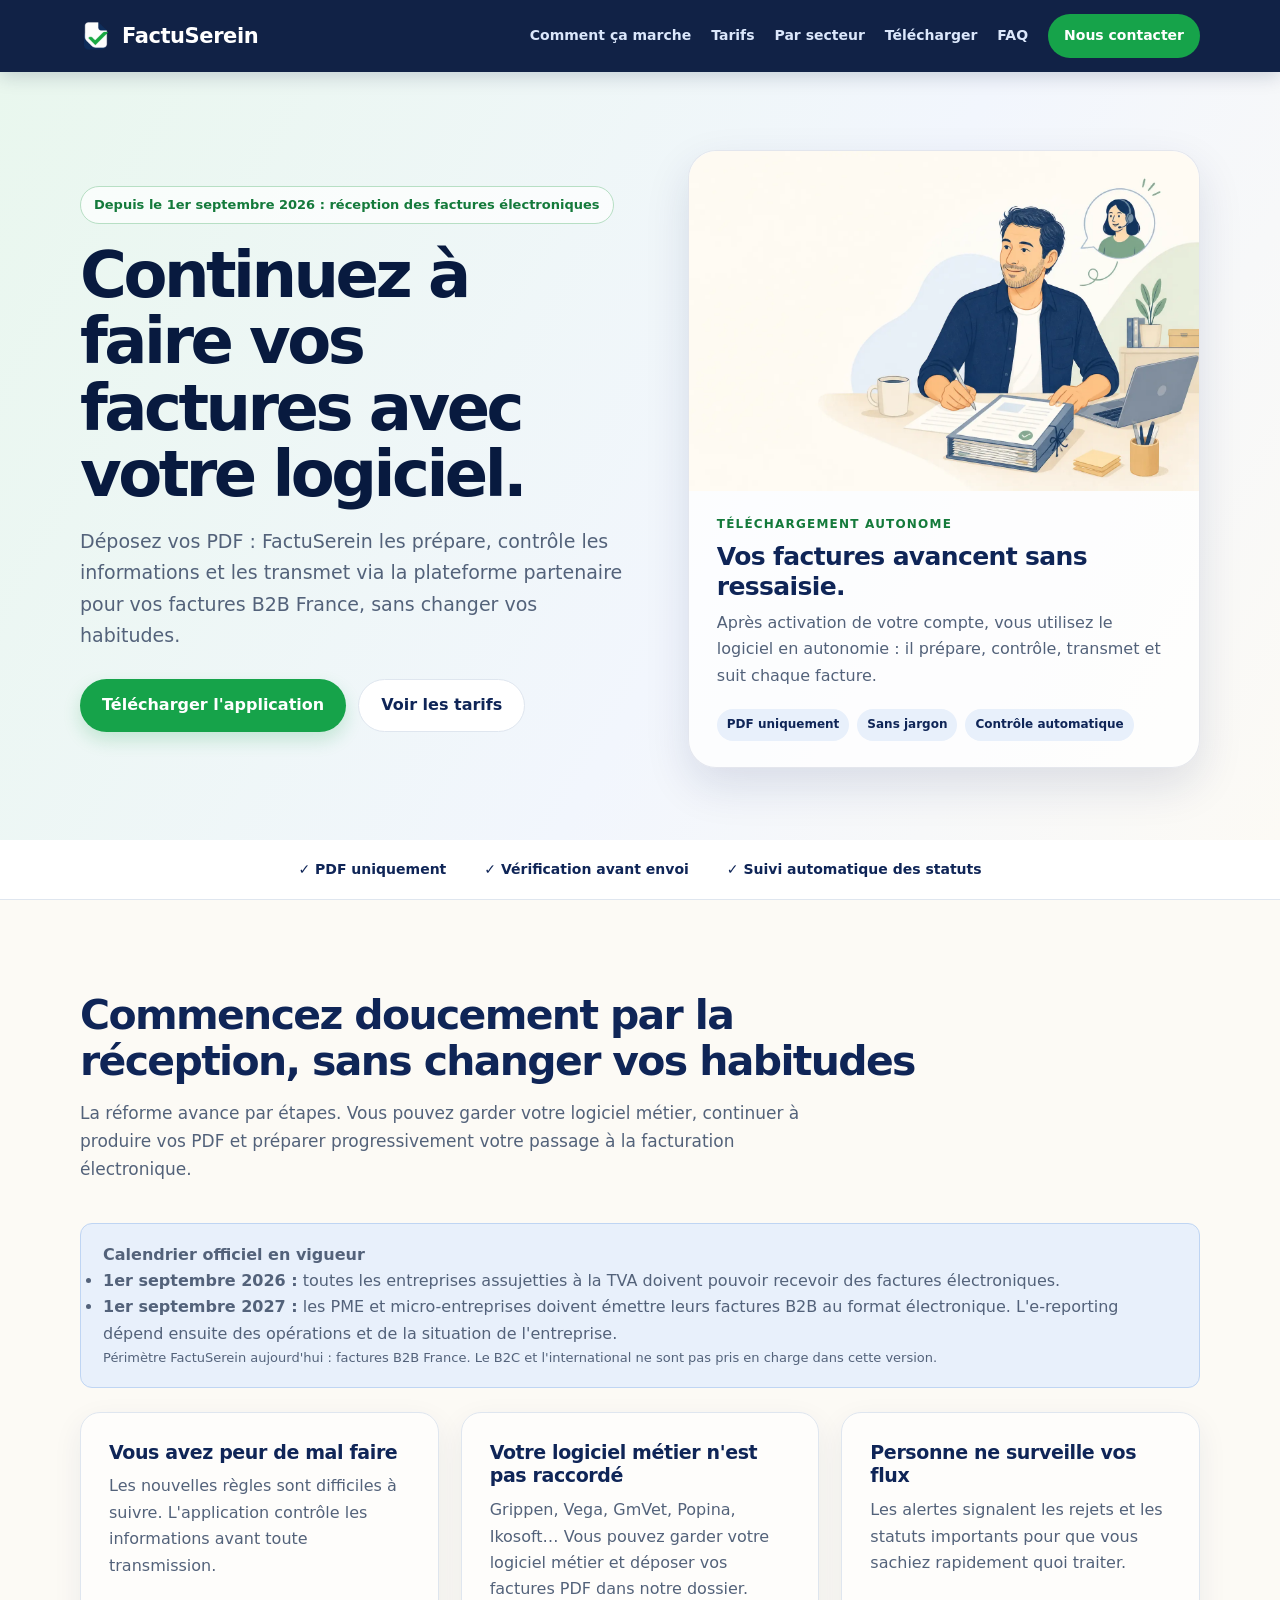
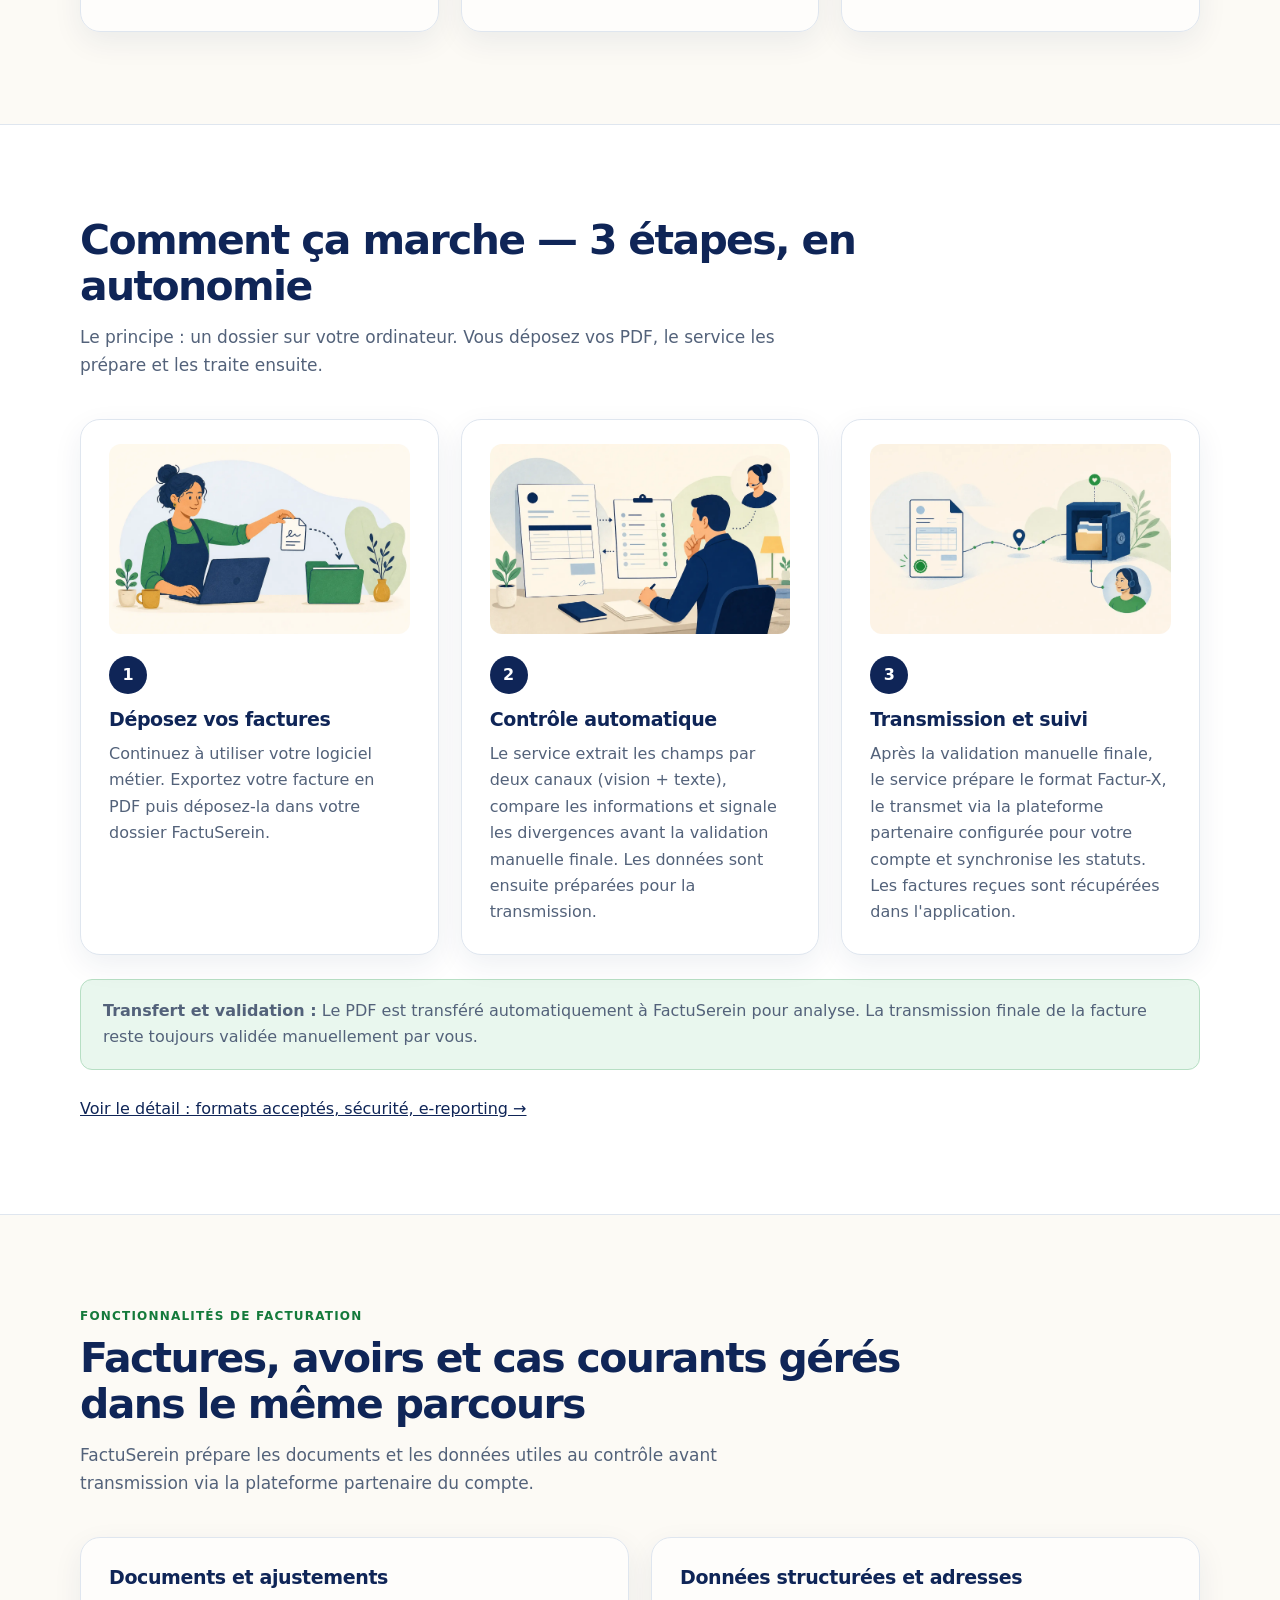
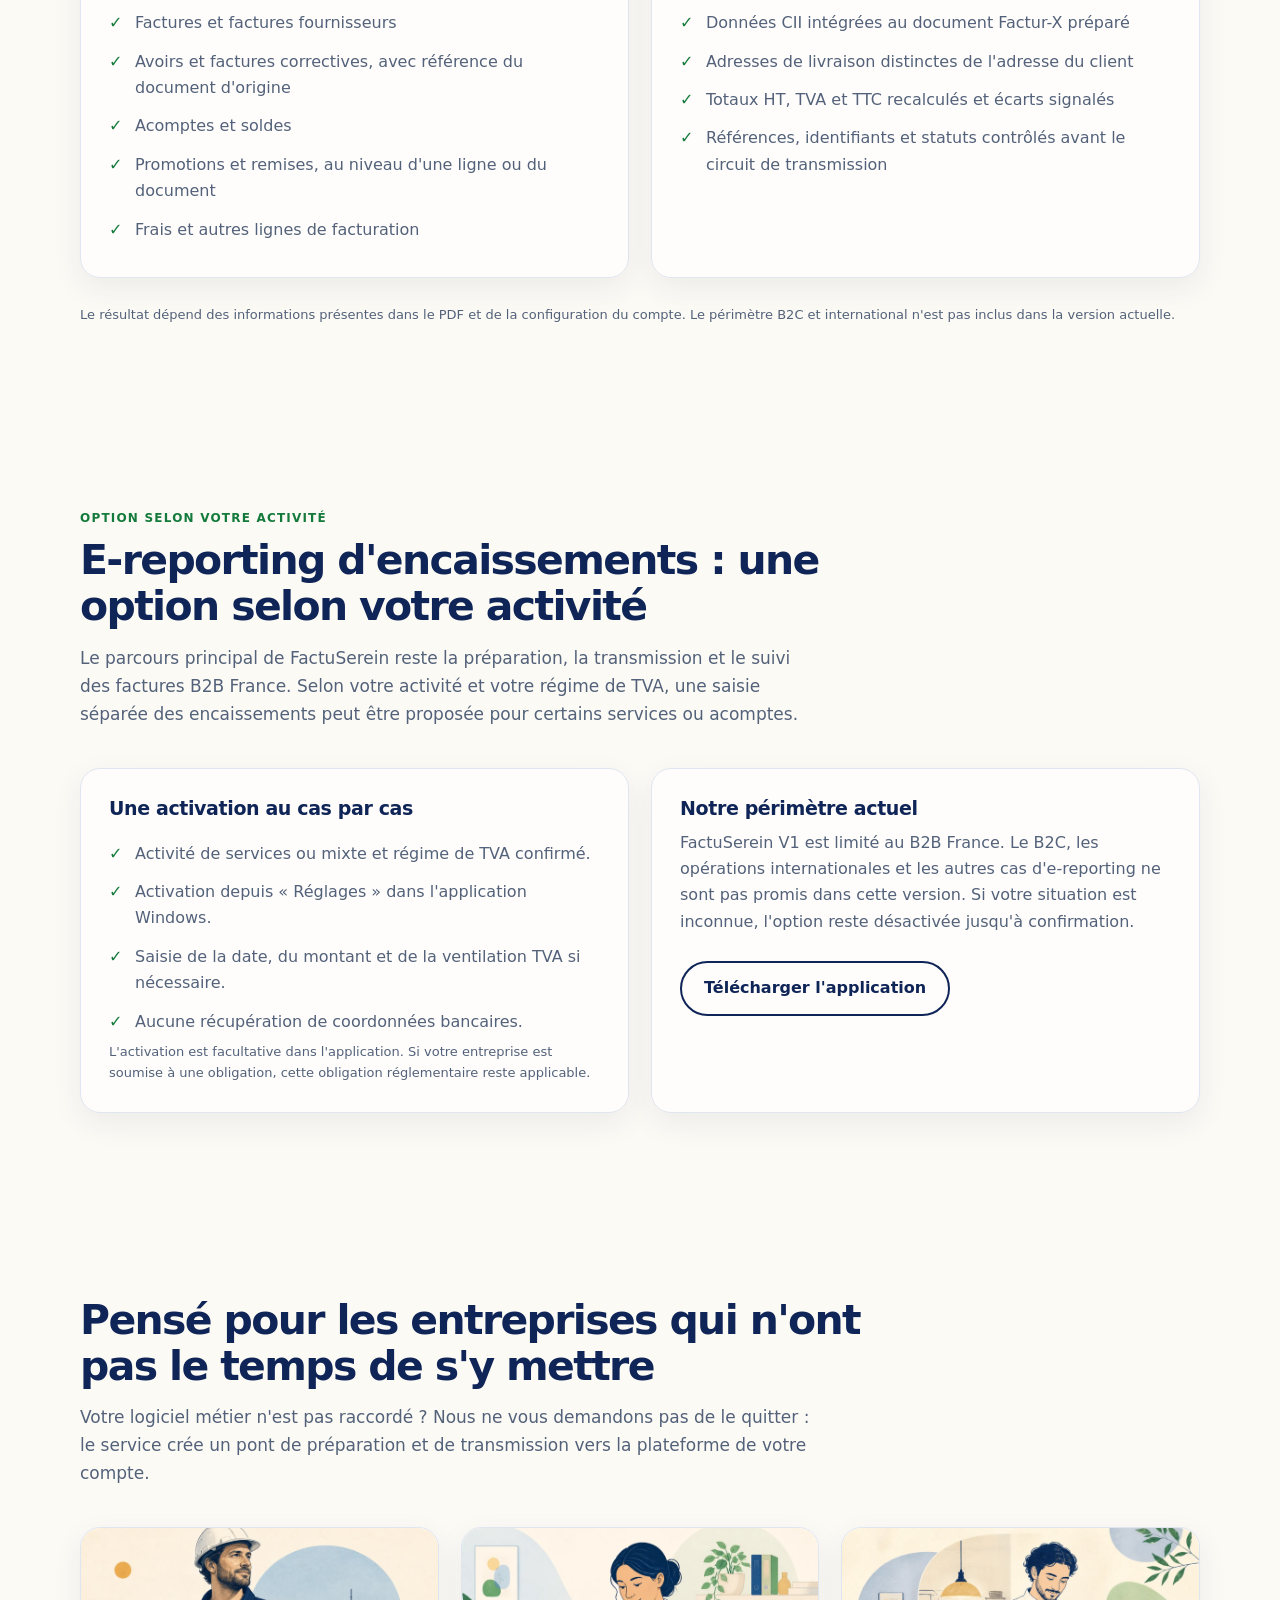
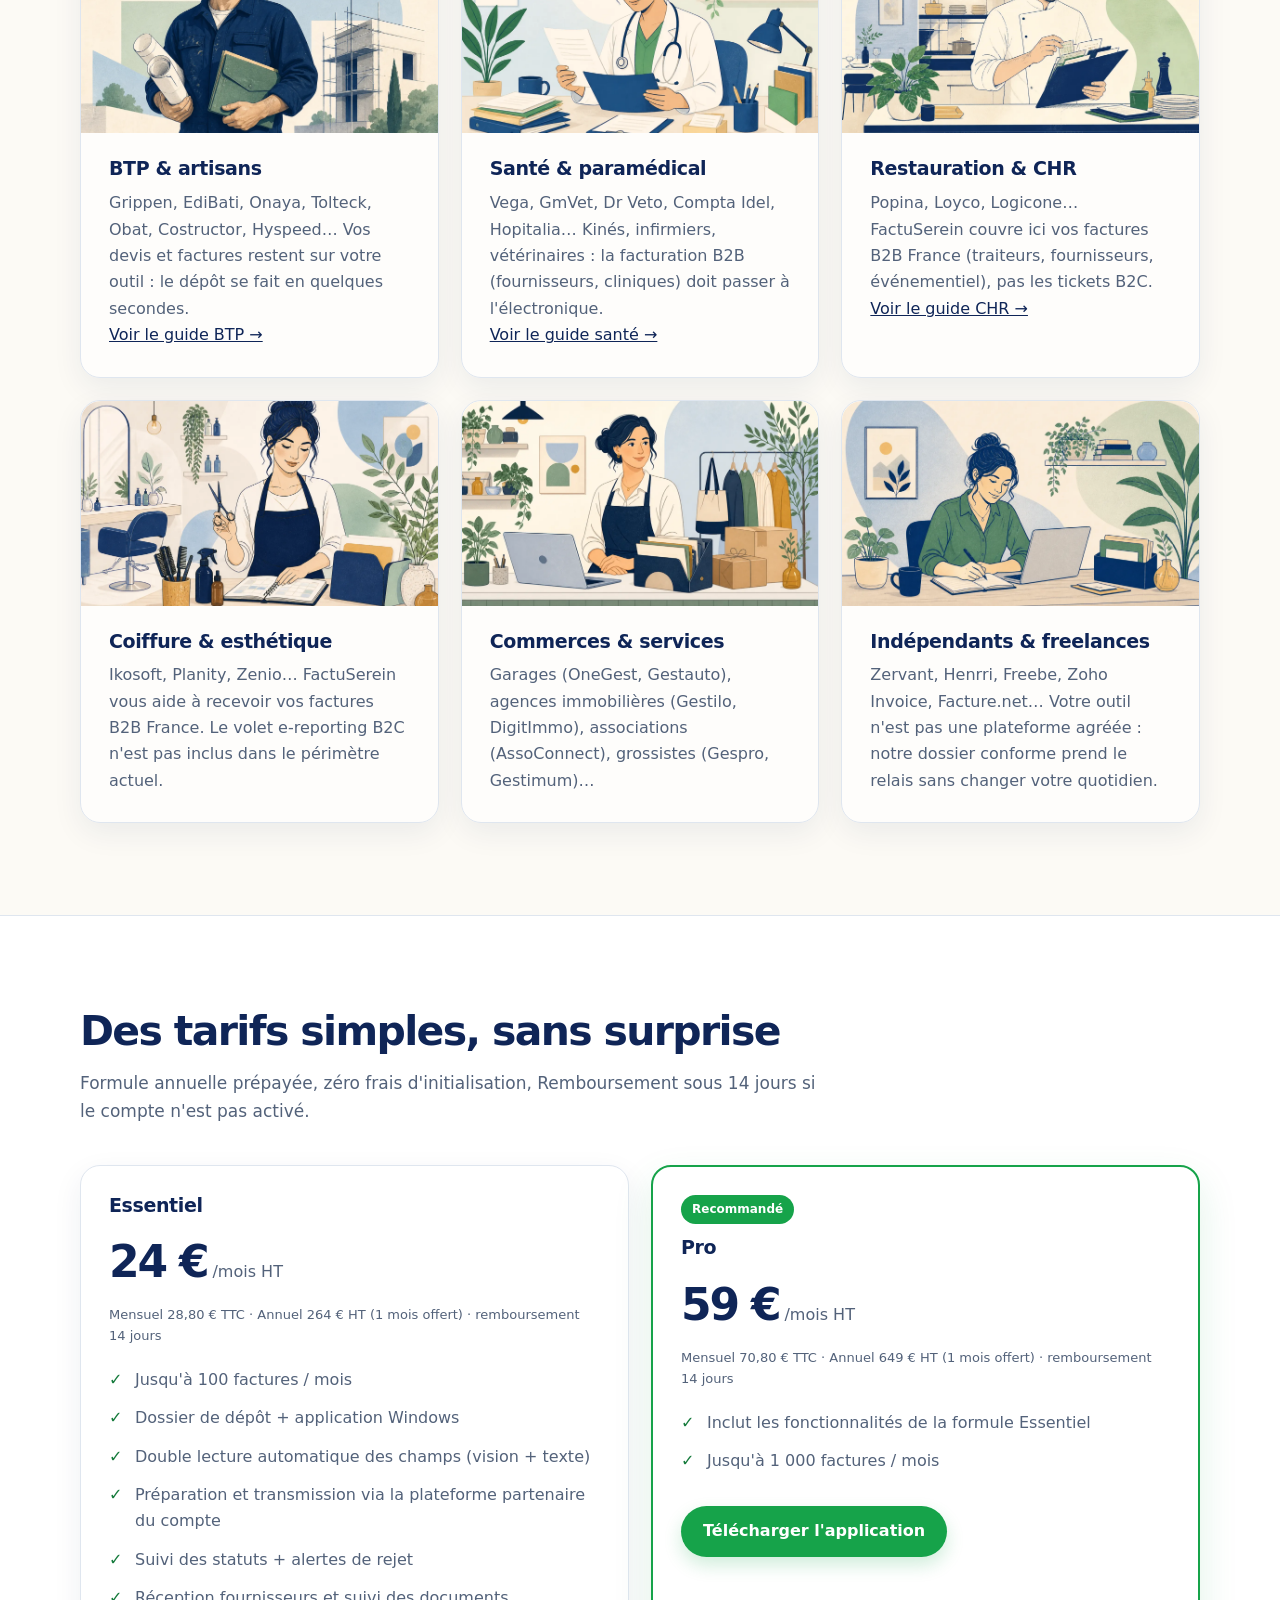
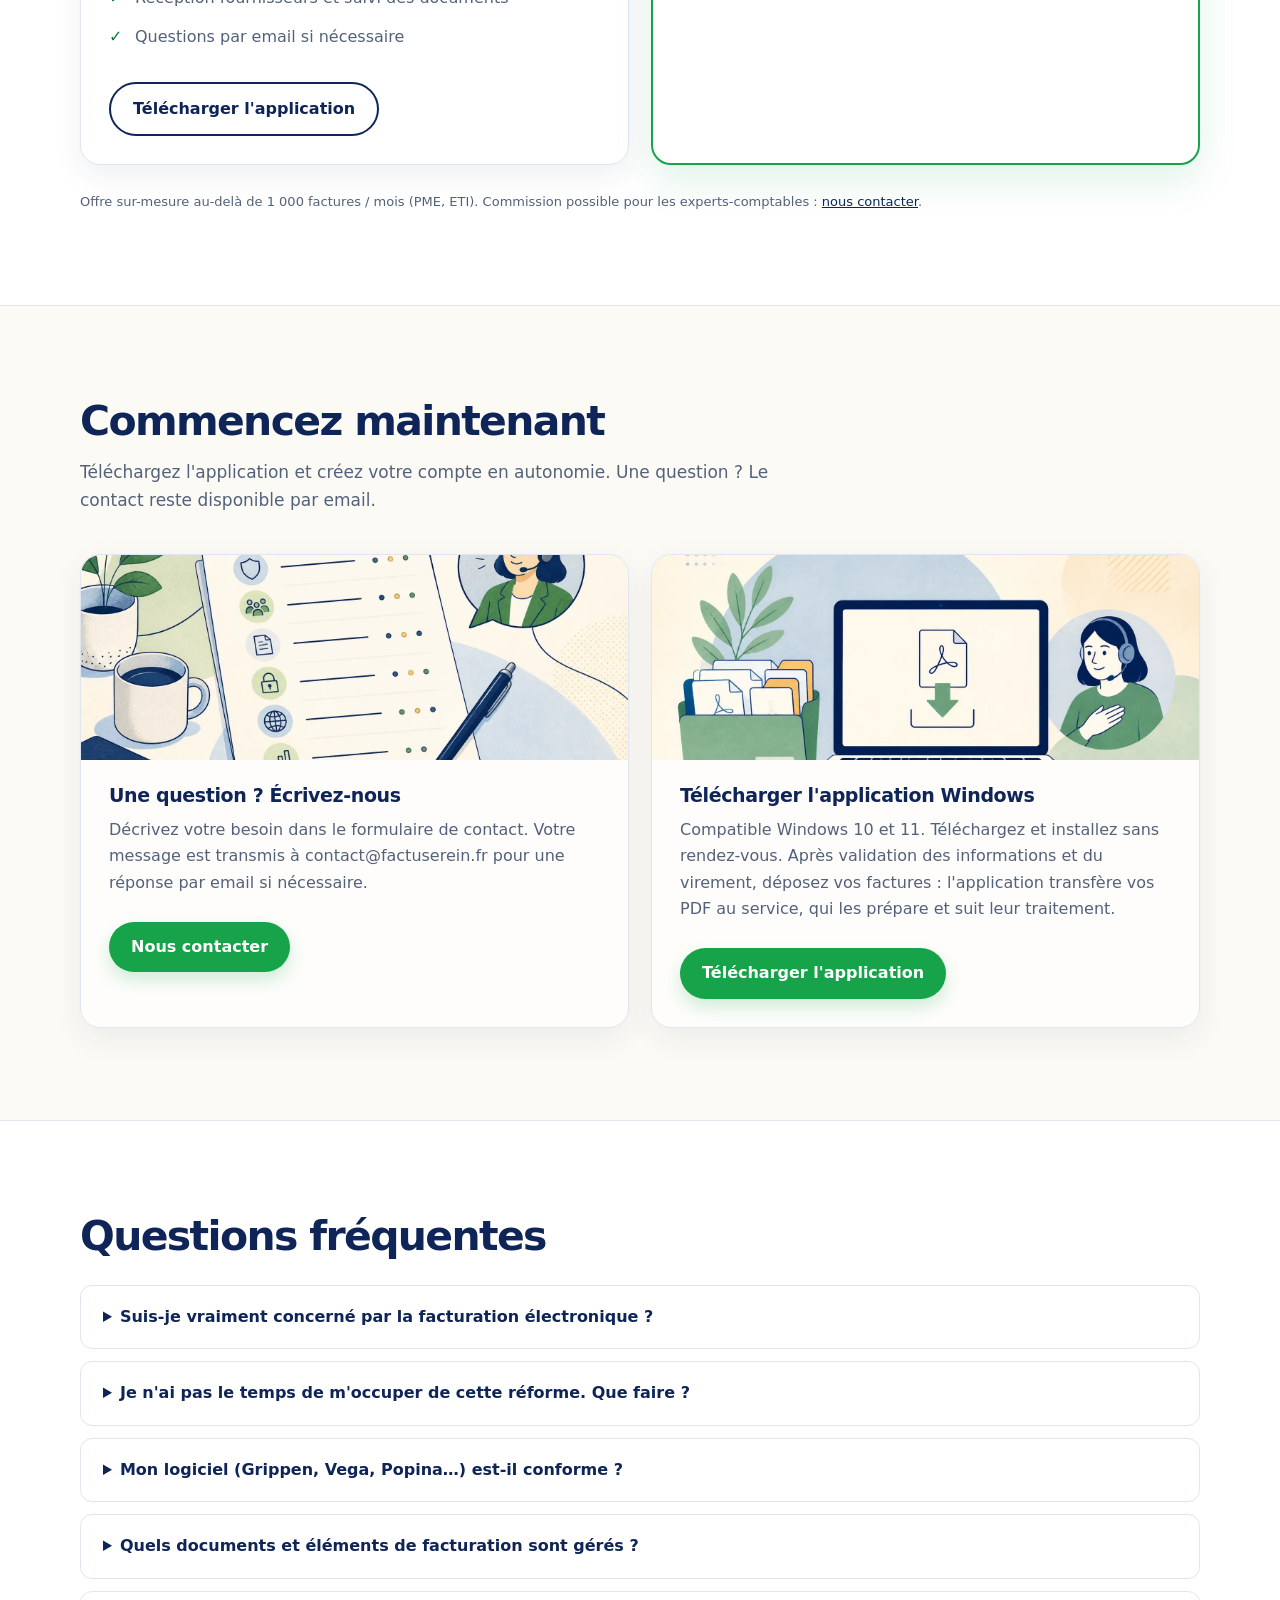
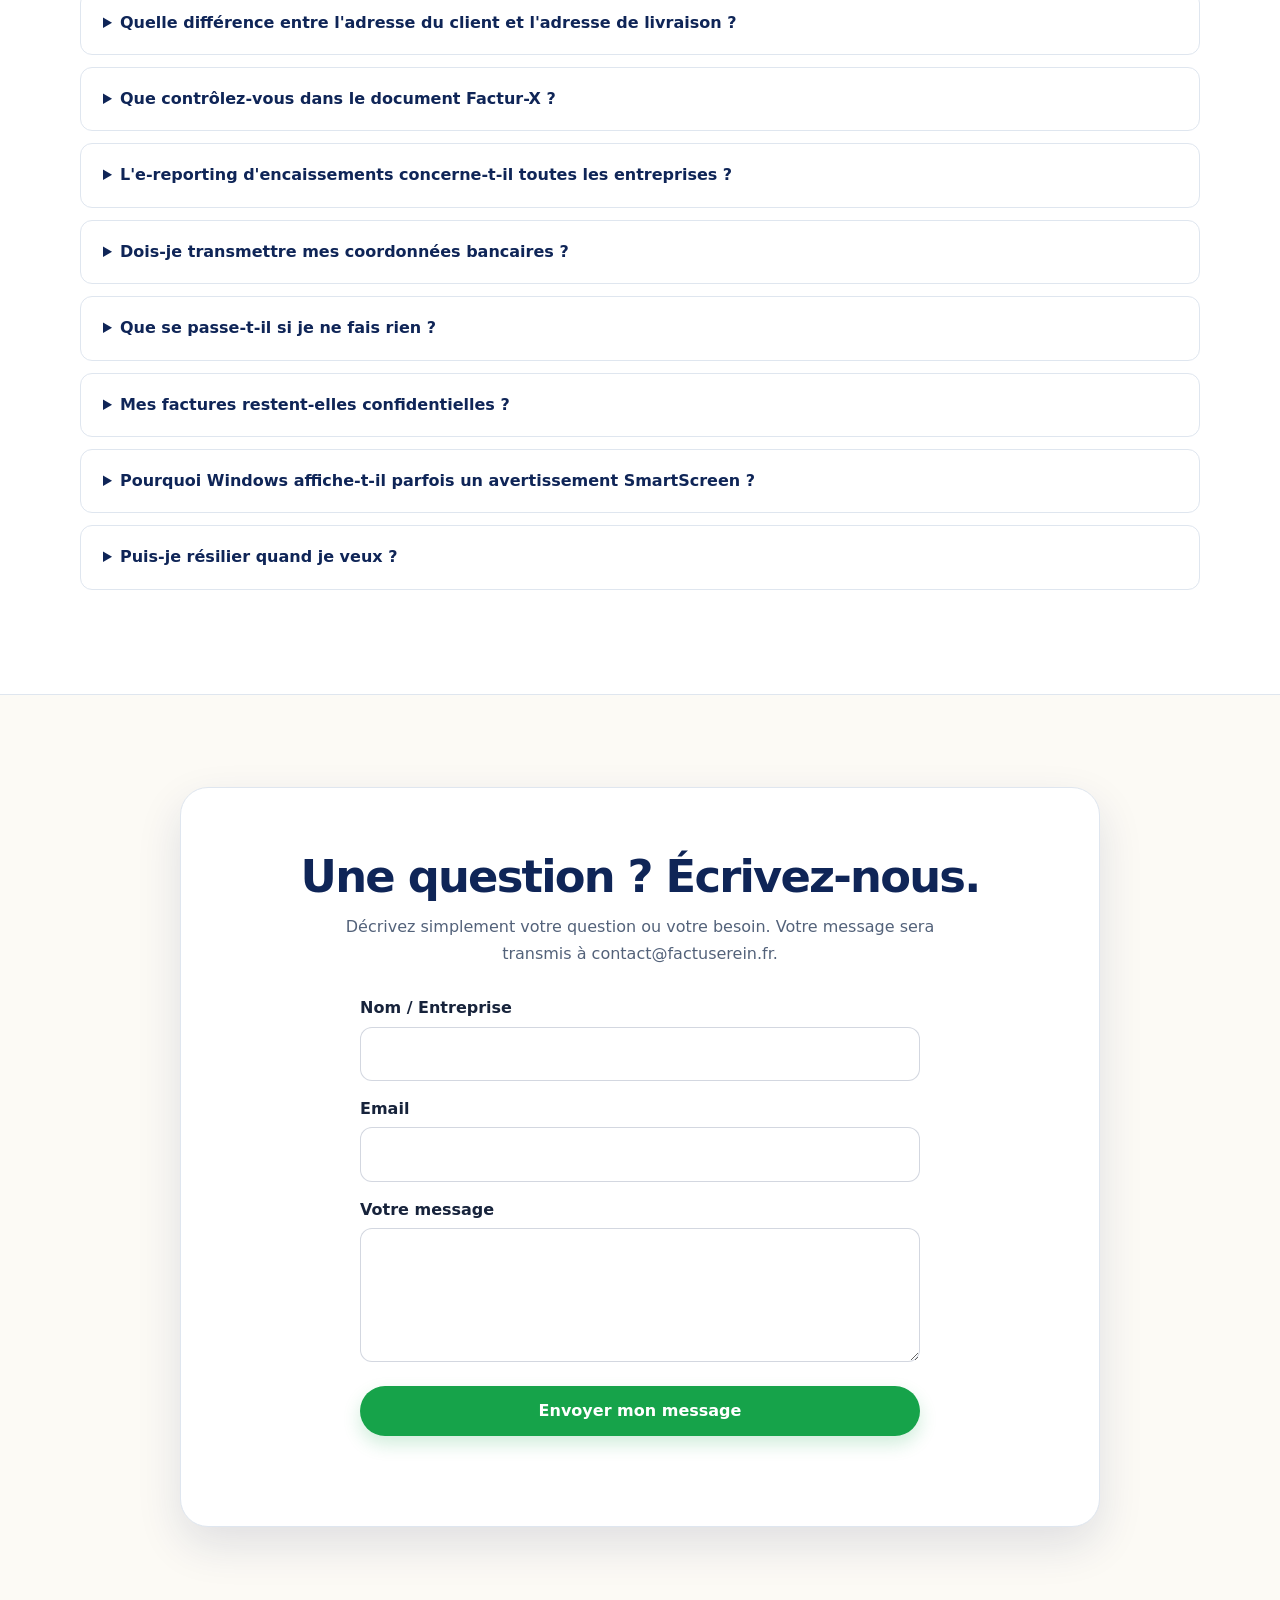
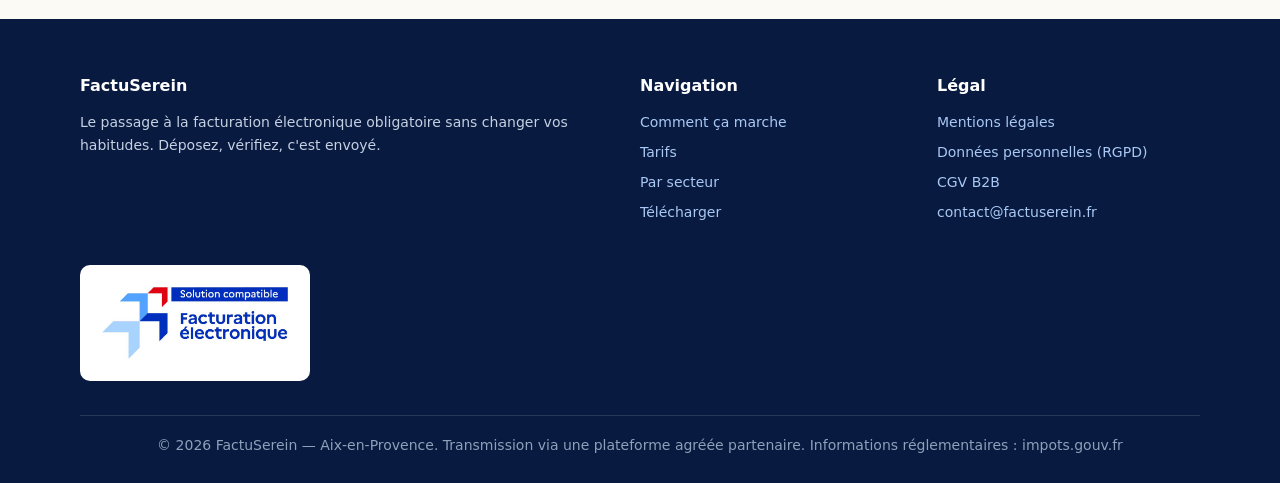
<file: index.html>
<!DOCTYPE html>
<html lang="fr">
<head>
  <meta charset="UTF-8">
  <meta name="viewport" content="width=device-width, initial-scale=1.0">
  <title>Facturation électronique B2B France pour TPE et PME | FactuSerein</title>
  <link rel="icon" type="image/png" sizes="32x32" href="assets/img/favicon-32x32.png">
<link rel="manifest" href="assets/img/site.webmanifest">
  <link rel="apple-touch-icon" href="assets/img/apple-touch-icon.png">
  <meta name="description" content="Préparez et suivez vos factures électroniques B2B France depuis Windows, sans changer votre logiciel. Contrôles, transmission et statuts dans un même parcours.">
  <meta property="og:type" content="website">
  <meta property="og:title" content="Facturation électronique B2B France pour TPE et PME | FactuSerein">
  <meta property="og:description" content="Préparez et suivez vos factures électroniques B2B France depuis Windows, sans changer votre logiciel.">
  <meta property="og:image" content="https://factuserein.fr/assets/img/og-factuserein.png">
  <meta property="og:locale" content="fr_FR">
  <meta property="og:url" content="https://factuserein.fr/">
  <meta name="twitter:card" content="summary_large_image">
  <link rel="canonical" href="https://factuserein.fr/">
  <link rel="stylesheet" href="assets/css/style.css">
</head>
<body>

<header class="site-header">
  <div class="container">
    <a href="index.html" class="brand"><img class="logo" src="assets/img/logo.png" alt="Logo FactuSerein" width="30" height="30" loading="eager"> FactuSerein</a>
    <button class="menu-toggle" aria-label="Ouvrir le menu" aria-expanded="false">☰</button>
    <nav class="main-nav">
      <a href="index.html#comment">Comment ça marche</a>
      <a href="tarifs.html">Tarifs</a>
      <a href="index.html#secteurs">Par secteur</a>
      <a href="outils/telecharger.html">Télécharger</a>
      <a href="index.html#faq">FAQ</a>
      <a href="index.html#contact" class="cta">Nous contacter</a>
    </nav>
  </div>
</header>

<section class="hero">
  <div class="container">
    <div>
      <span class="badge-urgence" id="js-jours">Réception obligatoire à partir du 1er septembre 2026</span>
      <h1>Continuez à faire vos factures avec votre logiciel.</h1>
      <p class="lead">
        Déposez vos PDF : FactuSerein les prépare, contrôle les informations et les transmet
        via la plateforme partenaire pour vos factures B2B France, sans changer vos habitudes.
      </p>
      <div class="hero-actions">
        <a href="outils/telecharger.html" class="btn btn-vert">Télécharger l'application</a>
        <a href="tarifs.html" class="btn btn-blanc">Voir les tarifs</a>
      </div>
    </div>
    <div class="hero-confiance">
      <img class="illu-hero" src="assets/img/hero-premium.webp" alt="Une dirigeante de TPE prépare ses factures avec l'application FactuSerein" width="1536" height="1024" loading="eager">
      <p class="hero-confiance-label">Téléchargement autonome</p>
      <h2>Vos factures avancent sans ressaisie.</h2>
      <p>Après activation de votre compte, vous utilisez le logiciel en autonomie : il prépare, contrôle, transmet et suit chaque facture.</p>
      <div class="hero-confiance-tags">
        <span>PDF uniquement</span>
        <span>Sans jargon</span>
        <span>Contrôle automatique</span>
      </div>
    </div>
  </div>
</section>

<div class="trust-strip">
  <div class="container">
    <span>✓ PDF uniquement</span>
    <span>✓ Vérification avant envoi</span>
    <span>✓ Suivi automatique des statuts</span>
  </div>
</div>

<section class="section" id="probleme">
  <div class="container">
    <h2>Commencez doucement par la réception, sans changer vos habitudes</h2>
    <p class="sous-titre">La réforme avance par étapes. Vous pouvez garder votre logiciel métier, continuer à produire vos PDF et préparer progressivement votre passage à la facturation électronique.</p>
    <div class="encart marge">
      <strong>Calendrier officiel en vigueur</strong>
      <ul>
        <li><strong>1er septembre 2026 :</strong> toutes les entreprises assujetties à la TVA doivent pouvoir recevoir des factures électroniques.</li>
        <li><strong>1er septembre 2027 :</strong> les PME et micro-entreprises doivent émettre leurs factures B2B au format électronique. L'e-reporting dépend ensuite des opérations et de la situation de l'entreprise.</li>
      </ul>
      <p class="entretien">Périmètre FactuSerein aujourd'hui : factures B2B France. Le B2C et l'international ne sont pas pris en charge dans cette version.</p>
    </div>
    <div class="grille grille-3">
      <div class="carte">
        <h3>Vous avez peur de mal faire</h3>
        <p>Les nouvelles règles sont difficiles à suivre. L'application contrôle les informations avant toute transmission.</p>
      </div>
      <div class="carte">
        <h3>Votre logiciel métier n'est pas raccordé</h3>
        <p>Grippen, Vega, GmVet, Popina, Ikosoft… Vous pouvez garder votre logiciel métier et déposer vos factures PDF dans notre dossier.</p>
      </div>
      <div class="carte">
        <h3>Personne ne surveille vos flux</h3>
        <p>Les alertes signalent les rejets et les statuts importants pour que vous sachiez rapidement quoi traiter.</p>
      </div>
    </div>
  </div>
</section>

<section class="section alt" id="comment">
  <div class="container">
      <h2>Comment ça marche — 3 étapes, en autonomie</h2>
    <p class="sous-titre">Le principe : un dossier sur votre ordinateur. Vous déposez vos PDF, le service les prépare et les traite ensuite.</p>
    <div class="grille grille-3">
      <div class="carte">
        <img class="illu" src="assets/img/etape1-premium.webp" alt="Une professionnelle dépose une facture PDF dans son dossier" width="1536" height="1024" loading="lazy">
        <div class="num">1</div>
        <h3>Déposez vos factures</h3>
        <p>Continuez à utiliser votre logiciel métier. Exportez votre facture en PDF puis déposez-la dans votre dossier FactuSerein.</p>
      </div>
      <div class="carte">
        <img class="illu" src="assets/img/etape2-premium.webp" alt="Un professionnel compare une facture avec une liste de vérification" width="1536" height="1024" loading="lazy">
        <div class="num">2</div>
        <h3>Contrôle automatique</h3>
        <p>Le service extrait les champs par deux canaux (vision + texte), compare les informations et signale les divergences avant la validation manuelle finale. Les données sont ensuite préparées pour la transmission.</p>
      </div>
      <div class="carte">
        <img class="illu" src="assets/img/etape3-premium.webp" alt="Une facture suit un chemin sécurisé jusqu'à son archivage" width="1536" height="1024" loading="lazy">
        <div class="num">3</div>
        <h3>Transmission et suivi</h3>
        <p>Après la validation manuelle finale, le service prépare le format Factur-X, le transmet via la plateforme partenaire configurée pour votre compte et synchronise les statuts. Les factures reçues sont récupérées dans l'application.</p>
      </div>
    </div>
    <div class="encart vert marge">
      <strong>Transfert et validation :</strong> Le PDF est transféré automatiquement à FactuSerein pour analyse. La transmission finale de la facture reste toujours validée manuellement par vous.
    </div>
    <p class="marge"><a href="comment-ca-marche.html">Voir le détail : formats acceptés, sécurité, e-reporting →</a></p>
  </div>
</section>

<section class="section" id="documents">
  <div class="container">
    <p class="eyebrow">Fonctionnalités de facturation</p>
    <h2>Factures, avoirs et cas courants gérés dans le même parcours</h2>
    <p class="sous-titre">FactuSerein prépare les documents et les données utiles au contrôle avant transmission via la plateforme partenaire du compte.</p>
    <div class="grille grille-2">
      <div class="carte">
        <h3>Documents et ajustements</h3>
        <ul>
          <li>Factures et factures fournisseurs</li>
          <li>Avoirs et factures correctives, avec référence du document d'origine</li>
          <li>Acomptes et soldes</li>
          <li>Promotions et remises, au niveau d'une ligne ou du document</li>
          <li>Frais et autres lignes de facturation</li>
        </ul>
      </div>
      <div class="carte">
        <h3>Données structurées et adresses</h3>
        <ul>
          <li>Données CII intégrées au document Factur-X préparé</li>
          <li>Adresses de livraison distinctes de l'adresse du client</li>
          <li>Totaux HT, TVA et TTC recalculés et écarts signalés</li>
          <li>Références, identifiants et statuts contrôlés avant le circuit de transmission</li>
        </ul>
      </div>
    </div>
    <p class="entretien marge">Le résultat dépend des informations présentes dans le PDF et de la configuration du compte. Le périmètre B2C et international n'est pas inclus dans la version actuelle.</p>
  </div>
</section>

<section class="section" id="ereporting">
  <div class="container">
    <p class="eyebrow">Option selon votre activité</p>
    <h2>E-reporting d'encaissements : une option selon votre activité</h2>
    <p class="sous-titre">Le parcours principal de FactuSerein reste la préparation, la transmission et le suivi des factures B2B France. Selon votre activité et votre régime de TVA, une saisie séparée des encaissements peut être proposée pour certains services ou acomptes.</p>
    <div class="grille grille-2 marge">
      <div class="carte">
        <h3>Une activation au cas par cas</h3>
        <ul>
          <li>Activité de services ou mixte et régime de TVA confirmé.</li>
          <li>Activation depuis « Réglages » dans l'application Windows.</li>
          <li>Saisie de la date, du montant et de la ventilation TVA si nécessaire.</li>
          <li>Aucune récupération de coordonnées bancaires.</li>
        </ul>
        <p class="entretien">L'activation est facultative dans l'application. Si votre entreprise est soumise à une obligation, cette obligation réglementaire reste applicable.</p>
      </div>
      <div class="carte">
        <h3>Notre périmètre actuel</h3>
        <p>FactuSerein V1 est limité au B2B France. Le B2C, les opérations internationales et les autres cas d'e-reporting ne sont pas promis dans cette version. Si votre situation est inconnue, l'option reste désactivée jusqu'à confirmation.</p>
        <p class="marge"><a href="outils/telecharger.html" class="btn btn-outline">Télécharger l'application</a></p>
      </div>
    </div>
  </div>
</section>

<section class="section" id="secteurs">
  <div class="container">
    <h2>Pensé pour les entreprises qui n'ont pas le temps de s'y mettre</h2>
    <p class="sous-titre">Votre logiciel métier n'est pas raccordé ? Nous ne vous demandons pas de le quitter : le service crée un pont de préparation et de transmission vers la plateforme de votre compte.</p>
    <div class="grille grille-3">
      <div class="carte">
        <img class="illu-carte" src="assets/img/btp-premium.webp" alt="Artisan du bâtiment avec ses plans et ses documents" width="1536" height="1024" loading="lazy">
        <h3>BTP & artisans</h3>
        <p>Grippen, EdiBati, Onaya, Tolteck, Obat, Costructor, Hyspeed… Vos devis et factures restent sur votre outil : le dépôt se fait en quelques secondes.</p>
        <p><a href="secteurs/btp.html">Voir le guide BTP →</a></p>
      </div>
      <div class="carte">
        <img class="illu-carte" src="assets/img/sante-premium.webp" alt="Professionnelle de santé avec ses documents administratifs" width="1536" height="1024" loading="lazy">
        <h3>Santé & paramédical</h3>
        <p>Vega, GmVet, Dr Veto, Compta Idel, Hopitalia… Kinés, infirmiers, vétérinaires : la facturation B2B (fournisseurs, cliniques) doit passer à l'électronique.</p>
        <p><a href="secteurs/sante.html">Voir le guide santé →</a></p>
      </div>
      <div class="carte">
        <img class="illu-carte" src="assets/img/restauration-premium.webp" alt="Chef dans son restaurant avec un dossier de factures" width="1536" height="1024" loading="lazy">
        <h3>Restauration & CHR</h3>
        <p>Popina, Loyco, Logicone… FactuSerein couvre ici vos factures B2B France (traiteurs, fournisseurs, événementiel), pas les tickets B2C.</p>
        <p><a href="secteurs/restauration.html">Voir le guide CHR →</a></p>
      </div>
      <div class="carte">
        <img class="illu-carte" src="assets/img/coiffure-premium.webp" alt="Coiffeuse dans son salon avec son carnet de rendez-vous" width="1536" height="1024" loading="lazy">
        <h3>Coiffure & esthétique</h3>
        <p>Ikosoft, Planity, Zenio… FactuSerein vous aide à recevoir vos factures B2B France. Le volet e-reporting B2C n'est pas inclus dans le périmètre actuel.</p>
      </div>
      <div class="carte">
        <img class="illu-carte" src="assets/img/commerces-premium.webp" alt="Commerçante dans sa boutique avec ses documents organisés" width="1536" height="1024" loading="lazy">
        <h3>Commerces & services</h3>
        <p>Garages (OneGest, Gestauto), agences immobilières (Gestilo, DigitImmo), associations (AssoConnect), grossistes (Gespro, Gestimum)…</p>
      </div>
      <div class="carte">
        <img class="illu-carte" src="assets/img/freelance-premium.webp" alt="Indépendante travaillant depuis son bureau avec ses factures" width="1536" height="1024" loading="lazy">
        <h3>Indépendants & freelances</h3>
        <p>Zervant, Henrri, Freebe, Zoho Invoice, Facture.net… Votre outil n'est pas une plateforme agréée : notre dossier conforme prend le relais sans changer votre quotidien.</p>
      </div>
    </div>
  </div>
</section>

<section class="section alt" id="tarifs">
  <div class="container">
    <h2>Des tarifs simples, sans surprise</h2>
    <p class="sous-titre">Formule annuelle prépayée, zéro frais d'initialisation, Remboursement sous 14 jours si le compte n'est pas activé.</p>
    <div class="grille grille-2">
      <div class="carte">
        <h3>Essentiel</h3>
        <p class="prix">24 €<span> /mois HT</span></p>
        <p class="entretien">Mensuel 28,80 € TTC · Annuel 264 € HT (1 mois offert) · remboursement 14 jours</p>
        <ul>
          <li>Jusqu'à 100 factures / mois</li>
          <li>Dossier de dépôt + application Windows</li>
          <li>Double lecture automatique des champs (vision + texte)</li>
          <li>Préparation et transmission via la plateforme partenaire du compte</li>
          <li>Suivi des statuts + alertes de rejet</li>
          <li>Réception fournisseurs et suivi des documents</li>
          <li>Questions par email si nécessaire</li>
        </ul>
        <p class="marge"><a href="outils/telecharger.html" class="btn btn-outline">Télécharger l'application</a></p>
      </div>
      <div class="carte mise-en-avant">
        <span class="etiquette">Recommandé</span>
        <h3>Pro</h3>
        <p class="prix">59 €<span> /mois HT</span></p>
        <p class="entretien">Mensuel 70,80 € TTC · Annuel 649 € HT (1 mois offert) · remboursement 14 jours</p>
        <ul>
          <li>Inclut les fonctionnalités de la formule Essentiel</li>
          <li>Jusqu'à 1 000 factures / mois</li>
        </ul>
        <p class="marge"><a href="outils/telecharger.html" class="btn btn-vert">Télécharger l'application</a></p>
      </div>
    </div>
    <p class="marge entretien">Offre sur-mesure au-delà de 1 000 factures / mois (PME, ETI). Commission possible pour les experts-comptables : <a href="#contact">nous contacter</a>.</p>
  </div>
</section>

<section class="section" id="validateur">
  <div class="container">
    <h2>Commencez maintenant</h2>
    <p class="sous-titre">Téléchargez l'application et créez votre compte en autonomie. Une question ? Le contact reste disponible par email.</p>
    <div class="grille grille-2">
      <div class="carte">
        <img class="illu-carte" src="assets/img/diagnostic-premium.webp" alt="Un échange avec l'équipe FactuSerein" width="600" height="661" loading="lazy">
        <h3>Une question ? Écrivez-nous</h3>
        <p>Décrivez votre besoin dans le formulaire de contact. Votre message est transmis à contact@factuserein.fr pour une réponse par email si nécessaire.</p>
        <p class="marge"><a href="#contact" class="btn btn-vert">Nous contacter</a></p>
      </div>
      <div class="carte">
        <img class="illu-carte" src="assets/img/telecharger-premium.webp" alt="Télécharger l'application Windows FactuSerein" width="700" height="533" loading="lazy">
        <h3>Télécharger l'application Windows</h3>
        <p>Compatible Windows 10 et 11. Téléchargez et installez sans rendez-vous. Après validation des informations et du virement, déposez vos factures : l'application transfère vos PDF au service, qui les prépare et suit leur traitement.</p>
        <p class="marge"><a href="outils/telecharger.html" class="btn btn-vert">Télécharger l'application</a></p>
      </div>
    </div>
  </div>
</section>

<section class="section alt" id="faq">
  <div class="container">
    <h2>Questions fréquentes</h2>
    <div class="faq marge">
      <details>
        <summary>Suis-je vraiment concerné par la facturation électronique ?</summary>
        <p>Toute entreprise assujettie à la TVA établie en France est concernée, quelle que soit sa taille. À partir du <strong>1er septembre 2026</strong>, vous devez pouvoir <strong>recevoir</strong> des factures électroniques via une plateforme agréée. Au <strong>1er septembre 2027</strong>, les PME et micro-entreprises devront <strong>émettre</strong> leurs factures B2B au format électronique. L'e-reporting dépend des opérations concernées et de votre situation. Le périmètre actuel de FactuSerein est limité au <strong>B2B France</strong>.</p>
      </details>
      <details>
        <summary>Je n'ai pas le temps de m'occuper de cette réforme. Que faire ?</summary>
        <p>Vous déposez vos factures PDF et l'application automatise la préparation, la vérification, la transmission et le suivi. Vous gardez votre logiciel métier sans double saisie obligatoire.</p>
      </details>
      <details>
        <summary>Mon logiciel (Grippen, Vega, Popina…) est-il conforme ?</summary>
        <p>Si votre logiciel ne prend pas en charge le parcours attendu, vous pouvez garder votre outil : vous déposez vos factures, puis vous vérifiez les données préparées avant transmission. Le rôle exact de chaque solution et de la plateforme partenaire doit être confirmé selon votre configuration.</p>
      </details>
      <details>
        <summary>Quels documents et éléments de facturation sont gérés ?</summary>
        <p>Le parcours gère les factures, avoirs, factures correctives, acomptes, promotions et remises, ainsi que les frais. Il prépare aussi les données structurées CII dans le document Factur-X et distingue l'adresse du client de l'adresse de livraison. Les totaux HT, TVA et TTC sont contrôlés ; si une donnée ou une référence ne correspond pas, la facture reste à corriger avant transmission.</p>
      </details>
      <details>
        <summary>Quelle différence entre l'adresse du client et l'adresse de livraison ?</summary>
        <p>L'adresse du client identifie le destinataire juridique. L'adresse de livraison est séparée lorsqu'elle est indiquée sur la facture ; sinon, le destinataire est repris comme adresse de livraison par défaut dans le document structuré. Vous pouvez vérifier cette distinction dans l'écran de contrôle.</p>
      </details>
      <details>
        <summary>Que contrôlez-vous dans le document Factur-X ?</summary>
        <p>Le service vérifie la structure XML CII, les parties émetteur et destinataire, les identifiants, les dates, les lignes, les catégories de TVA, les totaux et les références utiles. Un rapport de pré-contrôle de la plateforme est demandé avant transmission quand il est disponible pour votre compte.</p>
      </details>
      <details>
        <summary>L'e-reporting d'encaissements concerne-t-il toutes les entreprises ?</summary>
        <p>Non. Le module d'e-reporting d'encaissements peut concerner certaines prestations de services et certains acomptes lorsque la TVA est exigible à l'encaissement. Il est désactivé par défaut et s'active dans l'application après confirmation de votre situation. Cette activation est facultative dans le logiciel, mais elle ne supprime pas une obligation réglementaire si votre entreprise est concernée. Dans cette version, le produit reste limité au B2B France : les ventes B2C et les opérations internationales ne sont pas gérées.</p>
      </details>
      <details>
        <summary>Dois-je transmettre mes coordonnées bancaires ?</summary>
        <p>Non. L'application demande uniquement la date et le montant de l'encaissement, avec une ventilation de TVA si elle est nécessaire. Elle ne collecte ni IBAN ni relevé bancaire.</p>
      </details>
      <details>
        <summary>Que se passe-t-il si je ne fais rien ?</summary>
        <p>Les obligations, échéances et sanctions dépendent de votre situation et de la réglementation en vigueur. Le service peut vous aider à structurer un parcours de préparation et de suivi ; il ne remplace pas une vérification juridique, fiscale ou comptable.</p>
      </details>
      <details>
        <summary>Mes factures restent-elles confidentielles ?</summary>
        <p>Oui. Vos fichiers sont chiffrés en transit et traités uniquement pour la préparation, la transmission et le suivi de vos factures. Détails dans notre <a href="legal/rgpd.html">politique de confidentialité</a> et dans les mentions légales disponibles dans l'application.</p>
      </details>
      <details>
        <summary>Pourquoi Windows affiche-t-il parfois un avertissement SmartScreen ?</summary>
        <p>Lors des premières versions, Windows peut afficher « Windows a protégé votre PC » ou « application non reconnue » lorsque la signature de l'éditeur ou la réputation du fichier n'est pas encore établie. La signature de l'éditeur et le parcours de publication Microsoft sont en cours : cette version n'est donc pas présentée comme déjà certifiée par Microsoft. Téléchargez uniquement l'installeur depuis notre page officielle, vérifiez son empreinte SHA-256 affichée sur la page Télécharger et ne désactivez pas SmartScreen. Une politique d'entreprise peut empêcher le contournement de l'avertissement.</p>
        <p><a href="https://learn.microsoft.com/fr-fr/windows/apps/package-and-deploy/smartscreen-reputation" target="_blank" rel="noopener">Voir les explications Microsoft sur SmartScreen</a></p>
      </details>
      <details>
        <summary>Puis-je résilier quand je veux ?</summary>
        <p><strong>Formule mensuelle</strong> : les modalités figurent dans la version contractuelle affichée avant souscription. <strong>Formule annuelle</strong> : le prix et les conditions de sortie sont également précisés dans cette version. Les règles de conservation des factures restent à vérifier selon votre contrat et vos obligations.</p>
      </details>
    </div>
  </div>
</section>

<section class="section" id="contact">
  <div class="container">
    <div class="cta-final contact-card">
      <h2>Une question ? Écrivez-nous.</h2>
      <p>Décrivez simplement votre question ou votre besoin. Votre message sera transmis à contact@factuserein.fr.</p>
      <form id="c-form">
        <label for="c-nom">Nom / Entreprise</label>
        <input type="text" id="c-nom" name="nom" required>
        <label for="c-email">Email</label>
        <input type="email" id="c-email" name="email" required>
        <label for="c-message">Votre message</label>
        <textarea id="c-message" name="message" rows="4" required></textarea>
        <button type="submit" class="btn btn-vert">Envoyer mon message</button>
        <p id="c-statut"></p>
      </form>
      <script>
        document.getElementById('c-form').addEventListener('submit', async function (e) {
          e.preventDefault();
          var statut = document.getElementById('c-statut');
          statut.textContent = 'Envoi en cours…';
          try {
            var rep = await fetch('https://1vevdqrgm9.execute-api.eu-west-3.amazonaws.com/api/v1/contact', {
              method: 'POST',
              body: new FormData(e.target)
            });
            var d = await rep.json();
            statut.textContent = d.message || (d.ok ? 'Message envoyé.' : 'Erreur.');
            if (d.ok) e.target.reset();
          } catch (err) {
            statut.textContent = 'Envoi impossible — écrivez-nous à contact@factuserein.fr.';
          }
        });
      </script>
    </div>
  </div>
</section>

<footer class="site-footer">
  <div class="container">
    <div>
      <h4>FactuSerein</h4>
      <p>Le passage à la facturation électronique obligatoire sans changer vos habitudes. Déposez, vérifiez, c'est envoyé.</p>
    </div>
    <div>
      <h4>Navigation</h4>
      <a href="index.html#comment">Comment ça marche</a>
      <a href="tarifs.html">Tarifs</a>
      <a href="index.html#secteurs">Par secteur</a>
      <a href="outils/telecharger.html">Télécharger</a>
    </div>
    <div>
      <h4>Légal</h4>
      <a href="legal/mentions-legales.html">Mentions légales</a>
      <a href="legal/rgpd.html">Données personnelles (RGPD)</a>
      <a href="legal/cgv.html">CGV B2B</a>
      <a href="mailto:contact@factuserein.fr">contact@factuserein.fr</a>
    </div>
    <img class="logo-officiel" src="assets/img/solution-compatible.png" alt="Logo Solution compatible — Facturation électronique" width="230" height="107" loading="lazy">
    <p class="mentions">© <span class="js-annee">2026</span> FactuSerein — Aix-en-Provence. Transmission via une plateforme agréée partenaire. Informations réglementaires : impots.gouv.fr</p>
  </div>
</footer>

<script src="assets/js/main.js"></script>
<script type="application/ld+json">
{
  "@context": "https://schema.org",
  "@graph": [
    {
      "@type": "Organization",
      "@id": "https://factuserein.fr/#organization",
      "name": "FactuSerein",
      "url": "https://factuserein.fr/",
      "logo": "https://factuserein.fr/assets/img/logo.png",
      "email": "contact@factuserein.fr",
      "areaServed": "FR",
      "contactPoint": {
        "@type": "ContactPoint",
        "contactType": "customer support",
        "email": "contact@factuserein.fr",
        "availableLanguage": "fr"
      }
    },
    {
      "@type": "WebSite",
      "@id": "https://factuserein.fr/#website",
      "url": "https://factuserein.fr/",
      "name": "FactuSerein",
      "publisher": {"@id": "https://factuserein.fr/#organization"},
      "inLanguage": "fr-FR"
    }
  ]
}
</script>
<script type="application/ld+json">
{
  "@context": "https://schema.org",
  "@type": "FAQPage",
  "mainEntity": [
    {"@type": "Question", "name": "Que se passe-t-il si je ne fais rien ?", "acceptedAnswer": {"@type": "Answer", "text": "Défaut de réception : amende de 500 € puis 1 000 € par trimestre après mise en demeure. Défaut d'émission : 50 € par facture (plafond 15 000 €/an). Une clause de bienveillance exonère la première infraction réparée spontanément ou sous 30 jours."}},
    {"@type": "Question", "name": "Pourquoi Windows affiche-t-il parfois un avertissement SmartScreen ?", "acceptedAnswer": {"@type": "Answer", "text": "Lors des premières versions, Windows peut afficher une application non reconnue lorsque la signature de l'éditeur ou la réputation du fichier n'est pas encore établie. La signature de l'éditeur et le parcours de publication Microsoft sont en cours : cette version n'est pas présentée comme déjà certifiée par Microsoft. Téléchargez l'installeur depuis la page officielle, vérifiez son empreinte SHA-256 et ne désactivez pas SmartScreen."}},
    {"@type": "Question", "name": "Puis-je résilier quand je veux ?", "acceptedAnswer": {"@type": "Answer", "text": "Formule mensuelle : oui, à tout moment (mois en cours dû). Formule annuelle : Remboursement sous 14 jours si le compte n'est pas activé, puis engagement jusqu'au terme de l'année (1 mois offert)."}},
    {"@type": "Question", "name": "Mes factures restent-elles confidentielles ?", "acceptedAnswer": {"@type": "Answer", "text": "Oui. Vos fichiers sont chiffrés en transit et traités uniquement pour la préparation, la transmission et le suivi de vos factures."}},
    {"@type": "Question", "name": "L'e-reporting d'encaissements concerne-t-il toutes les entreprises ?", "acceptedAnswer": {"@type": "Answer", "text": "Non. Le module d'e-reporting d'encaissements peut concerner certaines prestations de services et certains acomptes lorsque la TVA est exigible à l'encaissement. Il est désactivé par défaut. Son activation est facultative dans le logiciel, mais une obligation réglementaire reste applicable si l'entreprise est concernée. Dans cette version, le produit reste limité au B2B France : les ventes B2C et les opérations internationales ne sont pas gérées."}},
    {"@type": "Question", "name": "Dois-je transmettre mes coordonnées bancaires ?", "acceptedAnswer": {"@type": "Answer", "text": "Non. L'application demande uniquement la date et le montant de l'encaissement, avec une ventilation de TVA si nécessaire ; elle ne collecte ni IBAN ni relevé bancaire."}}
  ]
}
</script>
</body>
</html>
</file>
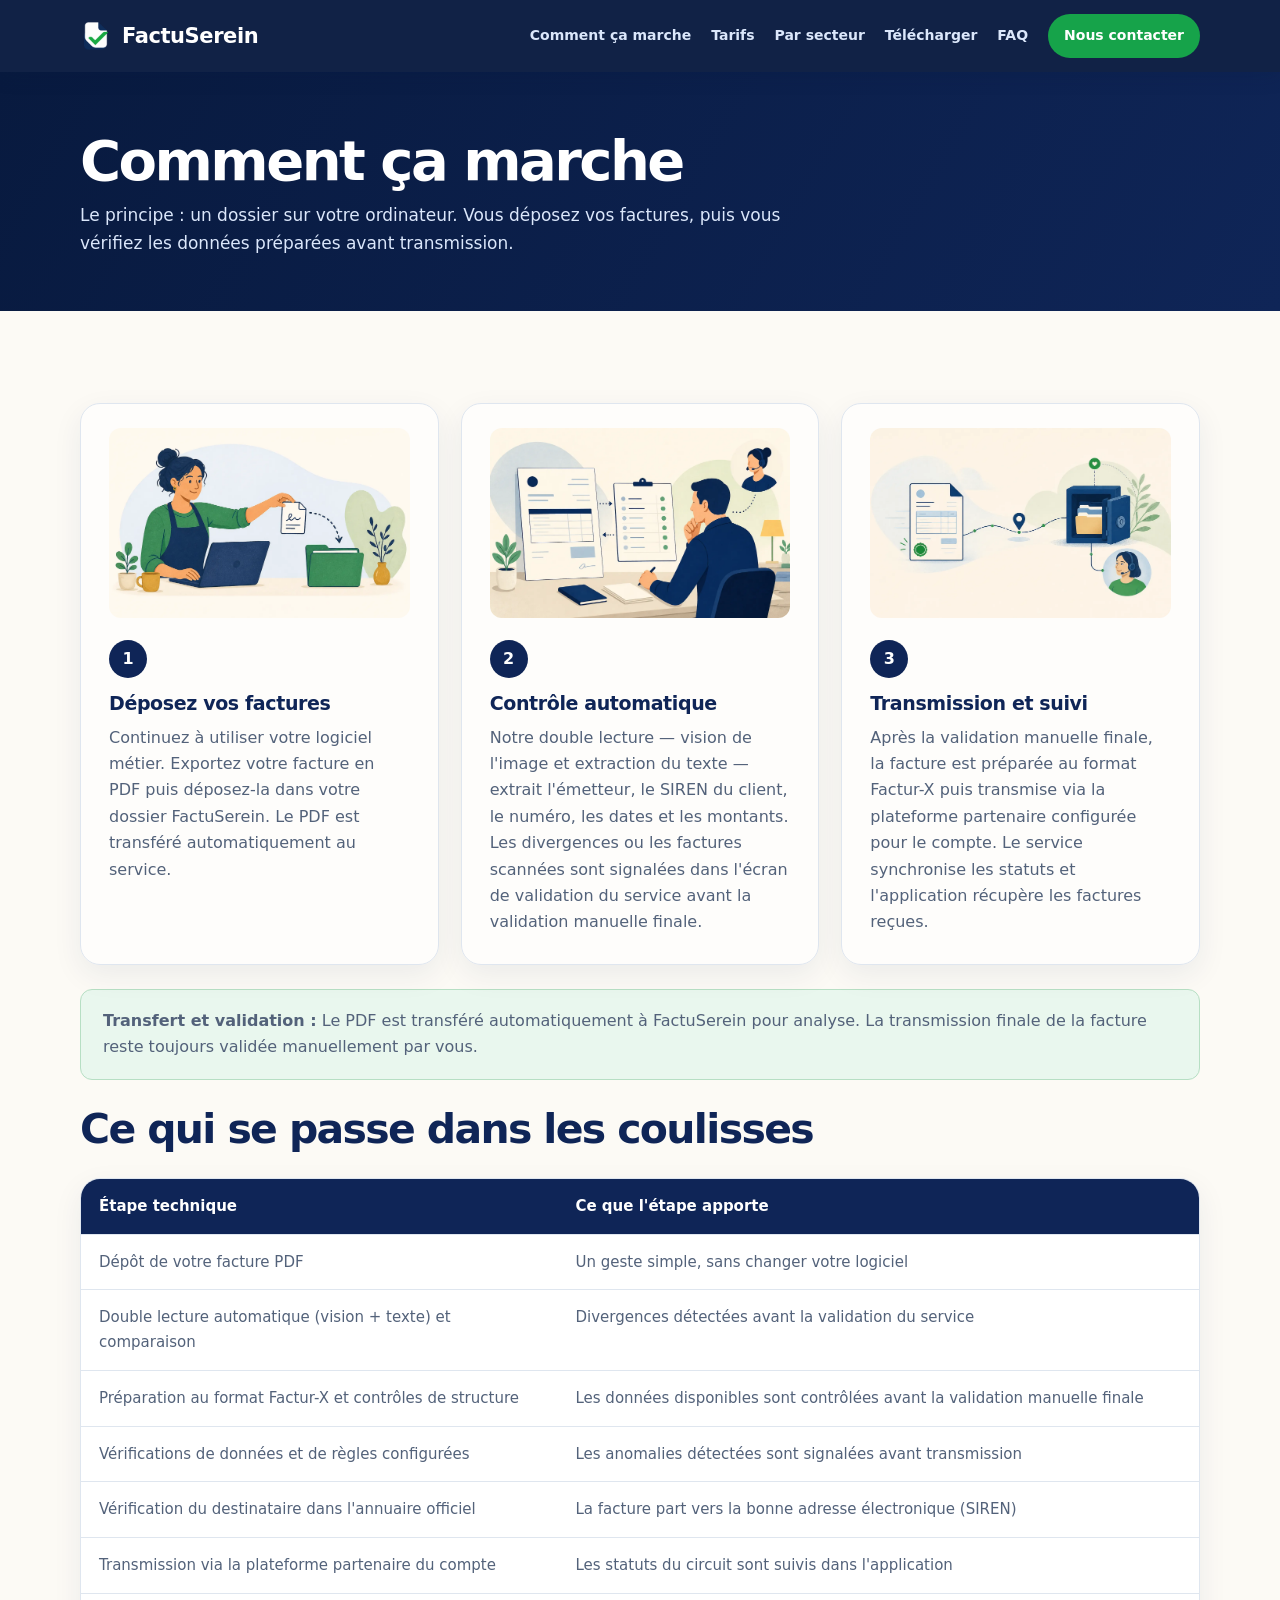
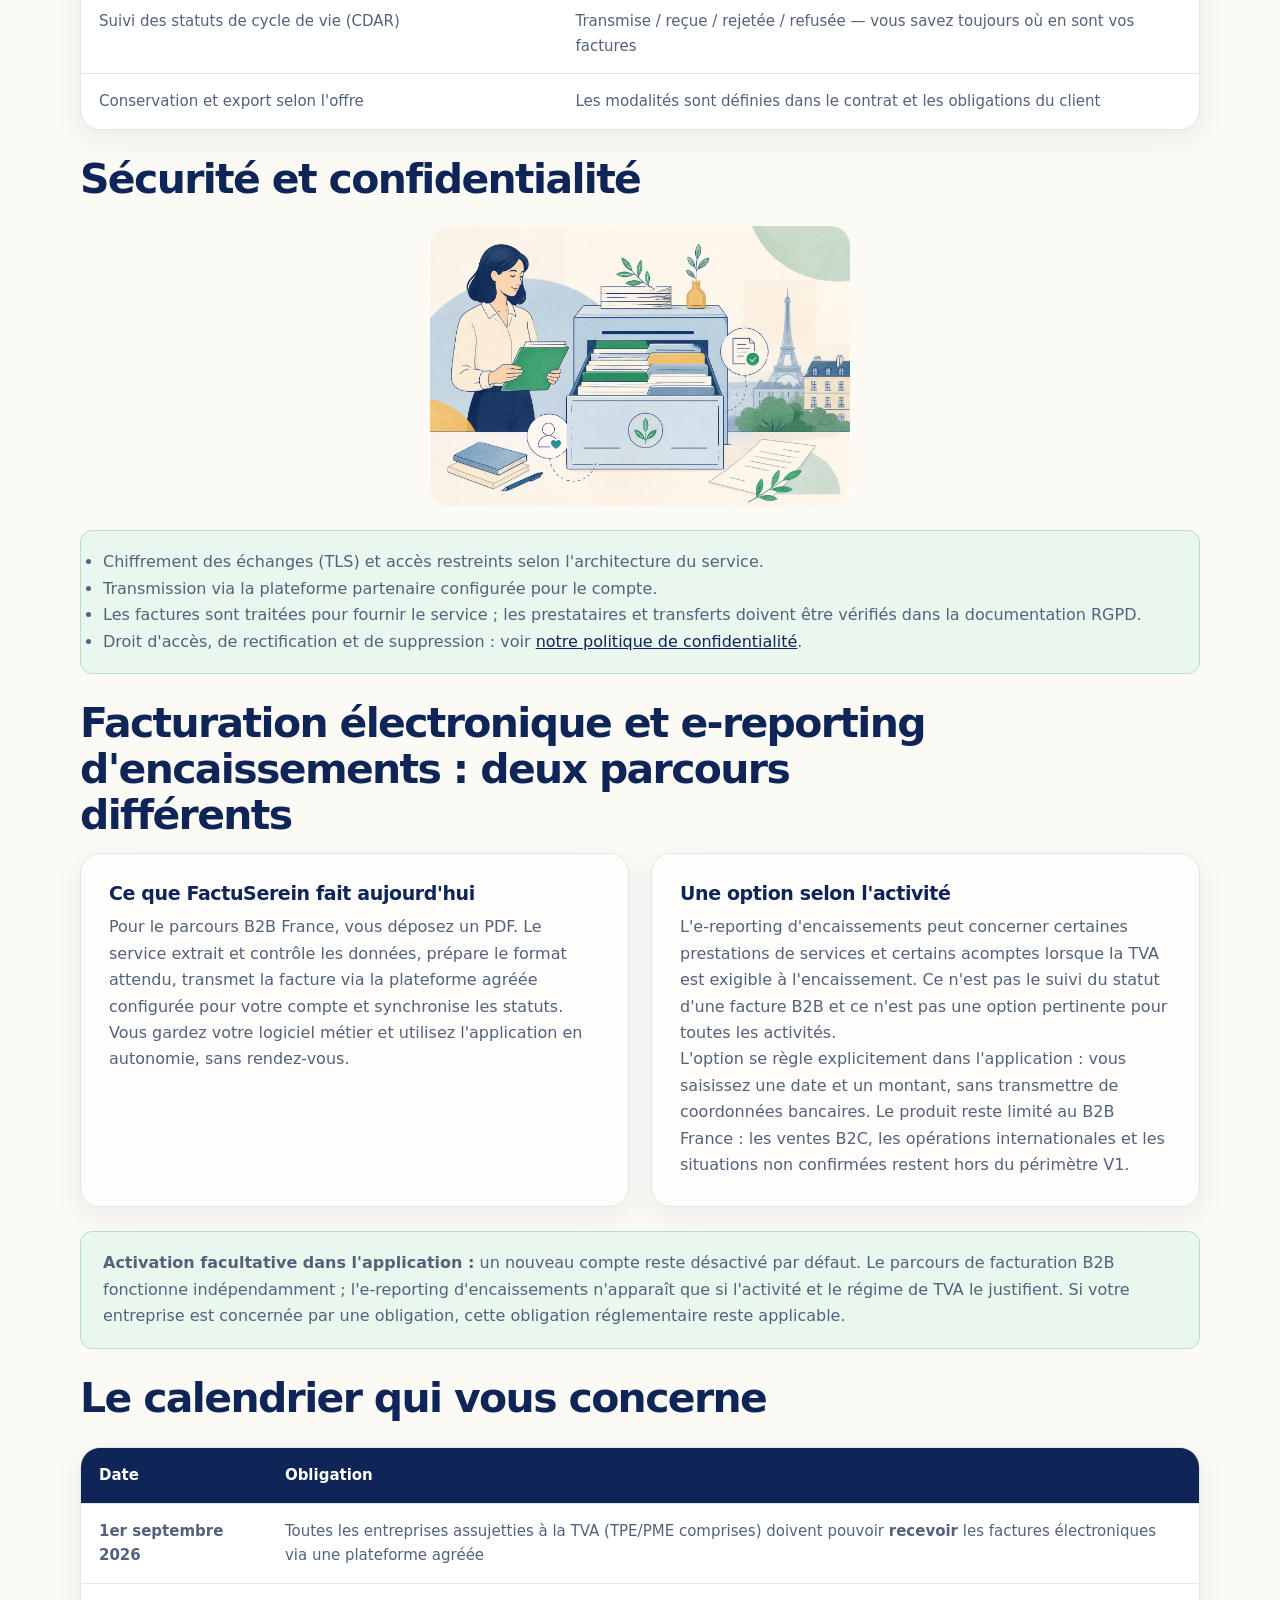
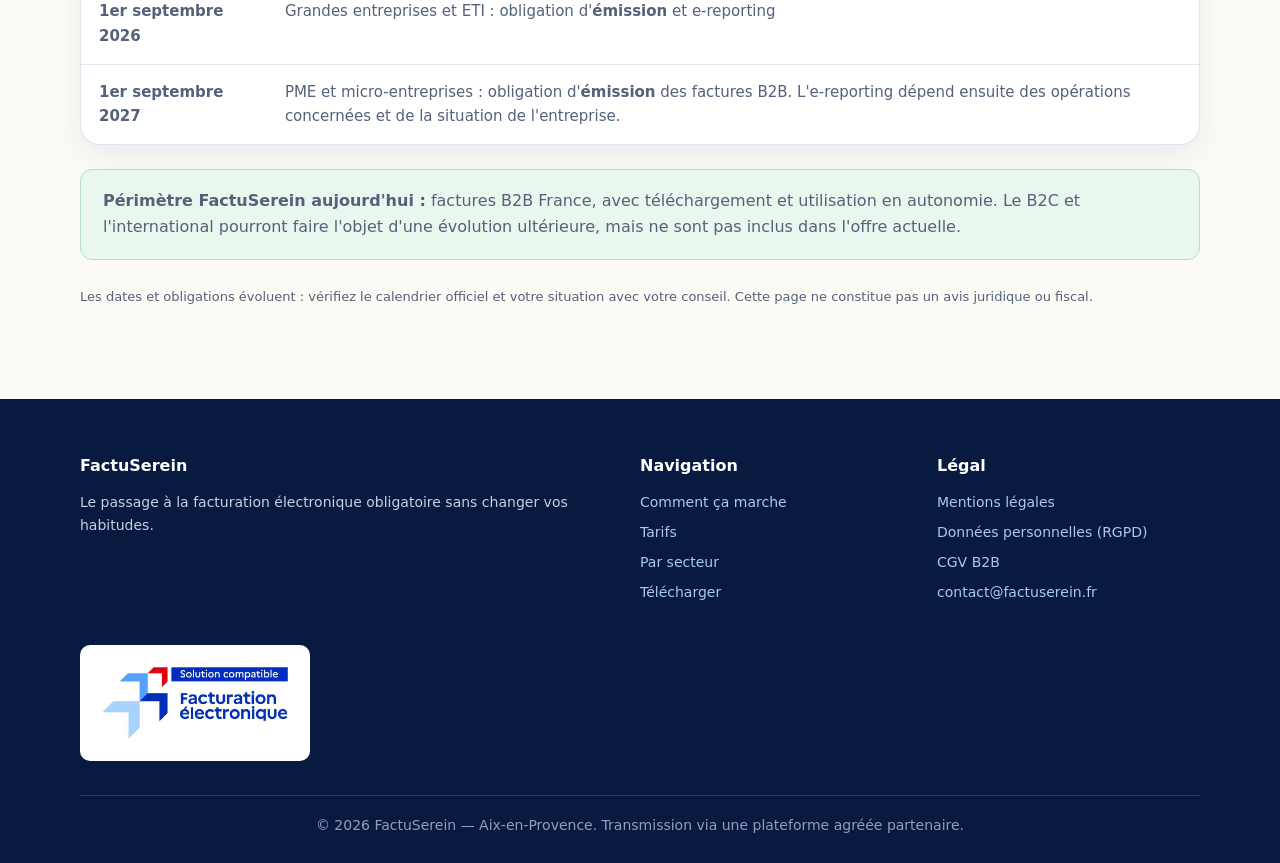
<file: comment-ca-marche.html>
<!DOCTYPE html>
<html lang="fr">
<head>
  <meta charset="UTF-8">
  <meta name="viewport" content="width=device-width, initial-scale=1.0">
  <title>Comment fonctionne la facturation électronique B2B ? | FactuSerein</title>
  <link rel="icon" type="image/png" sizes="32x32" href="assets/img/favicon-32x32.png">
<link rel="manifest" href="assets/img/site.webmanifest">
  <link rel="apple-touch-icon" href="assets/img/apple-touch-icon.png">
  <meta name="description" content="Comprenez le parcours FactuSerein : dépôt d'un PDF, extraction, contrôles, validation et transmission via une plateforme partenaire. B2B uniquement.">
  <meta property="og:type" content="website">
  <meta property="og:title" content="Comment fonctionne la facturation électronique B2B ? | FactuSerein">
  <meta property="og:description" content="Dépôt, extraction, contrôles, validation et suivi des factures B2B dans le parcours FactuSerein.">
  <meta property="og:image" content="https://factuserein.fr/assets/img/og-factuserein.png">
  <meta property="og:locale" content="fr_FR">
  <meta property="og:url" content="https://factuserein.fr/comment-ca-marche.html">
  <meta name="twitter:card" content="summary_large_image">
  <link rel="canonical" href="https://factuserein.fr/comment-ca-marche.html">
  <link rel="stylesheet" href="assets/css/style.css">
</head>
<body>

<header class="site-header">
  <div class="container">
    <a href="index.html" class="brand"><img class="logo" src="assets/img/logo.png" alt="Logo FactuSerein" width="30" height="30" loading="eager"> FactuSerein</a>
    <button class="menu-toggle" aria-label="Ouvrir le menu" aria-expanded="false">☰</button>
    <nav class="main-nav">
      <a href="index.html#comment">Comment ça marche</a>
      <a href="tarifs.html">Tarifs</a>
      <a href="index.html#secteurs">Par secteur</a>
      <a href="outils/telecharger.html">Télécharger</a>
      <a href="index.html#faq">FAQ</a>
      <a href="index.html#contact" class="cta">Nous contacter</a>
    </nav>
  </div>
</header>

<section class="page-titre">
  <div class="container">
    <h1>Comment ça marche</h1>
    <p>Le principe : un dossier sur votre ordinateur. Vous déposez vos factures, puis vous vérifiez les données préparées avant transmission.</p>
  </div>
</section>

<section class="section">
  <div class="container">
    <div class="grille grille-3">
      <div class="carte">
        <img class="illu" src="assets/img/etape1-premium.webp" alt="Déposez vos factures" width="800" height="546" loading="lazy">
        <div class="num">1</div>
        <h3>Déposez vos factures</h3>
        <p>Continuez à utiliser votre logiciel métier. Exportez votre facture en PDF puis déposez-la dans votre dossier FactuSerein. Le PDF est transféré automatiquement au service.</p>
      </div>
      <div class="carte">
        <img class="illu" src="assets/img/etape2-premium.webp" alt="Vérifiez vos champs extraits" width="700" height="524" loading="lazy">
        <div class="num">2</div>
        <h3>Contrôle automatique</h3>
        <p>Notre double lecture — vision de l'image et extraction du texte — extrait l'émetteur, le SIREN du client, le numéro, les dates et les montants. Les divergences ou les factures scannées sont signalées dans l'écran de validation du service avant la validation manuelle finale.</p>
      </div>
      <div class="carte">
        <img class="illu" src="assets/img/etape3-premium.webp" alt="Votre facture est envoyée, conforme et suivie" width="700" height="546" loading="lazy">
        <div class="num">3</div>
        <h3>Transmission et suivi</h3>
        <p>Après la validation manuelle finale, la facture est préparée au format Factur-X puis transmise via la plateforme partenaire configurée pour le compte. Le service synchronise les statuts et l'application récupère les factures reçues.</p>
      </div>
    </div>
    <div class="encart vert marge">
      <strong>Transfert et validation :</strong> Le PDF est transféré automatiquement à FactuSerein pour analyse. La transmission finale de la facture reste toujours validée manuellement par vous.
    </div>

    <h2 class="marge">Ce qui se passe dans les coulisses</h2>
    <table class="marge">
      <thead>
        <tr><th>Étape technique</th><th>Ce que l'étape apporte</th></tr>
      </thead>
      <tbody>
        <tr><td>Dépôt de votre facture PDF</td><td>Un geste simple, sans changer votre logiciel</td></tr>
        <tr><td>Double lecture automatique (vision + texte) et comparaison</td><td>Divergences détectées avant la validation du service</td></tr>
        <tr><td>Préparation au format Factur-X et contrôles de structure</td><td>Les données disponibles sont contrôlées avant la validation manuelle finale</td></tr>
        <tr><td>Vérifications de données et de règles configurées</td><td>Les anomalies détectées sont signalées avant transmission</td></tr>
        <tr><td>Vérification du destinataire dans l'annuaire officiel</td><td>La facture part vers la bonne adresse électronique (SIREN)</td></tr>
        <tr><td>Transmission via la plateforme partenaire du compte</td><td>Les statuts du circuit sont suivis dans l'application</td></tr>
        <tr><td>Suivi des statuts de cycle de vie (CDAR)</td><td>Transmise / reçue / rejetée / refusée — vous savez toujours où en sont vos factures</td></tr>
        <tr><td>Conservation et export selon l'offre</td><td>Les modalités sont définies dans le contrat et les obligations du client</td></tr>
      </tbody>
    </table>

    <h2 class="marge">Sécurité et confidentialité</h2>
    <img class="illu-securite" src="assets/img/securite-premium.webp" alt="Sécurité et confidentialité de vos factures" width="800" height="897" loading="lazy">
    <div class="encart vert">
      <ul>
        <li>Chiffrement des échanges (TLS) et accès restreints selon l'architecture du service.</li>
        <li>Transmission via la plateforme partenaire configurée pour le compte.</li>
        <li>Les factures sont traitées pour fournir le service ; les prestataires et transferts doivent être vérifiés dans la documentation RGPD.</li>
        <li>Droit d'accès, de rectification et de suppression : voir <a href="legal/rgpd.html">notre politique de confidentialité</a>.</li>
      </ul>
    </div>

    <h2 class="marge">Facturation électronique et e-reporting d'encaissements : deux parcours différents</h2>
    <div class="grille grille-2">
      <div class="carte">
        <h3>Ce que FactuSerein fait aujourd'hui</h3>
        <p>Pour le parcours B2B France, vous déposez un PDF. Le service extrait et contrôle les données, prépare le format attendu, transmet la facture via la plateforme agréée configurée pour votre compte et synchronise les statuts.</p>
        <p>Vous gardez votre logiciel métier et utilisez l'application en autonomie, sans rendez-vous.</p>
      </div>
      <div class="carte">
        <h3>Une option selon l'activité</h3>
        <p>L'e-reporting d'encaissements peut concerner certaines prestations de services et certains acomptes lorsque la TVA est exigible à l'encaissement. Ce n'est pas le suivi du statut d'une facture B2B et ce n'est pas une option pertinente pour toutes les activités.</p>
        <p>L'option se règle explicitement dans l'application : vous saisissez une date et un montant, sans transmettre de coordonnées bancaires. Le produit reste limité au B2B France : les ventes B2C, les opérations internationales et les situations non confirmées restent hors du périmètre V1.</p>
      </div>
    </div>
    <div class="encart vert marge">
      <strong>Activation facultative dans l'application :</strong> un nouveau compte reste désactivé par défaut. Le parcours de facturation B2B fonctionne indépendamment ; l'e-reporting d'encaissements n'apparaît que si l'activité et le régime de TVA le justifient. Si votre entreprise est concernée par une obligation, cette obligation réglementaire reste applicable.
    </div>

    <h2 class="marge">Le calendrier qui vous concerne</h2>
    <table class="marge">
      <thead>
        <tr><th>Date</th><th>Obligation</th></tr>
      </thead>
      <tbody>
        <tr><td><strong>1er septembre 2026</strong></td><td>Toutes les entreprises assujetties à la TVA (TPE/PME comprises) doivent pouvoir <strong>recevoir</strong> les factures électroniques via une plateforme agréée</td></tr>
        <tr><td><strong>1er septembre 2026</strong></td><td>Grandes entreprises et ETI : obligation d'<strong>émission</strong> et e-reporting</td></tr>
        <tr><td><strong>1er septembre 2027</strong></td><td>PME et micro-entreprises : obligation d'<strong>émission</strong> des factures B2B. L'e-reporting dépend ensuite des opérations concernées et de la situation de l'entreprise.</td></tr>
      </tbody>
    </table>
    <div class="encart vert marge">
      <strong>Périmètre FactuSerein aujourd'hui :</strong> factures B2B France, avec téléchargement et utilisation en autonomie. Le B2C et l'international pourront faire l'objet d'une évolution ultérieure, mais ne sont pas inclus dans l'offre actuelle.
    </div>
    <p class="entretien marge">Les dates et obligations évoluent : vérifiez le calendrier officiel et votre situation avec votre conseil. Cette page ne constitue pas un avis juridique ou fiscal.</p>
  </div>
</section>

<footer class="site-footer">
  <div class="container">
    <div>
      <h4>FactuSerein</h4>
      <p>Le passage à la facturation électronique obligatoire sans changer vos habitudes.</p>
    </div>
    <div>
      <h4>Navigation</h4>
      <a href="index.html#comment">Comment ça marche</a>
      <a href="tarifs.html">Tarifs</a>
      <a href="index.html#secteurs">Par secteur</a>
      <a href="outils/telecharger.html">Télécharger</a>
    </div>
    <div>
      <h4>Légal</h4>
      <a href="legal/mentions-legales.html">Mentions légales</a>
      <a href="legal/rgpd.html">Données personnelles (RGPD)</a>
      <a href="legal/cgv.html">CGV B2B</a>
      <a href="mailto:contact@factuserein.fr">contact@factuserein.fr</a>
    </div>
    <img class="logo-officiel" src="assets/img/solution-compatible.png" alt="Logo Solution compatible — Facturation électronique" width="230" height="107" loading="lazy">
    <p class="mentions">© <span class="js-annee">2026</span> FactuSerein — Aix-en-Provence. Transmission via une plateforme agréée partenaire.</p>
  </div>
</footer>

<script src="assets/js/main.js"></script>
</body>
</html>
</file>
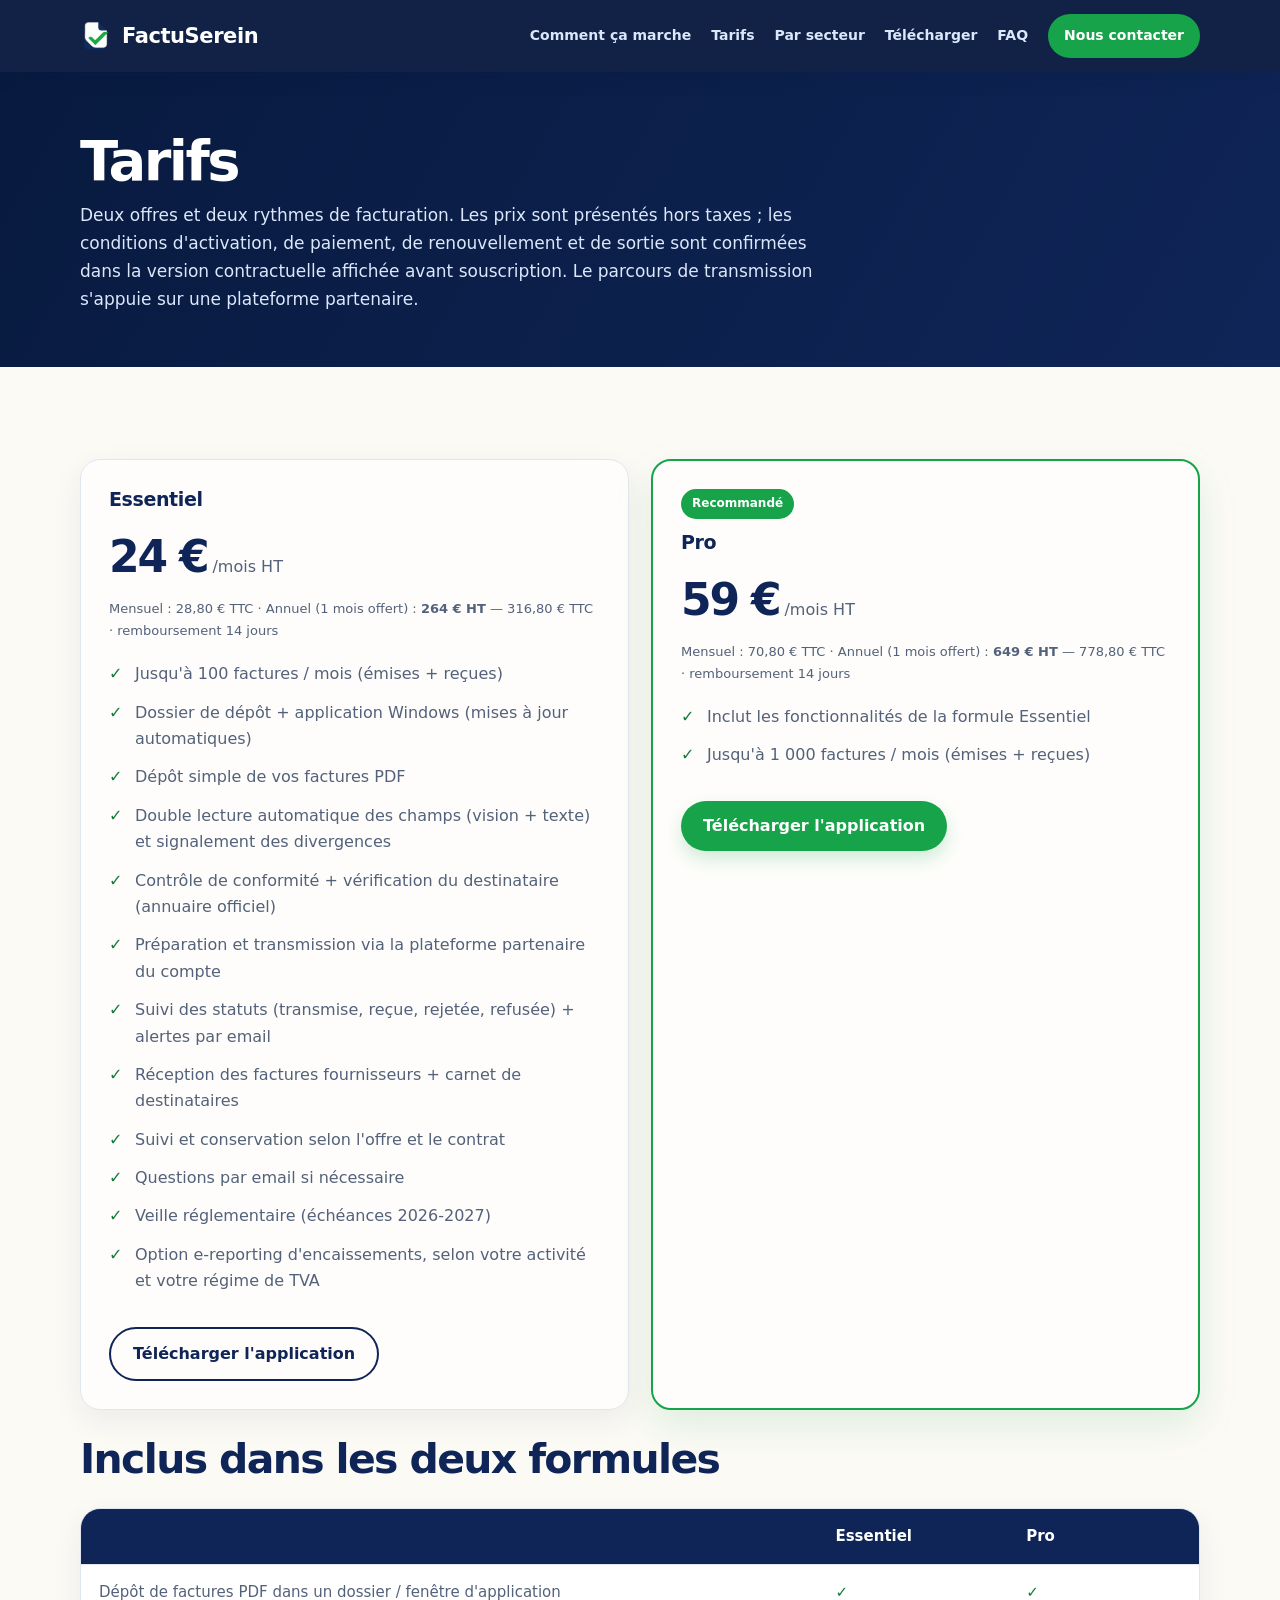
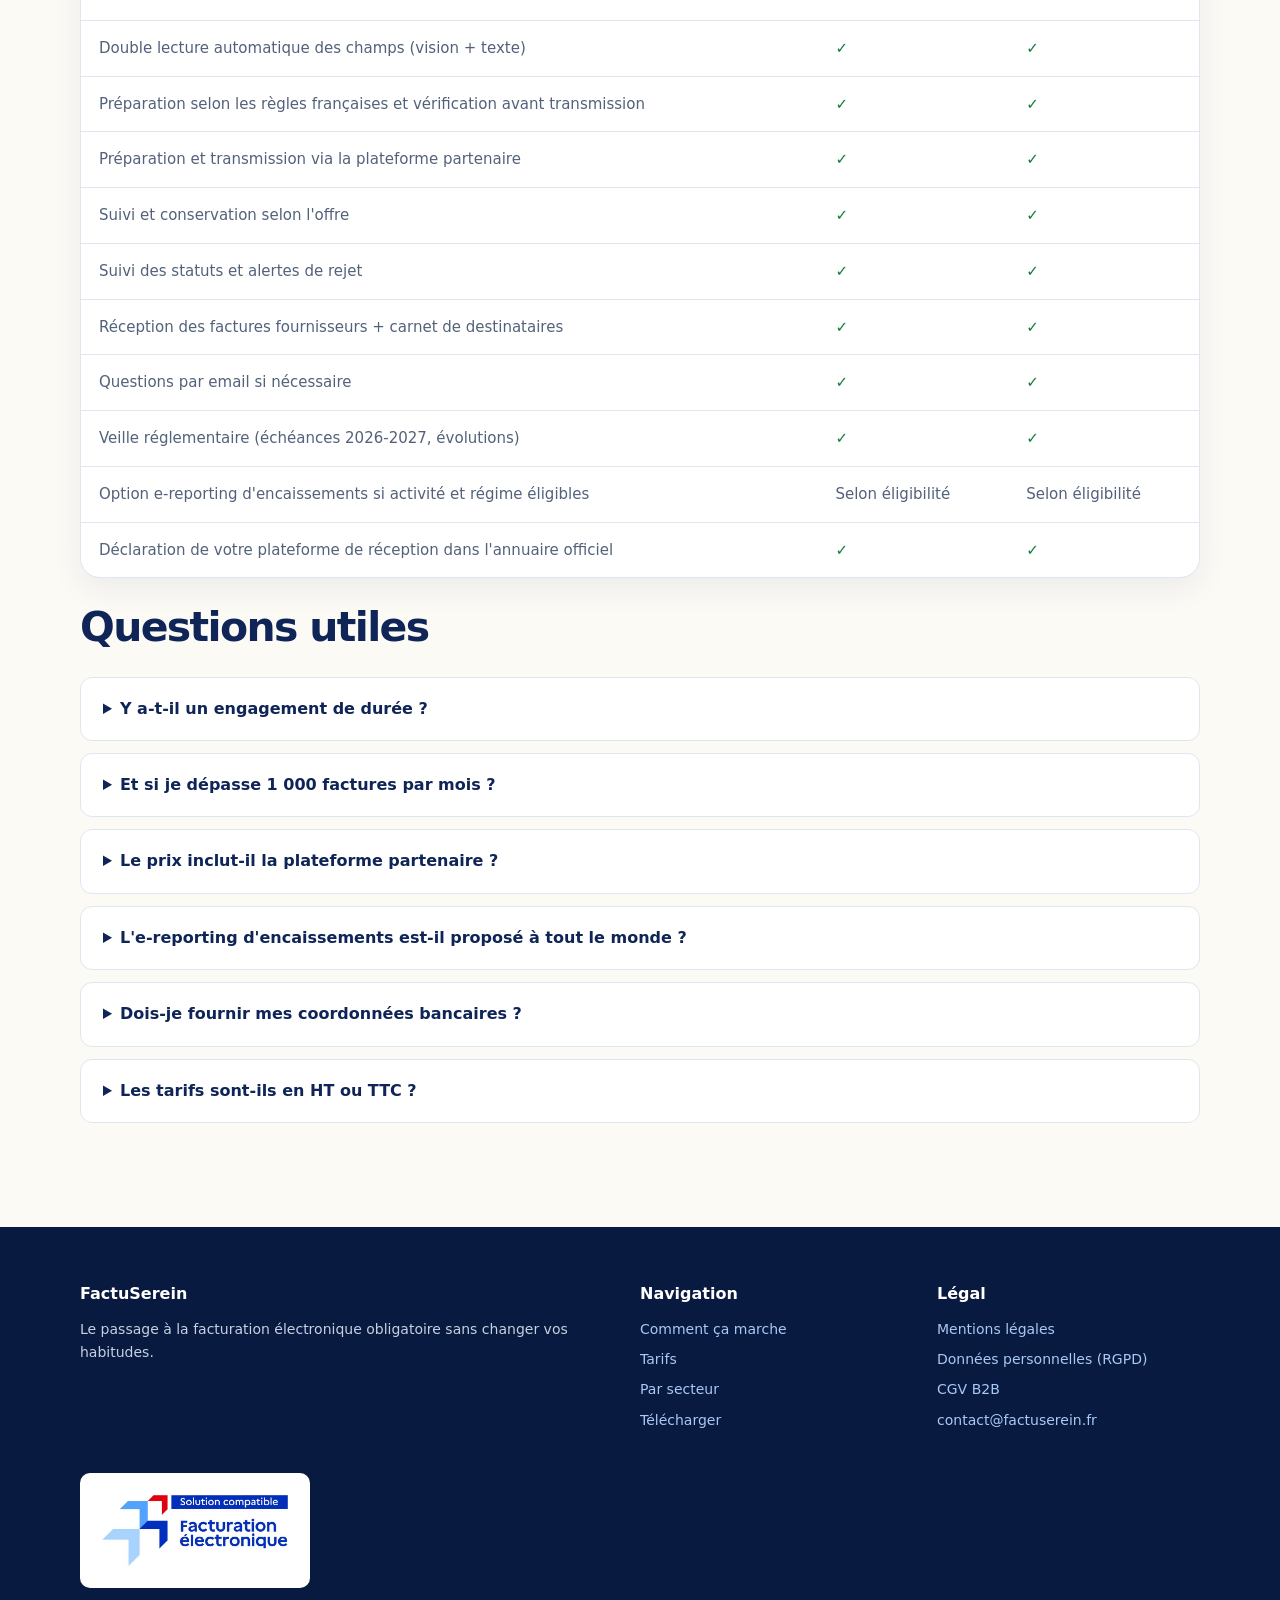
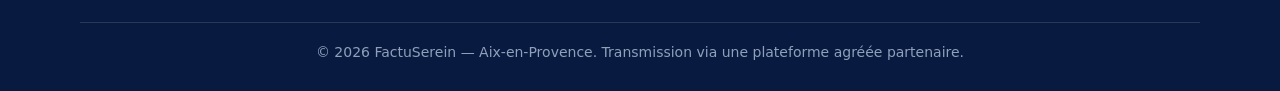
<file: tarifs.html>
<!DOCTYPE html>
<html lang="fr">
<head>
  <meta charset="UTF-8">
  <meta name="viewport" content="width=device-width, initial-scale=1.0">
  <title>Tarifs de facturation électronique B2B France | FactuSerein</title>
  <link rel="icon" type="image/png" sizes="32x32" href="assets/img/favicon-32x32.png">
<link rel="manifest" href="assets/img/site.webmanifest">
  <link rel="apple-touch-icon" href="assets/img/apple-touch-icon.png">
  <meta name="description" content="Découvrez les offres FactuSerein B2B France : dépôt de PDF, contrôles, suivi des statuts et transmission via une plateforme partenaire. Prix HT.">
  <meta property="og:type" content="website">
  <meta property="og:title" content="Tarifs de facturation électronique B2B France | FactuSerein">
  <meta property="og:description" content="Offres B2B France : dépôt de PDF, contrôles, suivi des statuts et transmission via une plateforme partenaire.">
  <meta property="og:image" content="https://factuserein.fr/assets/img/og-factuserein.png">
  <meta property="og:locale" content="fr_FR">
  <meta property="og:url" content="https://factuserein.fr/tarifs.html">
  <meta name="twitter:card" content="summary_large_image">
  <link rel="canonical" href="https://factuserein.fr/tarifs.html">
  <link rel="stylesheet" href="assets/css/style.css">
</head>
<body>

<header class="site-header">
  <div class="container">
    <a href="index.html" class="brand"><img class="logo" src="assets/img/logo.png" alt="Logo FactuSerein" width="30" height="30" loading="eager"> FactuSerein</a>
    <button class="menu-toggle" aria-label="Ouvrir le menu" aria-expanded="false">☰</button>
    <nav class="main-nav">
      <a href="index.html#comment">Comment ça marche</a>
      <a href="tarifs.html">Tarifs</a>
      <a href="index.html#secteurs">Par secteur</a>
      <a href="outils/telecharger.html">Télécharger</a>
      <a href="index.html#faq">FAQ</a>
      <a href="index.html#contact" class="cta">Nous contacter</a>
    </nav>
  </div>
</header>

<section class="page-titre">
  <div class="container">
    <h1>Tarifs</h1>
    <p>Deux offres et deux rythmes de facturation. Les prix sont présentés hors taxes ; les conditions d'activation, de paiement, de renouvellement et de sortie sont confirmées dans la version contractuelle affichée avant souscription. Le parcours de transmission s'appuie sur une plateforme partenaire.</p>
  </div>
</section>

<section class="section">
  <div class="container">
    <div class="grille grille-2">
      <div class="carte">
        <h3>Essentiel</h3>
        <p class="prix">24 €<span> /mois HT</span></p>
        <p class="entretien">Mensuel : 28,80 € TTC · Annuel (1 mois offert) : <strong>264 € HT</strong> — 316,80 € TTC · remboursement 14 jours</p>
        <ul>
          <li>Jusqu'à 100 factures / mois (émises + reçues)</li>
          <li>Dossier de dépôt + application Windows (mises à jour automatiques)</li>
          <li>Dépôt simple de vos factures PDF</li>
          <li>Double lecture automatique des champs (vision + texte) et signalement des divergences</li>
          <li>Contrôle de conformité + vérification du destinataire (annuaire officiel)</li>
          <li>Préparation et transmission via la plateforme partenaire du compte</li>
          <li>Suivi des statuts (transmise, reçue, rejetée, refusée) + alertes par email</li>
          <li>Réception des factures fournisseurs + carnet de destinataires</li>
          <li>Suivi et conservation selon l'offre et le contrat</li>
          <li>Questions par email si nécessaire</li>
          <li>Veille réglementaire (échéances 2026-2027)</li>
          <li>Option e-reporting d'encaissements, selon votre activité et votre régime de TVA</li>
        </ul>
        <p class="marge"><a href="outils/telecharger.html" class="btn btn-outline">Télécharger l'application</a></p>
      </div>
      <div class="carte mise-en-avant">
        <span class="etiquette">Recommandé</span>
        <h3>Pro</h3>
        <p class="prix">59 €<span> /mois HT</span></p>
        <p class="entretien">Mensuel : 70,80 € TTC · Annuel (1 mois offert) : <strong>649 € HT</strong> — 778,80 € TTC · remboursement 14 jours</p>
        <ul>
          <li>Inclut les fonctionnalités de la formule Essentiel</li>
          <li>Jusqu'à 1 000 factures / mois (émises + reçues)</li>
        </ul>
        <p class="marge"><a href="outils/telecharger.html" class="btn btn-vert">Télécharger l'application</a></p>
      </div>
    </div>

    <h2 class="marge">Inclus dans les deux formules</h2>
    <table class="marge">
      <thead>
        <tr><th></th><th>Essentiel</th><th>Pro</th></tr>
      </thead>
      <tbody>
        <tr><td>Dépôt de factures PDF dans un dossier / fenêtre d'application</td><td class="ok">✓</td><td class="ok">✓</td></tr>
          <tr><td>Double lecture automatique des champs (vision + texte)</td><td class="ok">✓</td><td class="ok">✓</td></tr>
        <tr><td>Préparation selon les règles françaises et vérification avant transmission</td><td class="ok">✓</td><td class="ok">✓</td></tr>
        <tr><td>Préparation et transmission via la plateforme partenaire</td><td class="ok">✓</td><td class="ok">✓</td></tr>
        <tr><td>Suivi et conservation selon l'offre</td><td class="ok">✓</td><td class="ok">✓</td></tr>
        <tr><td>Suivi des statuts et alertes de rejet</td><td class="ok">✓</td><td class="ok">✓</td></tr>
        <tr><td>Réception des factures fournisseurs + carnet de destinataires</td><td class="ok">✓</td><td class="ok">✓</td></tr>
        <tr><td>Questions par email si nécessaire</td><td class="ok">✓</td><td class="ok">✓</td></tr>
        <tr><td>Veille réglementaire (échéances 2026-2027, évolutions)</td><td class="ok">✓</td><td class="ok">✓</td></tr>
        <tr><td>Option e-reporting d'encaissements si activité et régime éligibles</td><td>Selon éligibilité</td><td>Selon éligibilité</td></tr>
        <tr><td>Déclaration de votre plateforme de réception dans l'annuaire officiel</td><td class="ok">✓</td><td class="ok">✓</td></tr>
      </tbody>
    </table>

    <h2 class="marge">Questions utiles</h2>
    <div class="faq marge">
      <details>
        <summary>Y a-t-il un engagement de durée ?</summary>
        <p><strong>Mensuel</strong> et <strong>annuel</strong> : les règles d'activation, de renouvellement, de résiliation et de remboursement sont celles de la version contractuelle présentée avant souscription.</p>
      </details>
      <details>
        <summary>Et si je dépasse 1 000 factures par mois ?</summary>
        <p>Offre sur-mesure au-delà (PME, ETI). Contactez-nous : nous établissons un devis selon votre volume et vos besoins (multi-sites et intégrations). Le B2C et l'international ne sont pas inclus dans le périmètre actuel.</p>
      </details>
      <details>
        <summary>Le prix inclut-il la plateforme partenaire ?</summary>
        <p>Le périmètre inclus est indiqué dans chaque offre et dans la version contractuelle affichée avant souscription. L'identité et le rôle exacts de la plateforme partenaire doivent être confirmés dans la documentation du compte.</p>
      </details>
      <details>
        <summary>L'e-reporting d'encaissements est-il proposé à tout le monde ?</summary>
        <p>Non. Cette option peut concerner certaines prestations de services et certains acomptes soumis à la TVA à l'encaissement. Elle est désactivée par défaut et ne peut être proposée qu'après examen de votre activité et de votre régime de TVA. Le produit est actuellement limité au B2B France ; le B2C et l'international ne sont pas gérés.</p>
      </details>
      <details>
        <summary>Dois-je fournir mes coordonnées bancaires ?</summary>
        <p>Non. Vous saisissez la date et le montant de l'encaissement, ainsi qu'une ventilation de TVA si nécessaire. Aucun IBAN ni relevé bancaire n'est demandé.</p>
      </details>
      <details>
        <summary>Les tarifs sont-ils en HT ou TTC ?</summary>
        <p>Les prix sont indiqués hors taxes. La TVA applicable s'ajoute (20 %). Facturation mensuelle par prélèvement ou virement.</p>
      </details>
    </div>
  </div>
</section>

<footer class="site-footer">
  <div class="container">
    <div>
      <h4>FactuSerein</h4>
      <p>Le passage à la facturation électronique obligatoire sans changer vos habitudes.</p>
    </div>
    <div>
      <h4>Navigation</h4>
      <a href="index.html#comment">Comment ça marche</a>
      <a href="tarifs.html">Tarifs</a>
      <a href="index.html#secteurs">Par secteur</a>
      <a href="outils/telecharger.html">Télécharger</a>
    </div>
    <div>
      <h4>Légal</h4>
      <a href="legal/mentions-legales.html">Mentions légales</a>
      <a href="legal/rgpd.html">Données personnelles (RGPD)</a>
      <a href="legal/cgv.html">CGV B2B</a>
      <a href="mailto:contact@factuserein.fr">contact@factuserein.fr</a>
    </div>
    <img class="logo-officiel" src="assets/img/solution-compatible.png" alt="Logo Solution compatible — Facturation électronique" width="230" height="107" loading="lazy">
    <p class="mentions">© <span class="js-annee">2026</span> FactuSerein — Aix-en-Provence. Transmission via une plateforme agréée partenaire.</p>
  </div>
</footer>

<script src="assets/js/main.js"></script>
<script type="application/ld+json">
{
  "@context": "https://schema.org",
  "@type": "FAQPage",
  "mainEntity": [
    {"@type": "Question", "name": "Y a-t-il un engagement de durée ?", "acceptedAnswer": {"@type": "Answer", "text": "Mensuel : sans engagement, résiliable à tout moment (mois en cours dû). Annuel : Remboursement sous 14 jours si le compte n'est pas activé, puis formule ferme jusqu'au terme de l'année (1 mois offert)."}},
    {"@type": "Question", "name": "Le prix inclut-il la plateforme partenaire ?", "acceptedAnswer": {"@type": "Answer", "text": "Le périmètre inclus est précisé dans l'offre et dans la version contractuelle affichée avant souscription."}},
    {"@type": "Question", "name": "Et si je dépasse 1 000 factures par mois ?", "acceptedAnswer": {"@type": "Answer", "text": "Offre sur-mesure au-delà (PME, ETI). Devis selon votre volume et vos besoins."}},
    {"@type": "Question", "name": "L'e-reporting d'encaissements est-il proposé à tout le monde ?", "acceptedAnswer": {"@type": "Answer", "text": "Non. Cette option peut concerner certaines prestations de services et certains acomptes soumis à la TVA à l'encaissement. Elle est désactivée par défaut et ne peut être proposée qu'après examen de votre activité et de votre régime de TVA. Le produit est actuellement limité au B2B France ; le B2C et l'international ne sont pas gérés."}},
    {"@type": "Question", "name": "Dois-je fournir mes coordonnées bancaires ?", "acceptedAnswer": {"@type": "Answer", "text": "Non. L'application demande la date et le montant de l'encaissement, ainsi qu'une ventilation de TVA si nécessaire ; aucun IBAN ni relevé bancaire n'est demandé."}}
  ]
}
</script>
</body>
</html>
</file>
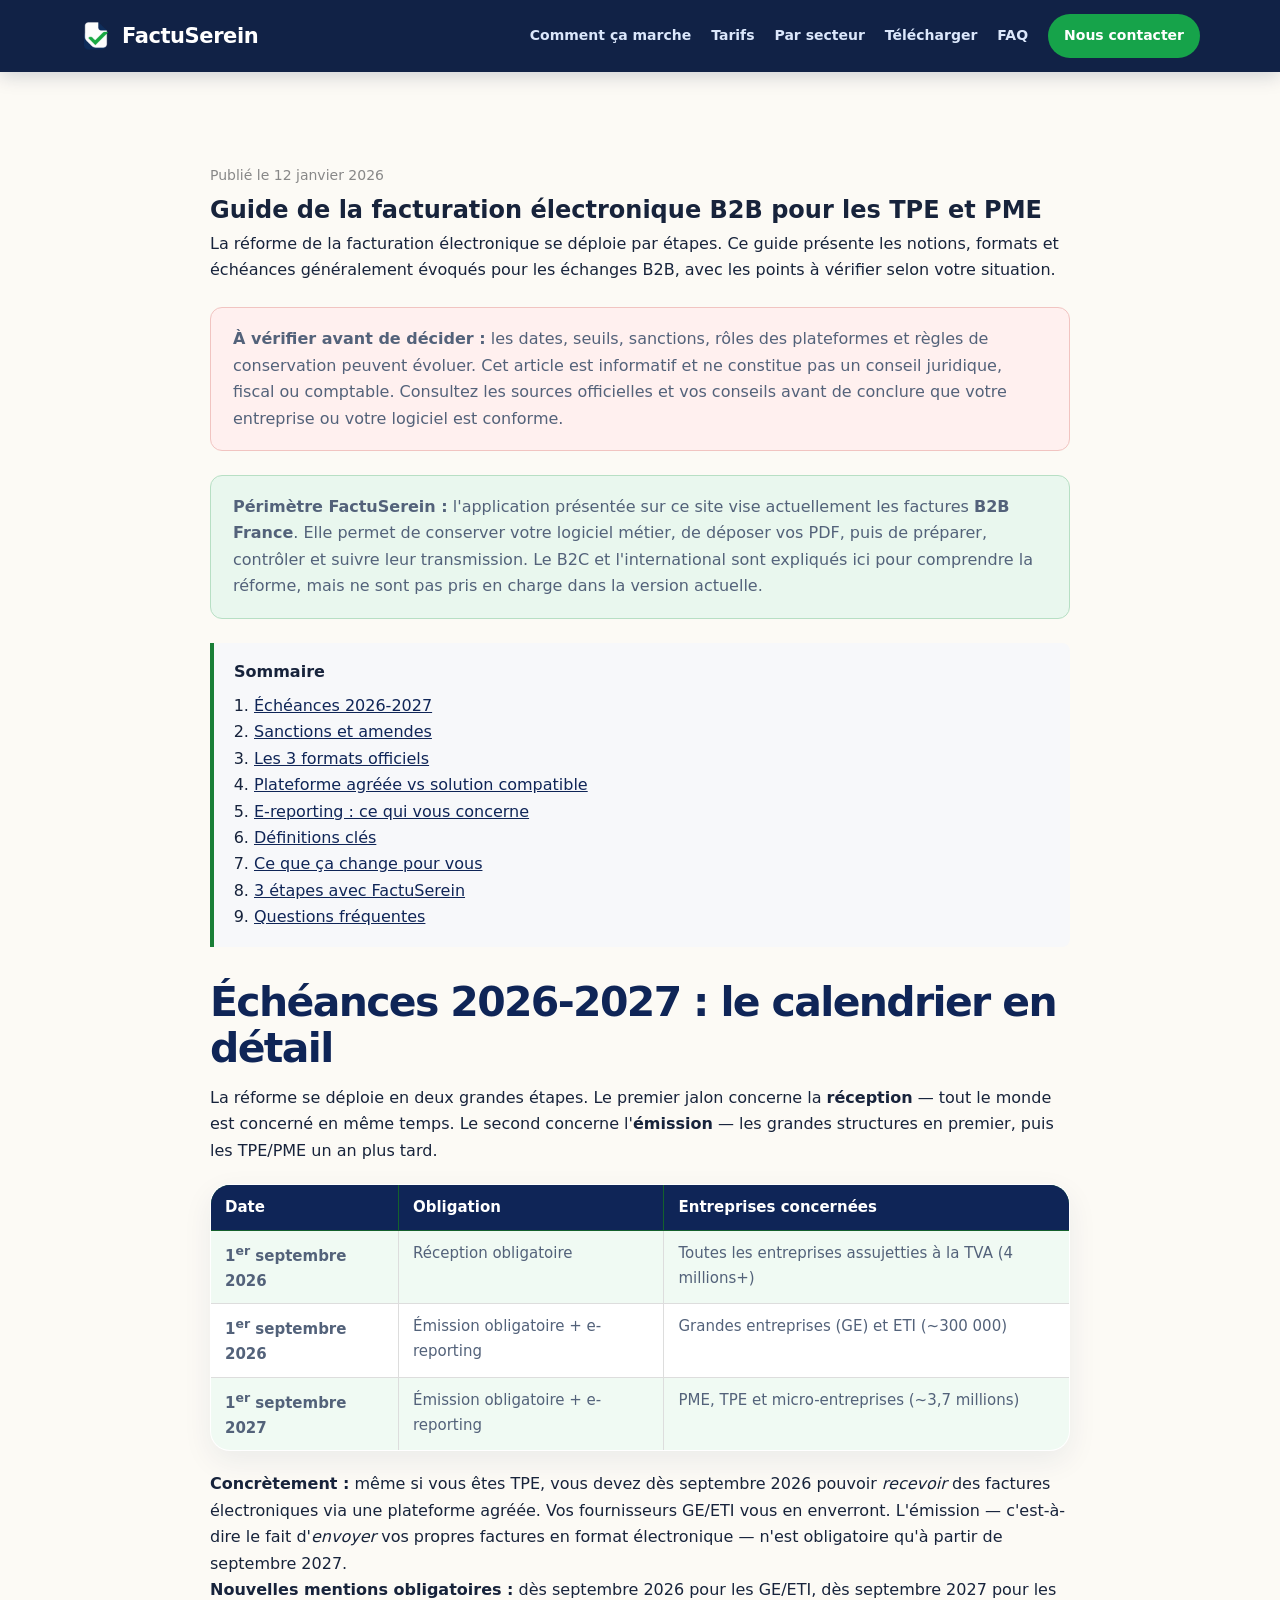
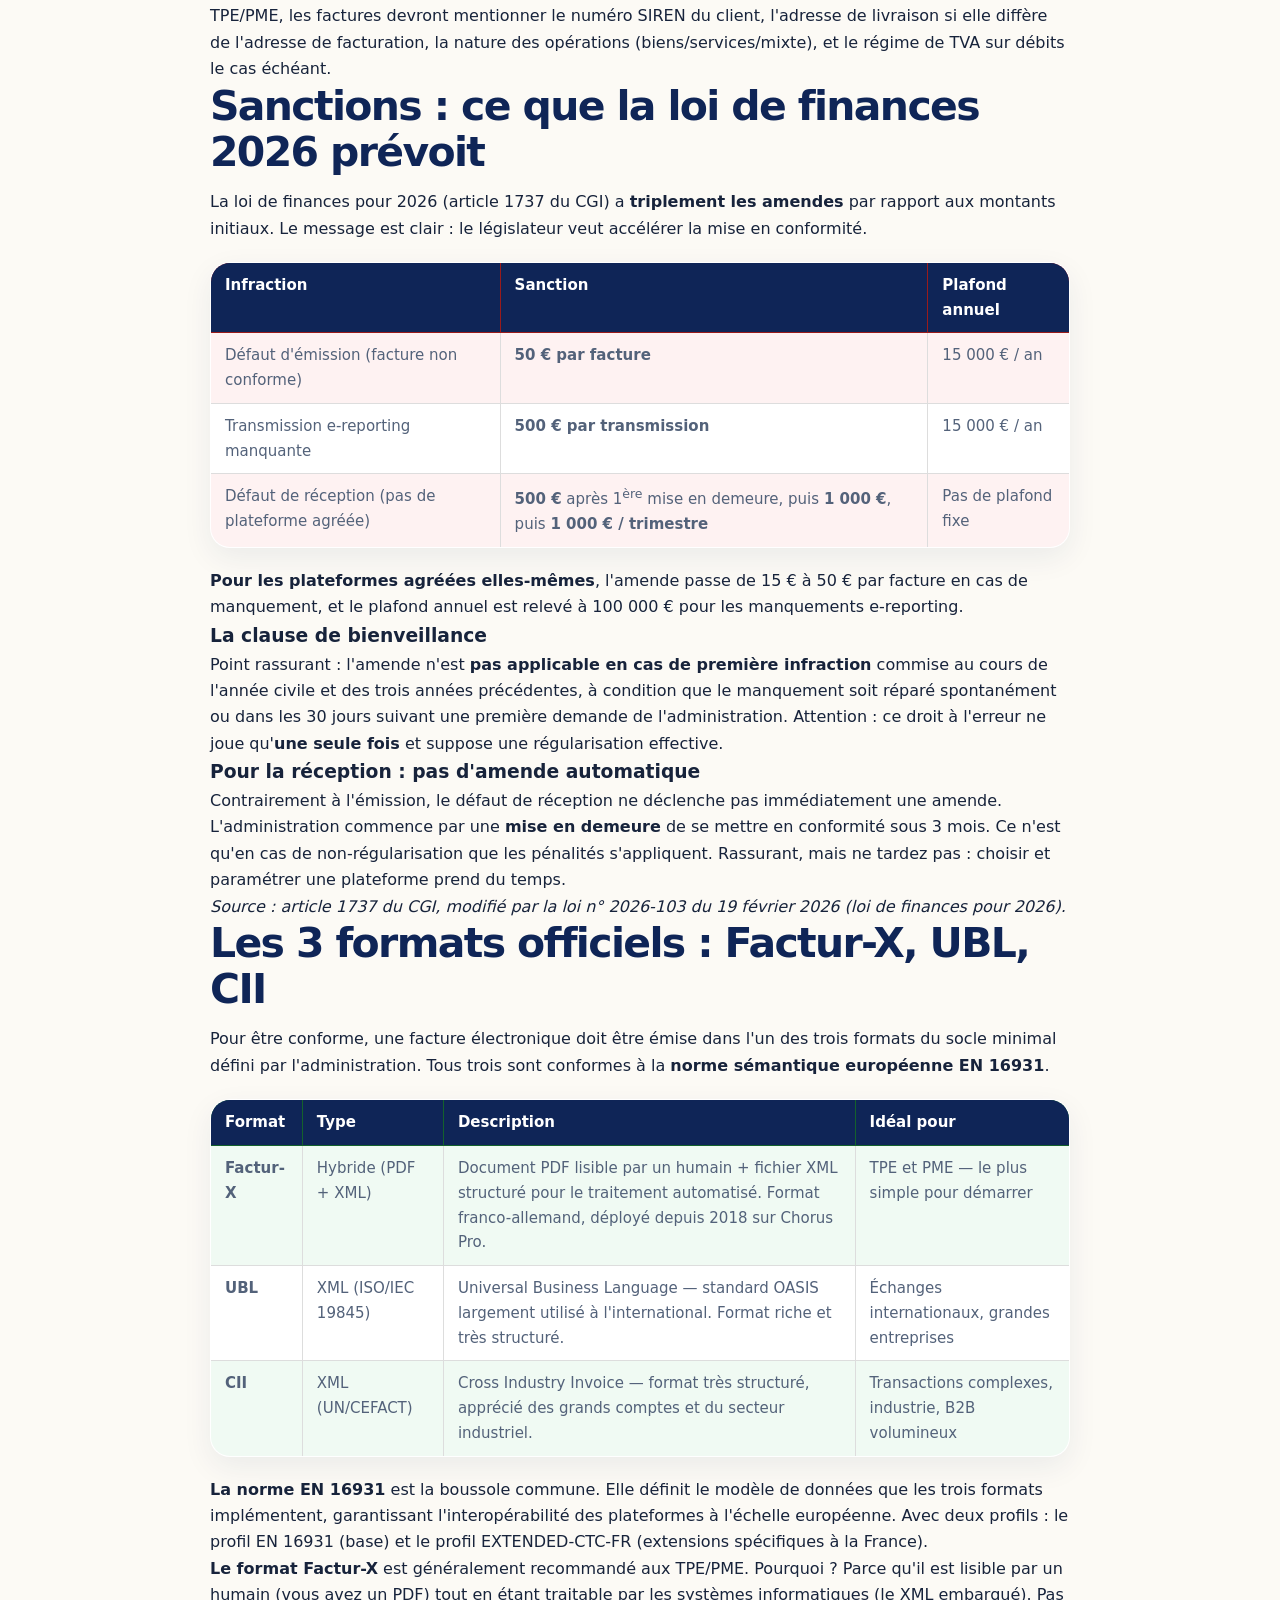
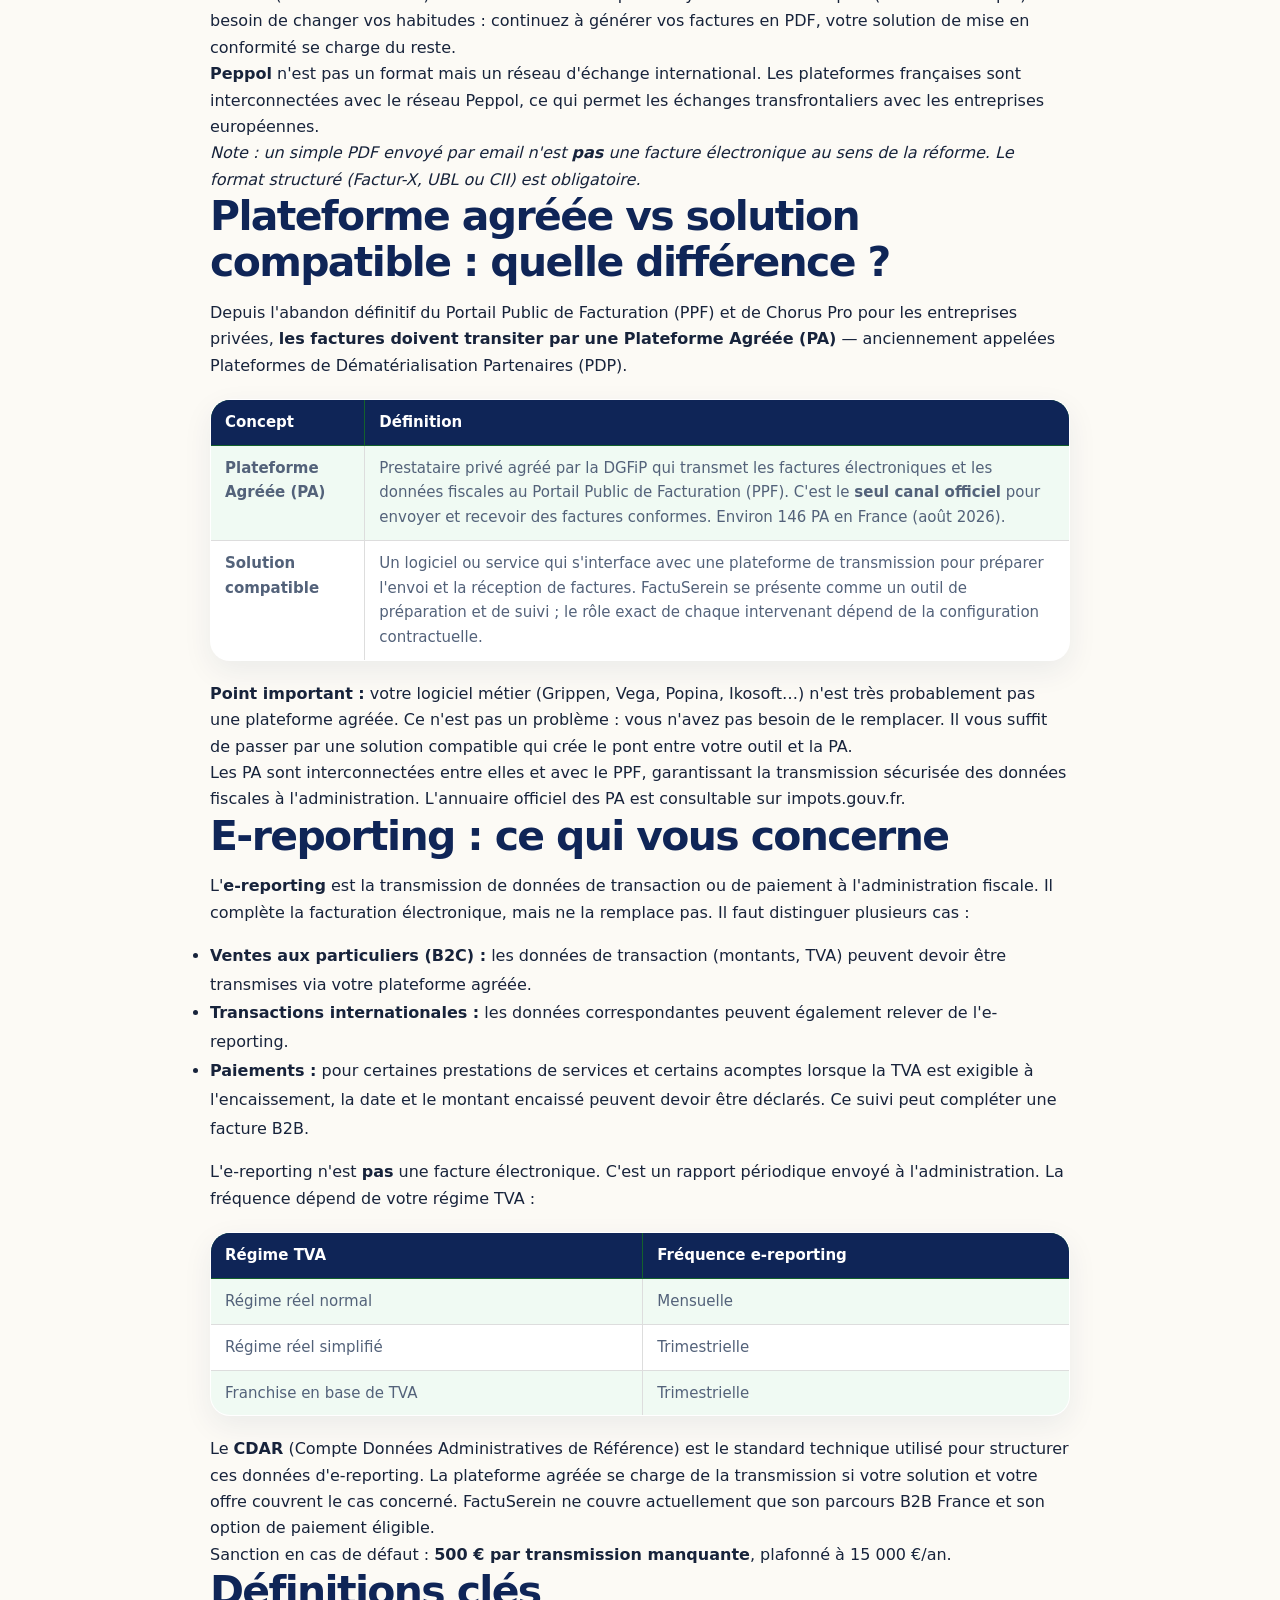
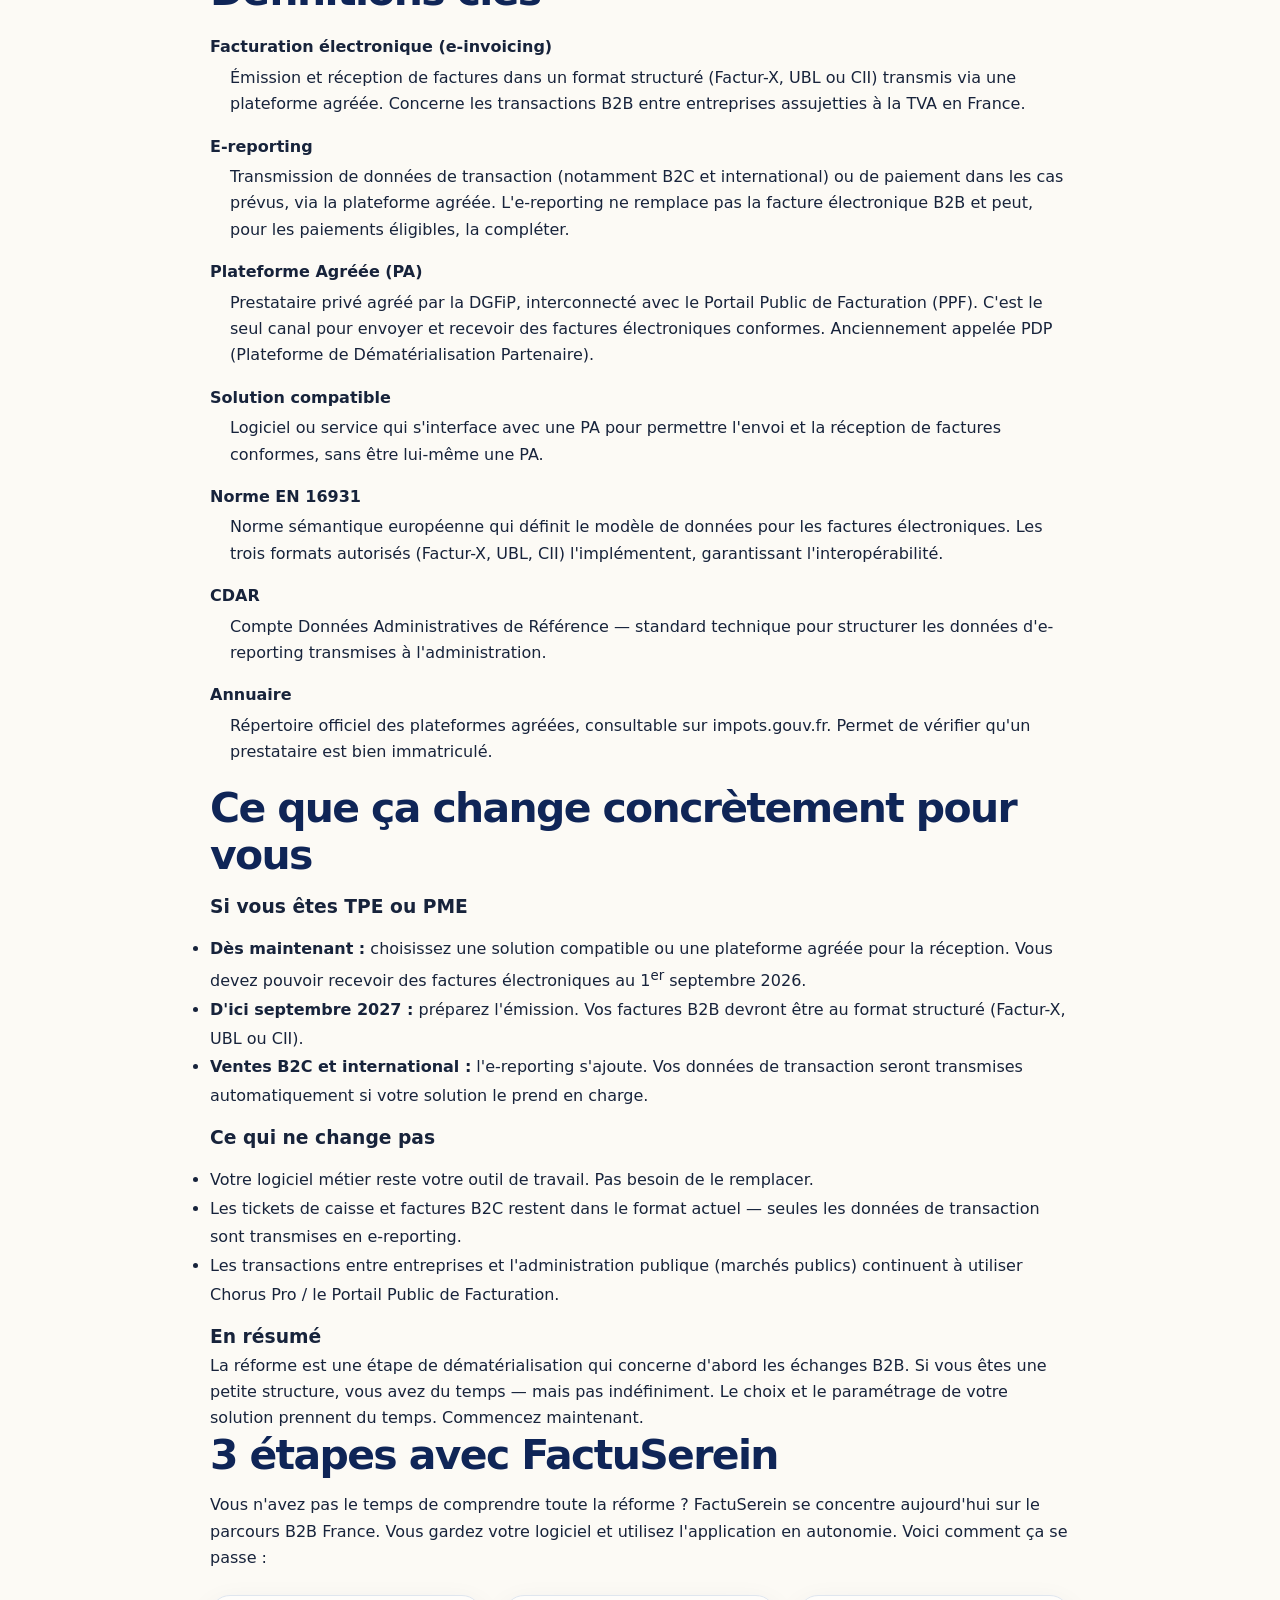
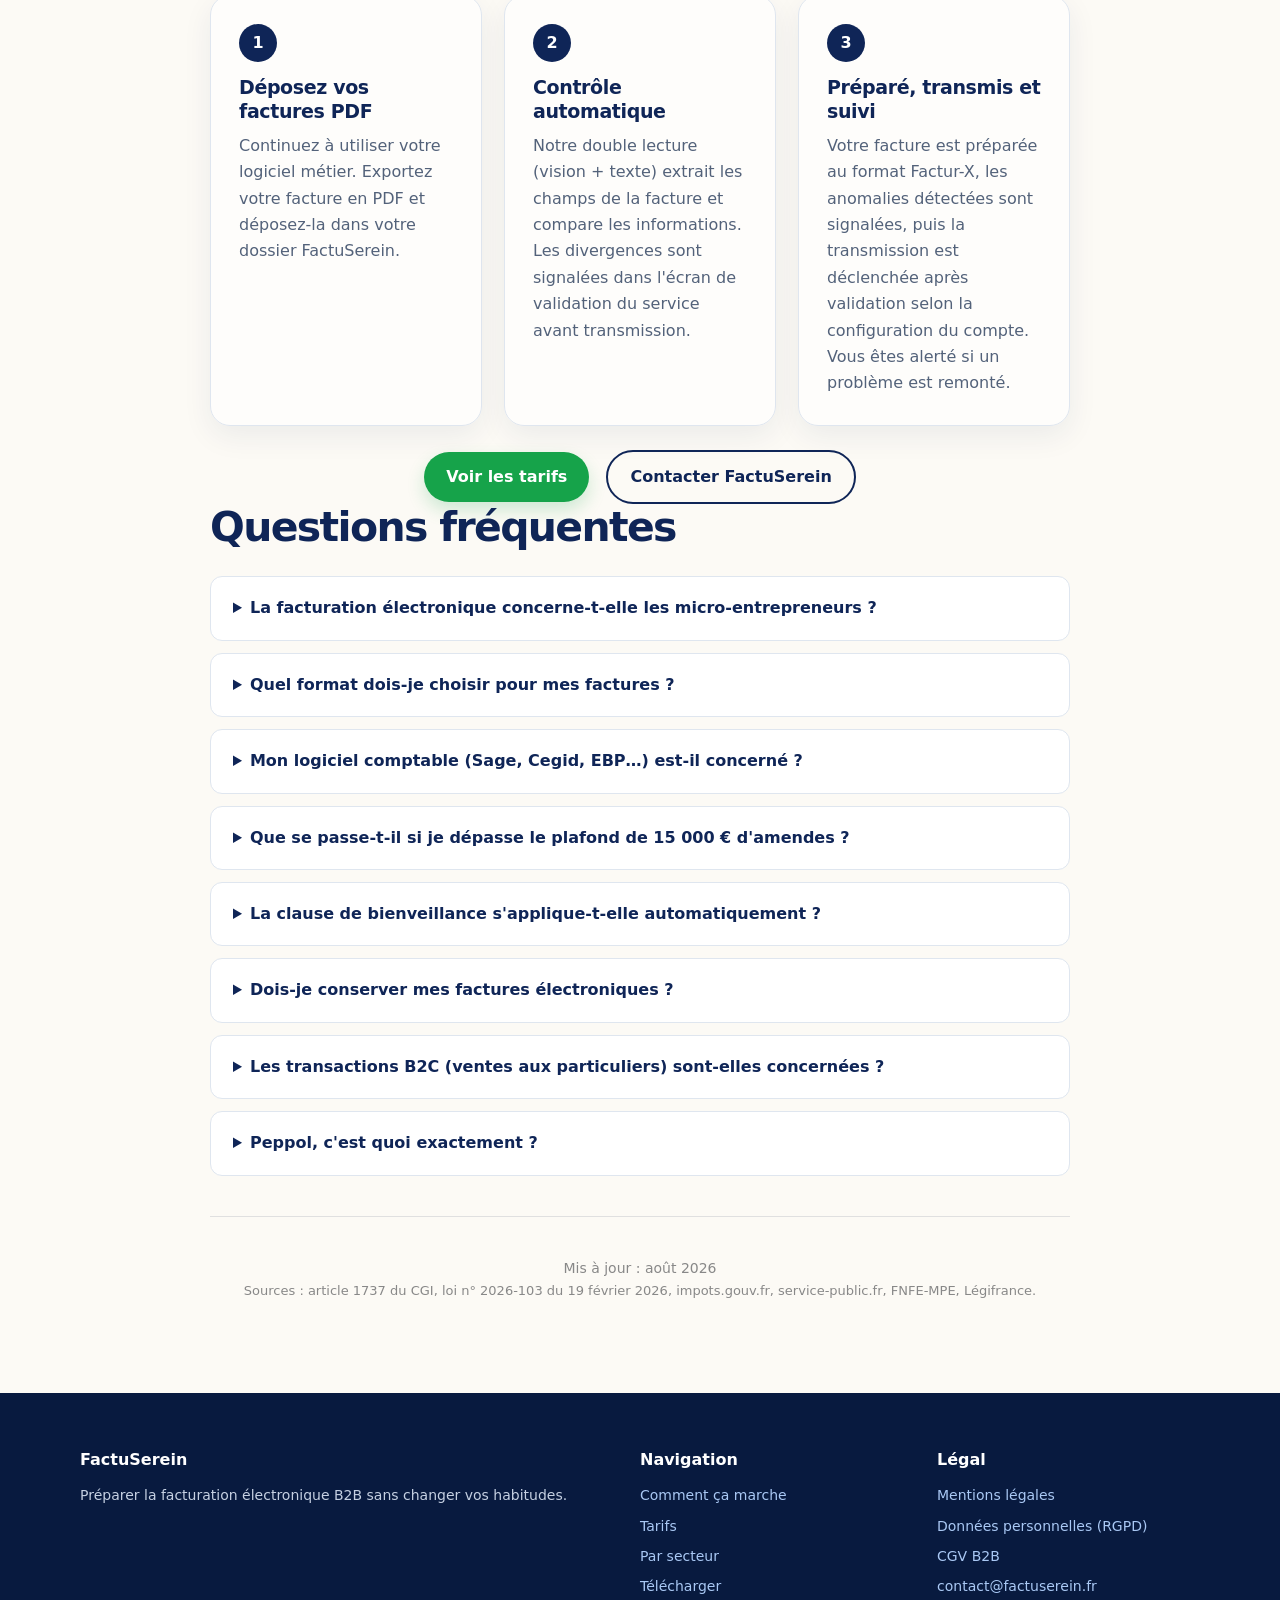
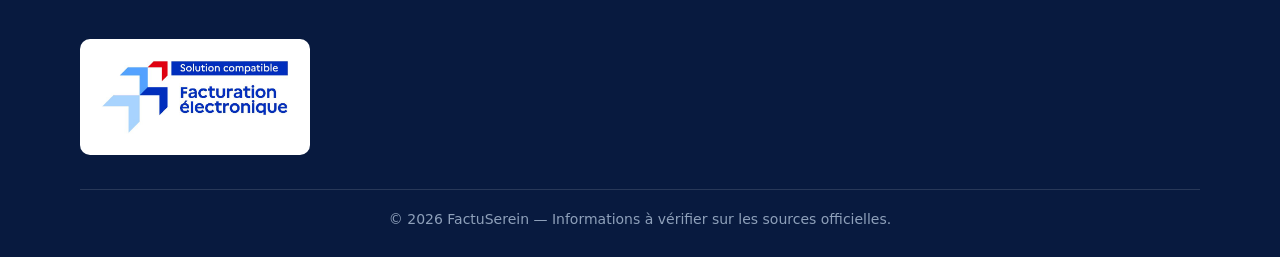
<file: blog/facturation-electronique-guide-2026.html>
<!DOCTYPE html>
<html lang="fr">
<head>
  <meta charset="UTF-8">
  <meta name="viewport" content="width=device-width, initial-scale=1.0">
  <title>Guide de la facturation électronique — FactuSerein</title>
  <meta name="robots" content="noindex,follow">
  <meta http-equiv="refresh" content="0;url=guide-facturation-electronique-tpe-pme.html">
  <link rel="canonical" href="https://factuserein.fr/blog/guide-facturation-electronique-tpe-pme.html">
</head>
<body>
  <p>Cet article a changé d'adresse. <a href="guide-facturation-electronique-tpe-pme.html">Lire le guide de la facturation électronique</a>.</p>
  <script>window.location.replace('guide-facturation-electronique-tpe-pme.html');</script>
</body>
</html>
</file>
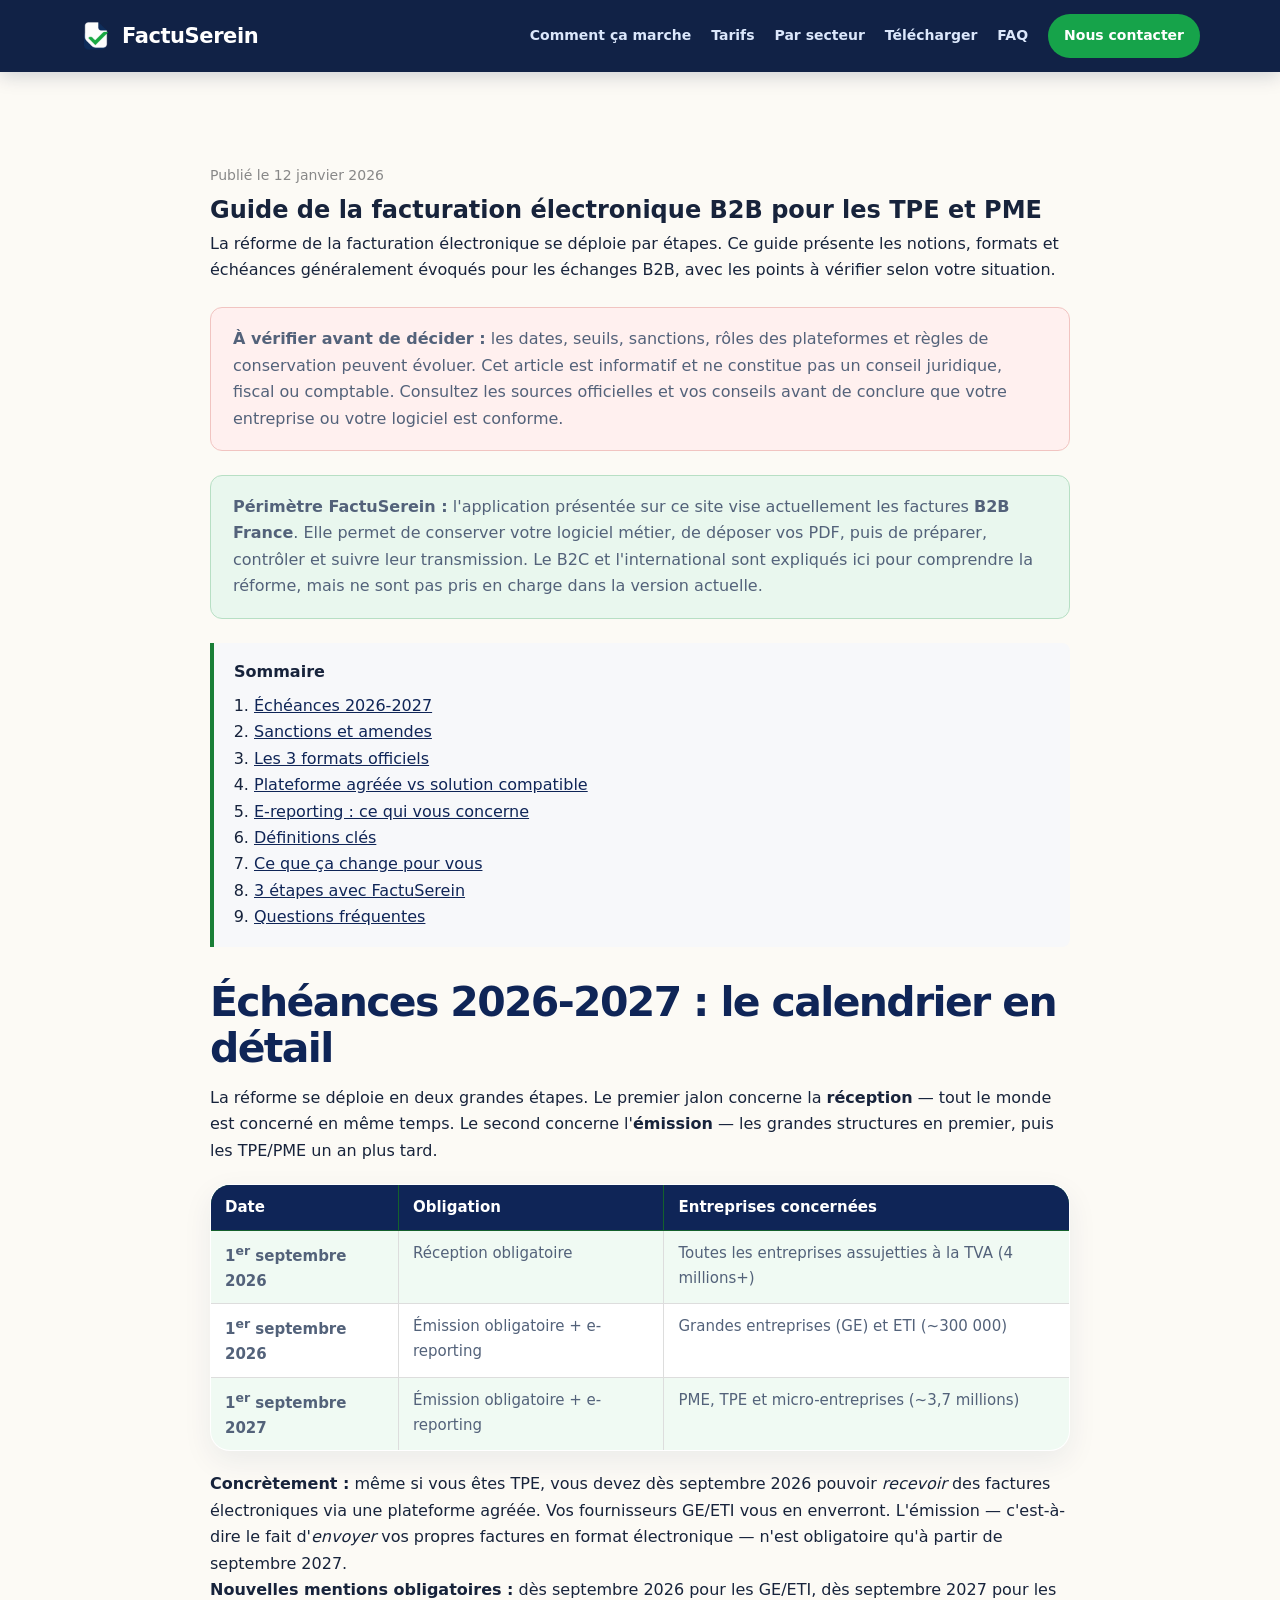
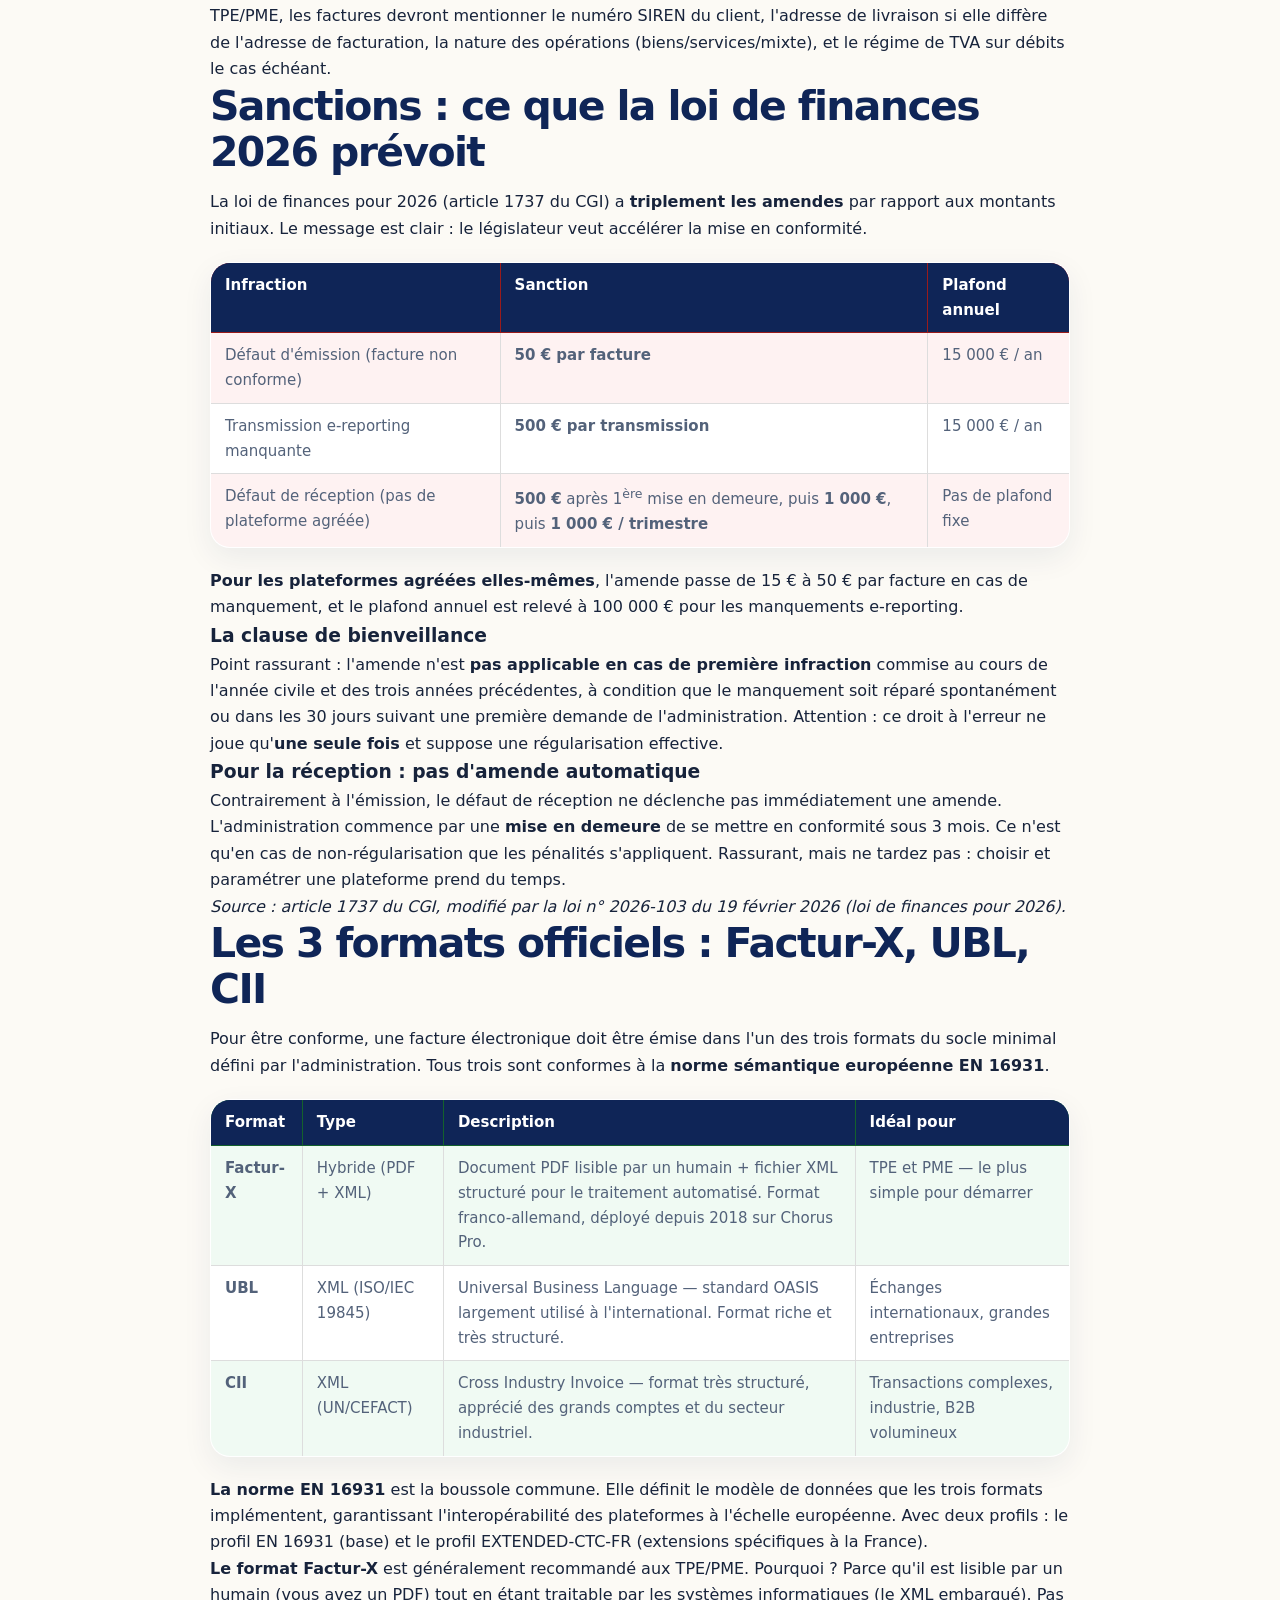
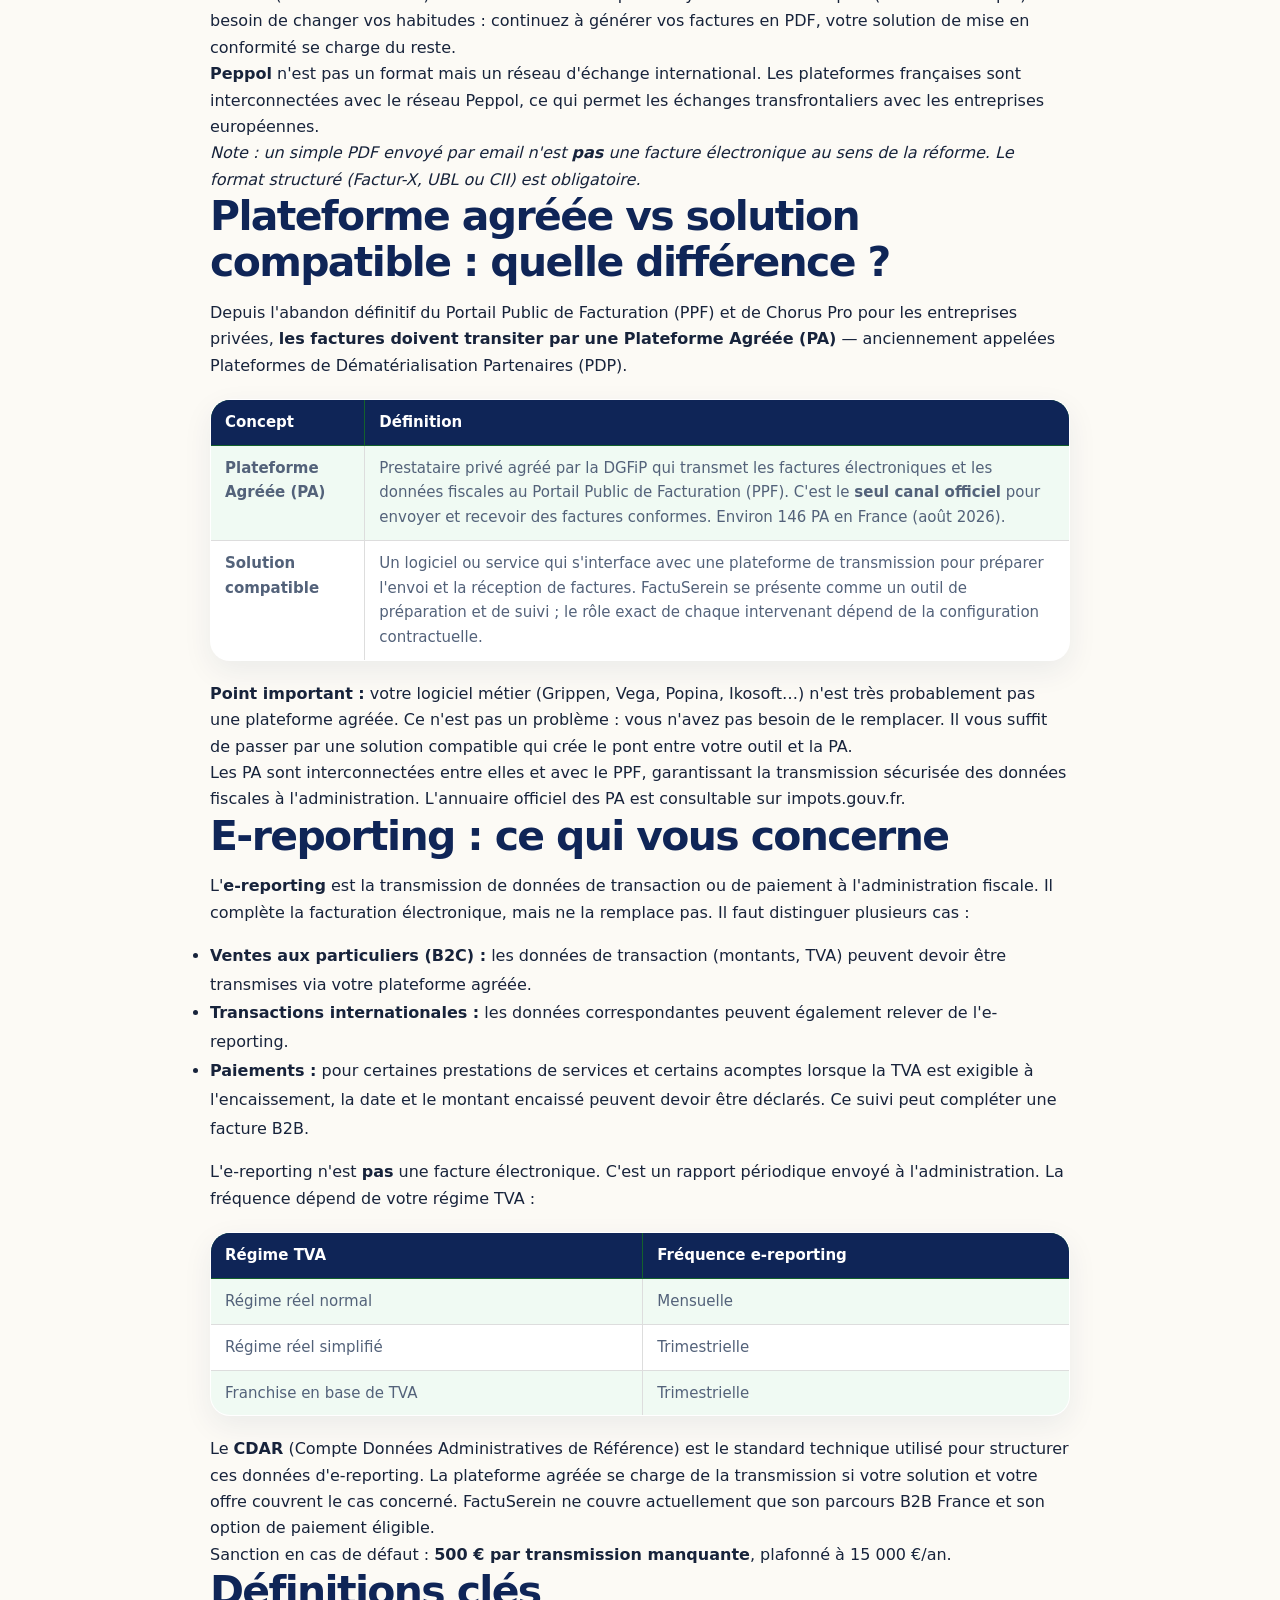
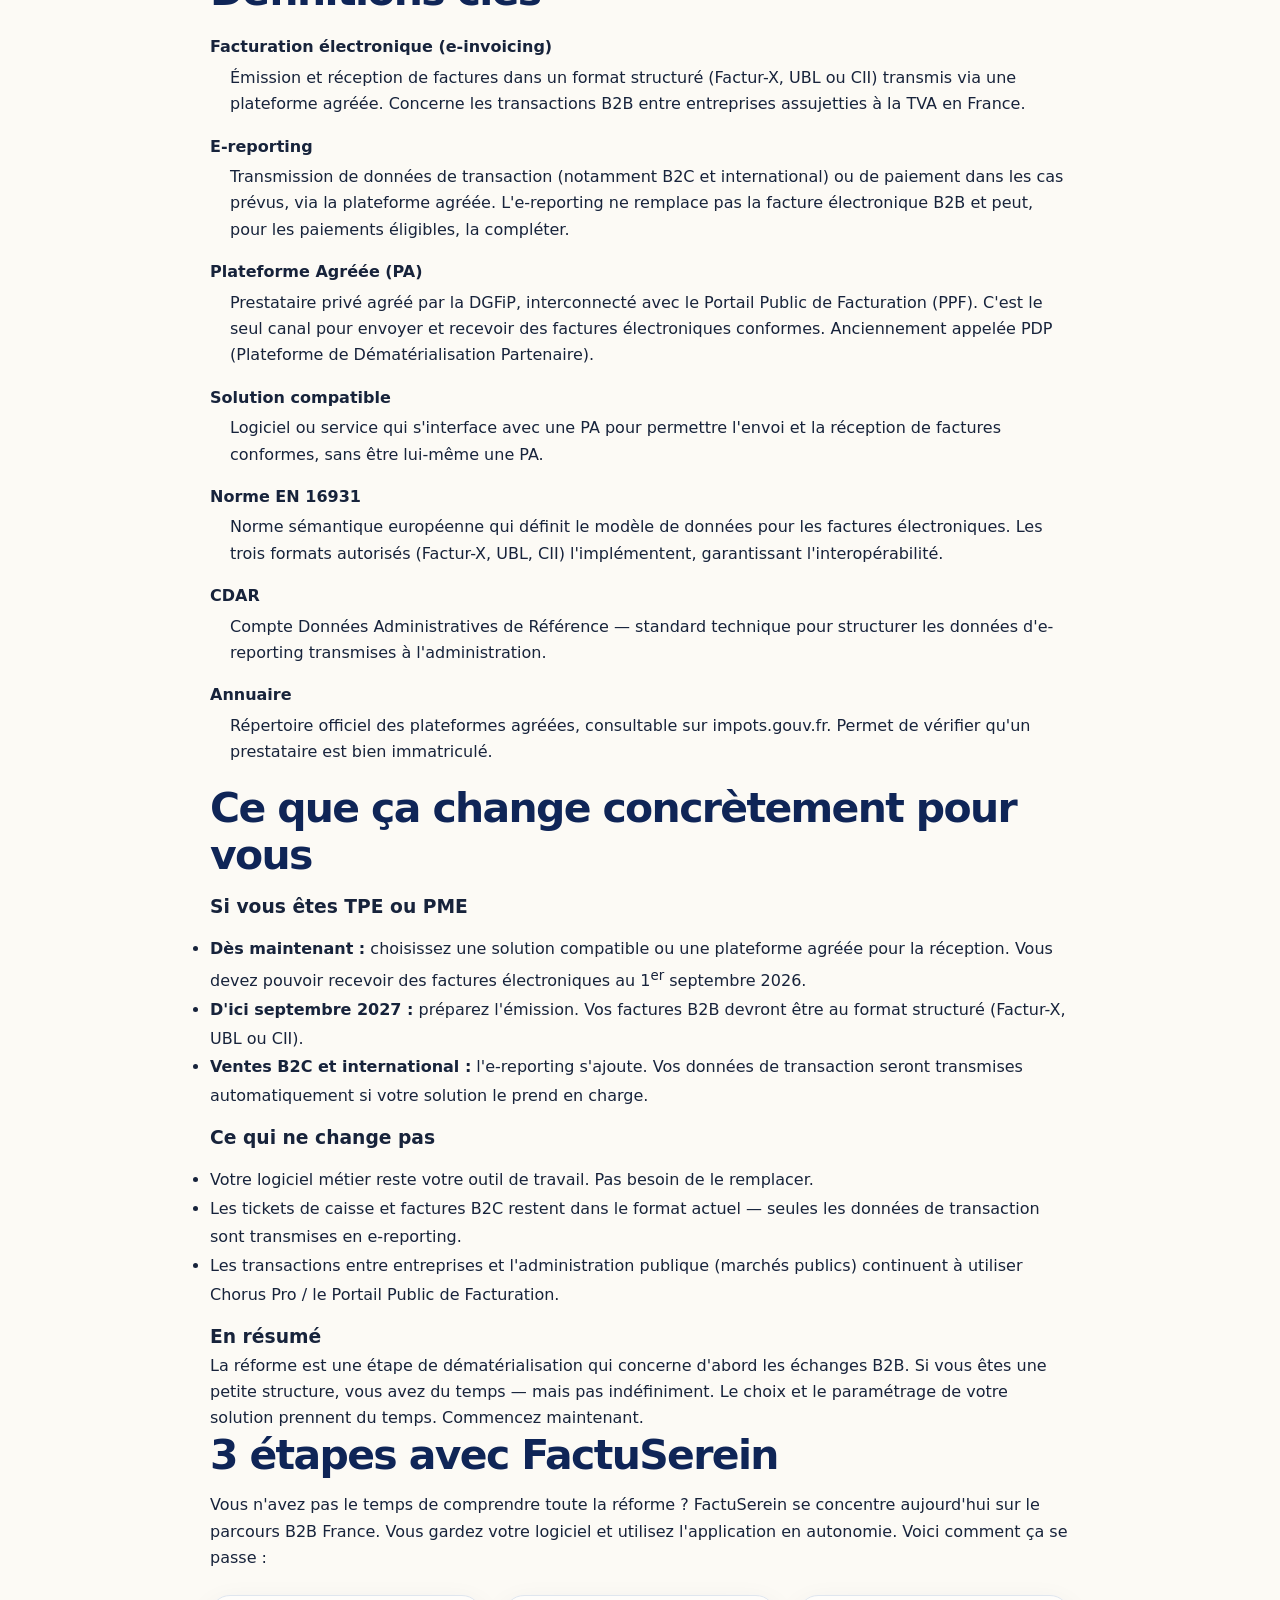
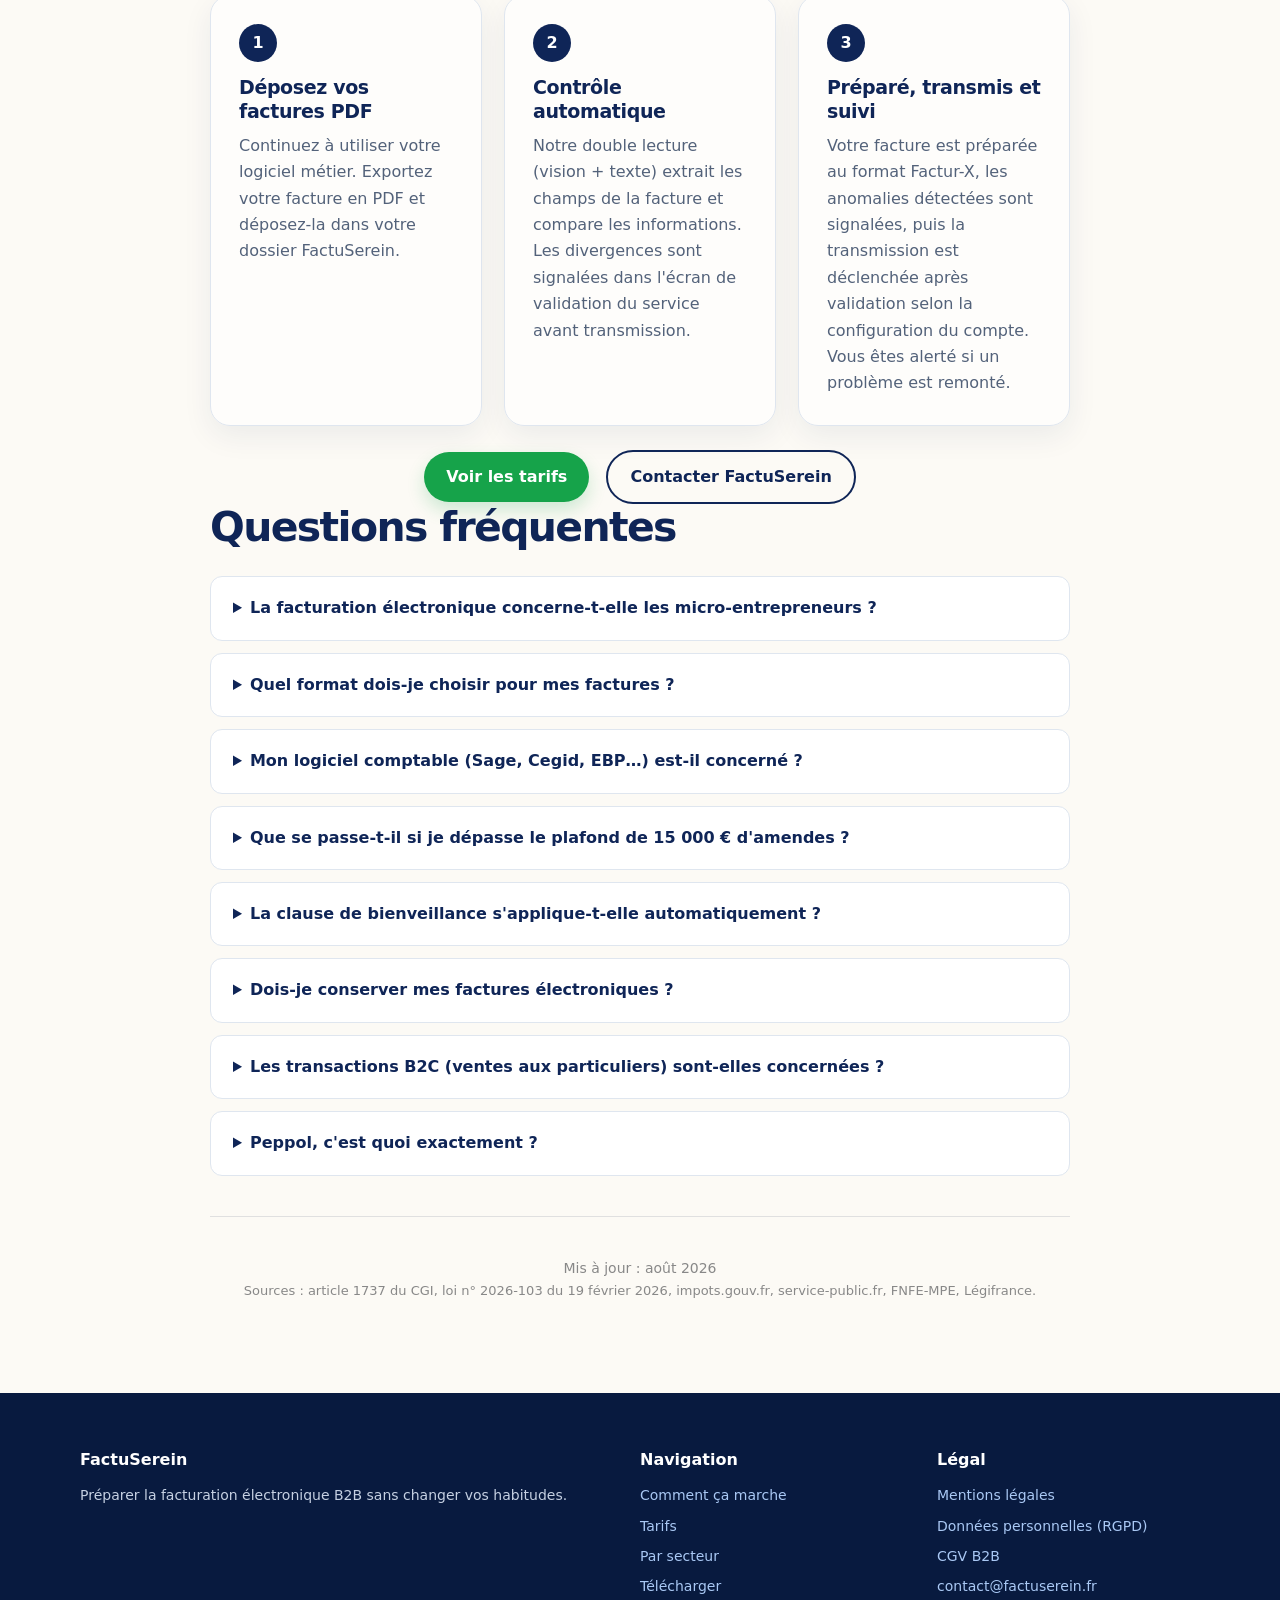
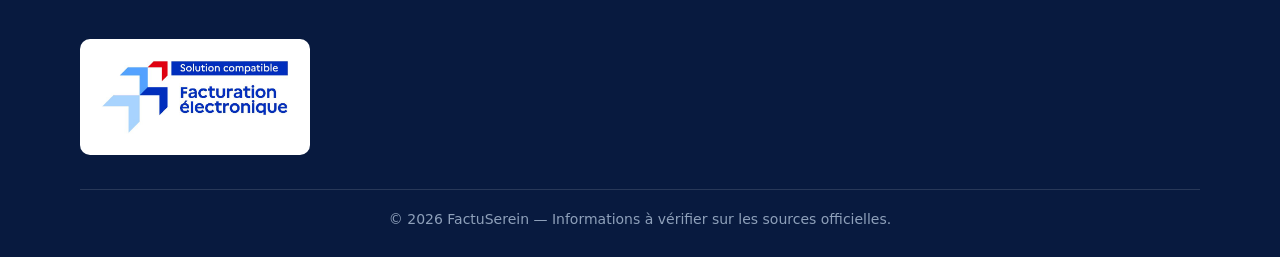
<file: blog/guide-facturation-electronique-tpe-pme.html>
<!DOCTYPE html>
<html lang="fr">
<head>
  <meta charset="UTF-8">
  <meta name="viewport" content="width=device-width, initial-scale=1.0">
  <title>Guide facturation électronique B2B 2026-2027 | FactuSerein</title>
  <link rel="icon" type="image/png" sizes="32x32" href="../assets/img/favicon-32x32.png">
  <link rel="manifest" href="../assets/img/site.webmanifest">
  <link rel="apple-touch-icon" href="../assets/img/apple-touch-icon.png">
  <meta name="description" content="Guide pratique de la facturation électronique B2B pour TPE et PME : calendrier, formats, plateforme partenaire, e-reporting et points à vérifier.">
  <meta name="keywords" content="facturation électronique, B2B, TPE, PME, 2026, 2027, Factur-X, UBL, CII, e-reporting">
  <meta property="og:type" content="article">
  <meta property="og:title" content="Guide facturation électronique B2B 2026-2027 | FactuSerein">
  <meta property="og:description" content="Calendrier, formats, e-reporting et points à vérifier pour les TPE et PME.">
  <meta property="og:image" content="https://factuserein.fr/assets/img/og-factuserein.png">
  <meta property="og:url" content="https://factuserein.fr/blog/guide-facturation-electronique-tpe-pme.html">
  <meta property="article:published_time" content="2026-01-12T08:00:00+01:00">
  <meta property="article:modified_time" content="2026-08-11T10:00:00+02:00">
  <meta property="og:locale" content="fr_FR">
  <meta name="twitter:card" content="summary_large_image">
  <link rel="canonical" href="https://factuserein.fr/blog/guide-facturation-electronique-tpe-pme.html">
  <link rel="stylesheet" href="../assets/css/style.css">
</head>
<body>

<header class="site-header">
  <div class="container">
    <a href="../index.html" class="brand"><img class="logo" src="../assets/img/logo.png" alt="Logo FactuSerein" width="30" height="30" loading="eager"> FactuSerein</a>
    <button class="menu-toggle" aria-label="Ouvrir le menu" aria-expanded="false">☰</button>
    <nav class="main-nav">
      <a href="../index.html#comment">Comment ça marche</a>
      <a href="../tarifs.html">Tarifs</a>
      <a href="../index.html#secteurs">Par secteur</a>
      <a href="../outils/telecharger.html">Télécharger</a>
      <a href="../index.html#faq">FAQ</a>
      <a href="../index.html#contact" class="cta">Nous contacter</a>
    </nav>
  </div>
</header>

<article class="section">
  <div class="container" style="max-width:860px;">

    <p style="color:#888;font-size:14px;margin-bottom:4px;">Publié le 12 janvier 2026</p>

    <h1>Guide de la facturation électronique B2B pour les TPE et PME</h1>

    <p class="lead">La réforme de la facturation électronique se déploie par étapes. Ce guide présente les notions, formats et échéances généralement évoqués pour les échanges B2B, avec les points à vérifier selon votre situation.</p>

    <div class="encart rouge">
      <strong>À vérifier avant de décider :</strong> les dates, seuils, sanctions, rôles des plateformes et règles de conservation peuvent évoluer. Cet article est informatif et ne constitue pas un conseil juridique, fiscal ou comptable. Consultez les sources officielles et vos conseils avant de conclure que votre entreprise ou votre logiciel est conforme.
    </div>

    <div class="encart vert">
      <strong>Périmètre FactuSerein :</strong> l'application présentée sur ce site vise actuellement les factures <strong>B2B France</strong>. Elle permet de conserver votre logiciel métier, de déposer vos PDF, puis de préparer, contrôler et suivre leur transmission. Le B2C et l'international sont expliqués ici pour comprendre la réforme, mais ne sont pas pris en charge dans la version actuelle.
    </div>

    <!-- Sommaire -->
    <nav style="background:#f7f8fa;border-left:4px solid #1a7f37;padding:16px 20px;margin:24px 0 32px;border-radius:0 8px 8px 0;">
      <strong style="display:block;margin-bottom:8px;">Sommaire</strong>
      <ol style="margin:0;padding-left:20px;">
        <li><a href="#echances">Échéances 2026-2027</a></li>
        <li><a href="#sanctions">Sanctions et amendes</a></li>
        <li><a href="#formats">Les 3 formats officiels</a></li>
        <li><a href="#pa-vs-compat">Plateforme agréée vs solution compatible</a></li>
        <li><a href="#e-reporting">E-reporting : ce qui vous concerne</a></li>
        <li><a href="#definitions">Définitions clés</a></li>
        <li><a href="#ce-ca-change">Ce que ça change pour vous</a></li>
        <li><a href="#3-etapes">3 étapes avec FactuSerein</a></li>
        <li><a href="#faq-guide">Questions fréquentes</a></li>
      </ol>
    </nav>

    <!-- ═══════════════════════════════════════════════════════════════════ -->
    <!-- 1. ÉCHÉANCES -->
    <!-- ═══════════════════════════════════════════════════════════════════ -->
    <section id="echances">
      <h2>Échéances 2026-2027 : le calendrier en détail</h2>

      <p>La réforme se déploie en deux grandes étapes. Le premier jalon concerne la <strong>réception</strong> — tout le monde est concerné en même temps. Le second concerne l'<strong>émission</strong> — les grandes structures en premier, puis les TPE/PME un an plus tard.</p>

      <table style="width:100%;border-collapse:collapse;margin:20px 0;font-size:15px;">
        <thead>
          <tr style="background:#1a7f37;color:#fff;">
            <th style="padding:10px 14px;text-align:left;border:1px solid #14612c;">Date</th>
            <th style="padding:10px 14px;text-align:left;border:1px solid #14612c;">Obligation</th>
            <th style="padding:10px 14px;text-align:left;border:1px solid #14612c;">Entreprises concernées</th>
          </tr>
        </thead>
        <tbody>
          <tr style="background:#f0faf3;">
            <td style="padding:10px 14px;border:1px solid #ddd;font-weight:600;">1<sup>er</sup> septembre 2026</td>
            <td style="padding:10px 14px;border:1px solid #ddd;">Réception obligatoire</td>
            <td style="padding:10px 14px;border:1px solid #ddd;">Toutes les entreprises assujetties à la TVA (4 millions+)</td>
          </tr>
          <tr>
            <td style="padding:10px 14px;border:1px solid #ddd;font-weight:600;">1<sup>er</sup> septembre 2026</td>
            <td style="padding:10px 14px;border:1px solid #ddd;">Émission obligatoire + e-reporting</td>
            <td style="padding:10px 14px;border:1px solid #ddd;">Grandes entreprises (GE) et ETI (~300 000)</td>
          </tr>
          <tr style="background:#f0faf3;">
            <td style="padding:10px 14px;border:1px solid #ddd;font-weight:600;">1<sup>er</sup> septembre 2027</td>
            <td style="padding:10px 14px;border:1px solid #ddd;">Émission obligatoire + e-reporting</td>
            <td style="padding:10px 14px;border:1px solid #ddd;">PME, TPE et micro-entreprises (~3,7 millions)</td>
          </tr>
        </tbody>
      </table>

      <p><strong>Concrètement :</strong> même si vous êtes TPE, vous devez dès septembre 2026 pouvoir <em>recevoir</em> des factures électroniques via une plateforme agréée. Vos fournisseurs GE/ETI vous en enverront. L'émission — c'est-à-dire le fait d'<em>envoyer</em> vos propres factures en format électronique — n'est obligatoire qu'à partir de septembre 2027.</p>

      <p><strong>Nouvelles mentions obligatoires :</strong> dès septembre 2026 pour les GE/ETI, dès septembre 2027 pour les TPE/PME, les factures devront mentionner le numéro SIREN du client, l'adresse de livraison si elle diffère de l'adresse de facturation, la nature des opérations (biens/services/mixte), et le régime de TVA sur débits le cas échéant.</p>
    </section>

    <!-- ═══════════════════════════════════════════════════════════════════ -->
    <!-- 2. SANCTIONS -->
    <!-- ═══════════════════════════════════════════════════════════════════ -->
    <section id="sanctions">
      <h2>Sanctions : ce que la loi de finances 2026 prévoit</h2>

      <p>La loi de finances pour 2026 (article 1737 du CGI) a <strong>triplement les amendes</strong> par rapport aux montants initiaux. Le message est clair : le législateur veut accélérer la mise en conformité.</p>

      <table style="width:100%;border-collapse:collapse;margin:20px 0;font-size:15px;">
        <thead>
          <tr style="background:#b91c1c;color:#fff;">
            <th style="padding:10px 14px;text-align:left;border:1px solid #991b1b;">Infraction</th>
            <th style="padding:10px 14px;text-align:left;border:1px solid #991b1b;">Sanction</th>
            <th style="padding:10px 14px;text-align:left;border:1px solid #991b1b;">Plafond annuel</th>
          </tr>
        </thead>
        <tbody>
          <tr style="background:#fef2f2;">
            <td style="padding:10px 14px;border:1px solid #ddd;">Défaut d'émission (facture non conforme)</td>
            <td style="padding:10px 14px;border:1px solid #ddd;"><strong>50 € par facture</strong></td>
            <td style="padding:10px 14px;border:1px solid #ddd;">15 000 € / an</td>
          </tr>
          <tr>
            <td style="padding:10px 14px;border:1px solid #ddd;">Transmission e-reporting manquante</td>
            <td style="padding:10px 14px;border:1px solid #ddd;"><strong>500 € par transmission</strong></td>
            <td style="padding:10px 14px;border:1px solid #ddd;">15 000 € / an</td>
          </tr>
          <tr style="background:#fef2f2;">
            <td style="padding:10px 14px;border:1px solid #ddd;">Défaut de réception (pas de plateforme agréée)</td>
            <td style="padding:10px 14px;border:1px solid #ddd;"><strong>500 €</strong> après 1<sup>ère</sup> mise en demeure, puis <strong>1 000 €</strong>, puis <strong>1 000 € / trimestre</strong></td>
            <td style="padding:10px 14px;border:1px solid #ddd;">Pas de plafond fixe</td>
          </tr>
        </tbody>
      </table>

      <p><strong>Pour les plateformes agréées elles-mêmes</strong>, l'amende passe de 15 € à 50 € par facture en cas de manquement, et le plafond annuel est relevé à 100 000 € pour les manquements e-reporting.</p>

      <h3>La clause de bienveillance</h3>
      <p>Point rassurant : l'amende n'est <strong>pas applicable en cas de première infraction</strong> commise au cours de l'année civile et des trois années précédentes, à condition que le manquement soit réparé spontanément ou dans les 30 jours suivant une première demande de l'administration. Attention : ce droit à l'erreur ne joue qu'<strong>une seule fois</strong> et suppose une régularisation effective.</p>

      <h3>Pour la réception : pas d'amende automatique</h3>
      <p>Contrairement à l'émission, le défaut de réception ne déclenche pas immédiatement une amende. L'administration commence par une <strong>mise en demeure</strong> de se mettre en conformité sous 3 mois. Ce n'est qu'en cas de non-régularisation que les pénalités s'appliquent. Rassurant, mais ne tardez pas : choisir et paramétrer une plateforme prend du temps.</p>

      <p><em>Source : article 1737 du CGI, modifié par la loi n° 2026-103 du 19 février 2026 (loi de finances pour 2026).</em></p>
    </section>

    <!-- ═══════════════════════════════════════════════════════════════════ -->
    <!-- 3. FORMATS -->
    <!-- ═══════════════════════════════════════════════════════════════════ -->
    <section id="formats">
      <h2>Les 3 formats officiels : Factur-X, UBL, CII</h2>

      <p>Pour être conforme, une facture électronique doit être émise dans l'un des trois formats du socle minimal défini par l'administration. Tous trois sont conformes à la <strong>norme sémantique européenne EN 16931</strong>.</p>

      <table style="width:100%;border-collapse:collapse;margin:20px 0;font-size:15px;">
        <thead>
          <tr style="background:#1a7f37;color:#fff;">
            <th style="padding:10px 14px;text-align:left;border:1px solid #14612c;">Format</th>
            <th style="padding:10px 14px;text-align:left;border:1px solid #14612c;">Type</th>
            <th style="padding:10px 14px;text-align:left;border:1px solid #14612c;">Description</th>
            <th style="padding:10px 14px;text-align:left;border:1px solid #14612c;">Idéal pour</th>
          </tr>
        </thead>
        <tbody>
          <tr style="background:#f0faf3;">
            <td style="padding:10px 14px;border:1px solid #ddd;font-weight:600;">Factur-X</td>
            <td style="padding:10px 14px;border:1px solid #ddd;">Hybride (PDF + XML)</td>
            <td style="padding:10px 14px;border:1px solid #ddd;">Document PDF lisible par un humain + fichier XML structuré pour le traitement automatisé. Format franco-allemand, déployé depuis 2018 sur Chorus Pro.</td>
            <td style="padding:10px 14px;border:1px solid #ddd;">TPE et PME — le plus simple pour démarrer</td>
          </tr>
          <tr>
            <td style="padding:10px 14px;border:1px solid #ddd;font-weight:600;">UBL</td>
            <td style="padding:10px 14px;border:1px solid #ddd;">XML (ISO/IEC 19845)</td>
            <td style="padding:10px 14px;border:1px solid #ddd;">Universal Business Language — standard OASIS largement utilisé à l'international. Format riche et très structuré.</td>
            <td style="padding:10px 14px;border:1px solid #ddd;">Échanges internationaux, grandes entreprises</td>
          </tr>
          <tr style="background:#f0faf3;">
            <td style="padding:10px 14px;border:1px solid #ddd;font-weight:600;">CII</td>
            <td style="padding:10px 14px;border:1px solid #ddd;">XML (UN/CEFACT)</td>
            <td style="padding:10px 14px;border:1px solid #ddd;">Cross Industry Invoice — format très structuré, apprécié des grands comptes et du secteur industriel.</td>
            <td style="padding:10px 14px;border:1px solid #ddd;">Transactions complexes, industrie, B2B volumineux</td>
          </tr>
        </tbody>
      </table>

      <p><strong>La norme EN 16931</strong> est la boussole commune. Elle définit le modèle de données que les trois formats implémentent, garantissant l'interopérabilité des plateformes à l'échelle européenne. Avec deux profils : le profil EN 16931 (base) et le profil EXTENDED-CTC-FR (extensions spécifiques à la France).</p>

      <p><strong>Le format Factur-X</strong> est généralement recommandé aux TPE/PME. Pourquoi ? Parce qu'il est lisible par un humain (vous avez un PDF) tout en étant traitable par les systèmes informatiques (le XML embarqué). Pas besoin de changer vos habitudes : continuez à générer vos factures en PDF, votre solution de mise en conformité se charge du reste.</p>

      <p><strong>Peppol</strong> n'est pas un format mais un réseau d'échange international. Les plateformes françaises sont interconnectées avec le réseau Peppol, ce qui permet les échanges transfrontaliers avec les entreprises européennes.</p>

      <p><em>Note : un simple PDF envoyé par email n'est <strong>pas</strong> une facture électronique au sens de la réforme. Le format structuré (Factur-X, UBL ou CII) est obligatoire.</em></p>
    </section>

    <!-- ═══════════════════════════════════════════════════════════════════ -->
    <!-- 4. PA vs COMPATIBLE -->
    <!-- ═══════════════════════════════════════════════════════════════════ -->
    <section id="pa-vs-compat">
      <h2>Plateforme agréée vs solution compatible : quelle différence ?</h2>

      <p>Depuis l'abandon définitif du Portail Public de Facturation (PPF) et de Chorus Pro pour les entreprises privées, <strong>les factures doivent transiter par une Plateforme Agréée (PA)</strong> — anciennement appelées Plateformes de Dématérialisation Partenaires (PDP).</p>

      <table style="width:100%;border-collapse:collapse;margin:20px 0;font-size:15px;">
        <thead>
          <tr style="background:#1a7f37;color:#fff;">
            <th style="padding:10px 14px;text-align:left;border:1px solid #14612c;">Concept</th>
            <th style="padding:10px 14px;text-align:left;border:1px solid #14612c;">Définition</th>
          </tr>
        </thead>
        <tbody>
          <tr style="background:#f0faf3;">
            <td style="padding:10px 14px;border:1px solid #ddd;font-weight:600;">Plateforme Agréée (PA)</td>
            <td style="padding:10px 14px;border:1px solid #ddd;">Prestataire privé agréé par la DGFiP qui transmet les factures électroniques et les données fiscales au Portail Public de Facturation (PPF). C'est le <strong>seul canal officiel</strong> pour envoyer et recevoir des factures conformes. Environ 146 PA en France (août 2026).</td>
          </tr>
          <tr>
            <td style="padding:10px 14px;border:1px solid #ddd;font-weight:600;">Solution compatible</td>
            <td style="padding:10px 14px;border:1px solid #ddd;">Un logiciel ou service qui s'interface avec une plateforme de transmission pour préparer l'envoi et la réception de factures. FactuSerein se présente comme un outil de préparation et de suivi ; le rôle exact de chaque intervenant dépend de la configuration contractuelle.</td>
          </tr>
        </tbody>
      </table>

      <p><strong>Point important :</strong> votre logiciel métier (Grippen, Vega, Popina, Ikosoft…) n'est très probablement pas une plateforme agréée. Ce n'est pas un problème : vous n'avez pas besoin de le remplacer. Il vous suffit de passer par une solution compatible qui crée le pont entre votre outil et la PA.</p>

      <p>Les PA sont interconnectées entre elles et avec le PPF, garantissant la transmission sécurisée des données fiscales à l'administration. L'annuaire officiel des PA est consultable sur impots.gouv.fr.</p>
    </section>

    <!-- ═══════════════════════════════════════════════════════════════════ -->
    <!-- 5. E-REPORTING -->
    <!-- ═══════════════════════════════════════════════════════════════════ -->
    <section id="e-reporting">
      <h2>E-reporting : ce qui vous concerne</h2>

      <p>L'<strong>e-reporting</strong> est la transmission de données de transaction ou de paiement à l'administration fiscale. Il complète la facturation électronique, mais ne la remplace pas. Il faut distinguer plusieurs cas :</p>

      <ul style="margin:16px 0;line-height:1.8;">
        <li><strong>Ventes aux particuliers (B2C) :</strong> les données de transaction (montants, TVA) peuvent devoir être transmises via votre plateforme agréée.</li>
        <li><strong>Transactions internationales :</strong> les données correspondantes peuvent également relever de l'e-reporting.</li>
        <li><strong>Paiements :</strong> pour certaines prestations de services et certains acomptes lorsque la TVA est exigible à l'encaissement, la date et le montant encaissé peuvent devoir être déclarés. Ce suivi peut compléter une facture B2B.</li>
      </ul>

      <p>L'e-reporting n'est <strong>pas</strong> une facture électronique. C'est un rapport périodique envoyé à l'administration. La fréquence dépend de votre régime TVA :</p>

      <table style="width:100%;border-collapse:collapse;margin:20px 0;font-size:15px;">
        <thead>
          <tr style="background:#1a7f37;color:#fff;">
            <th style="padding:10px 14px;text-align:left;border:1px solid #14612c;">Régime TVA</th>
            <th style="padding:10px 14px;text-align:left;border:1px solid #14612c;">Fréquence e-reporting</th>
          </tr>
        </thead>
        <tbody>
          <tr style="background:#f0faf3;">
            <td style="padding:10px 14px;border:1px solid #ddd;">Régime réel normal</td>
            <td style="padding:10px 14px;border:1px solid #ddd;">Mensuelle</td>
          </tr>
          <tr>
            <td style="padding:10px 14px;border:1px solid #ddd;">Régime réel simplifié</td>
            <td style="padding:10px 14px;border:1px solid #ddd;">Trimestrielle</td>
          </tr>
          <tr style="background:#f0faf3;">
            <td style="padding:10px 14px;border:1px solid #ddd;">Franchise en base de TVA</td>
            <td style="padding:10px 14px;border:1px solid #ddd;">Trimestrielle</td>
          </tr>
        </tbody>
      </table>

      <p>Le <strong>CDAR</strong> (Compte Données Administratives de Référence) est le standard technique utilisé pour structurer ces données d'e-reporting. La plateforme agréée se charge de la transmission si votre solution et votre offre couvrent le cas concerné. FactuSerein ne couvre actuellement que son parcours B2B France et son option de paiement éligible.</p>

      <p>Sanction en cas de défaut : <strong>500 € par transmission manquante</strong>, plafonné à 15 000 €/an.</p>
    </section>

    <!-- ═══════════════════════════════════════════════════════════════════ -->
    <!-- 6. DÉFINITIONS -->
    <!-- ═══════════════════════════════════════════════════════════════════ -->
    <section id="definitions">
      <h2>Définitions clés</h2>

      <dl style="margin:20px 0;">
        <dt style="font-weight:700;margin-top:16px;">Facturation électronique (e-invoicing)</dt>
        <dd style="margin:4px 0 0 20px;">Émission et réception de factures dans un format structuré (Factur-X, UBL ou CII) transmis via une plateforme agréée. Concerne les transactions B2B entre entreprises assujetties à la TVA en France.</dd>

        <dt style="font-weight:700;margin-top:16px;">E-reporting</dt>
        <dd style="margin:4px 0 0 20px;">Transmission de données de transaction (notamment B2C et international) ou de paiement dans les cas prévus, via la plateforme agréée. L'e-reporting ne remplace pas la facture électronique B2B et peut, pour les paiements éligibles, la compléter.</dd>

        <dt style="font-weight:700;margin-top:16px;">Plateforme Agréée (PA)</dt>
        <dd style="margin:4px 0 0 20px;">Prestataire privé agréé par la DGFiP, interconnecté avec le Portail Public de Facturation (PPF). C'est le seul canal pour envoyer et recevoir des factures électroniques conformes. Anciennement appelée PDP (Plateforme de Dématérialisation Partenaire).</dd>

        <dt style="font-weight:700;margin-top:16px;">Solution compatible</dt>
        <dd style="margin:4px 0 0 20px;">Logiciel ou service qui s'interface avec une PA pour permettre l'envoi et la réception de factures conformes, sans être lui-même une PA.</dd>

        <dt style="font-weight:700;margin-top:16px;">Norme EN 16931</dt>
        <dd style="margin:4px 0 0 20px;">Norme sémantique européenne qui définit le modèle de données pour les factures électroniques. Les trois formats autorisés (Factur-X, UBL, CII) l'implémentent, garantissant l'interopérabilité.</dd>

        <dt style="font-weight:700;margin-top:16px;">CDAR</dt>
        <dd style="margin:4px 0 0 20px;">Compte Données Administratives de Référence — standard technique pour structurer les données d'e-reporting transmises à l'administration.</dd>

        <dt style="font-weight:700;margin-top:16px;">Annuaire</dt>
        <dd style="margin:4px 0 0 20px;">Répertoire officiel des plateformes agréées, consultable sur impots.gouv.fr. Permet de vérifier qu'un prestataire est bien immatriculé.</dd>
      </dl>
    </section>

    <!-- ═══════════════════════════════════════════════════════════════════ -->
    <!-- 7. CE QUE ÇA CHANGE -->
    <!-- ═══════════════════════════════════════════════════════════════════ -->
    <section id="ce-ca-change">
      <h2>Ce que ça change concrètement pour vous</h2>

      <h3>Si vous êtes TPE ou PME</h3>
      <ul style="margin:12px 0;line-height:1.8;">
        <li><strong>Dès maintenant :</strong> choisissez une solution compatible ou une plateforme agréée pour la réception. Vous devez pouvoir recevoir des factures électroniques au 1<sup>er</sup> septembre 2026.</li>
        <li><strong>D'ici septembre 2027 :</strong> préparez l'émission. Vos factures B2B devront être au format structuré (Factur-X, UBL ou CII).</li>
        <li><strong>Ventes B2C et international :</strong> l'e-reporting s'ajoute. Vos données de transaction seront transmises automatiquement si votre solution le prend en charge.</li>
      </ul>

      <h3>Ce qui ne change pas</h3>
      <ul style="margin:12px 0;line-height:1.8;">
        <li>Votre logiciel métier reste votre outil de travail. Pas besoin de le remplacer.</li>
        <li>Les tickets de caisse et factures B2C restent dans le format actuel — seules les données de transaction sont transmises en e-reporting.</li>
        <li>Les transactions entre entreprises et l'administration publique (marchés publics) continuent à utiliser Chorus Pro / le Portail Public de Facturation.</li>
      </ul>

      <h3>En résumé</h3>
      <p>La réforme est une étape de dématérialisation qui concerne d'abord les échanges B2B. Si vous êtes une petite structure, vous avez du temps — mais pas indéfiniment. Le choix et le paramétrage de votre solution prennent du temps. Commencez maintenant.</p>
    </section>

    <!-- ═══════════════════════════════════════════════════════════════════ -->
    <!-- 8. 3 ÉTAPES AVEC FACTUSEREIN -->
    <!-- ═══════════════════════════════════════════════════════════════════ -->
    <section id="3-etapes">
      <h2>3 étapes avec FactuSerein</h2>

      <p>Vous n'avez pas le temps de comprendre toute la réforme ? FactuSerein se concentre aujourd'hui sur le parcours B2B France. Vous gardez votre logiciel et utilisez l'application en autonomie. Voici comment ça se passe :</p>

      <div class="grille grille-3" style="margin:24px 0;">
        <div class="carte">
          <div class="num">1</div>
          <h3>Déposez vos factures PDF</h3>
          <p>Continuez à utiliser votre logiciel métier. Exportez votre facture en PDF et déposez-la dans votre dossier FactuSerein.</p>
        </div>
        <div class="carte">
          <div class="num">2</div>
          <h3>Contrôle automatique</h3>
          <p>Notre double lecture (vision + texte) extrait les champs de la facture et compare les informations. Les divergences sont signalées dans l'écran de validation du service avant transmission.</p>
        </div>
        <div class="carte">
          <div class="num">3</div>
          <h3>Préparé, transmis et suivi</h3>
          <p>Votre facture est préparée au format Factur-X, les anomalies détectées sont signalées, puis la transmission est déclenchée après validation selon la configuration du compte. Vous êtes alerté si un problème est remonté.</p>
        </div>
      </div>

      <p style="text-align:center;margin-top:24px;">
        <a href="../tarifs.html" class="btn btn-vert" style="margin-right:12px;">Voir les tarifs</a>
        <a href="../index.html#contact" class="btn btn-outline">Contacter FactuSerein</a>
      </p>
    </section>

    <!-- ═══════════════════════════════════════════════════════════════════ -->
    <!-- 9. FAQ -->
    <!-- ═══════════════════════════════════════════════════════════════════ -->
    <section id="faq-guide">
      <h2>Questions fréquentes</h2>

      <div class="faq marge">
        <details>
          <summary>La facturation électronique concerne-t-elle les micro-entrepreneurs ?</summary>
          <p>Oui. Tout entrepreneur assujetti à la TVA, quel que soit son statut, est concerné. Les micro-entrepreneurs en franchise en base de TVA sont toutefois concernés par l'e-reporting (transmission des données de transaction). La réception est obligatoire pour tous dès septembre 2026, l'émission dès septembre 2027.</p>
        </details>

        <details>
          <summary>Quel format dois-je choisir pour mes factures ?</summary>
          <p>Le format <strong>Factur-X</strong> est généralement le plus adapté aux TPE/PME. C'est un format hybride : vous avez un PDF lisible par un humain, avec un fichier XML embarqué pour le traitement automatisé. Votre solution de mise en conformité (comme FactuSerein) se charge de la conversion. Les formats UBL et CII sont également valides mais plus techniques.</p>
        </details>

        <details>
          <summary>Mon logiciel comptable (Sage, Cegid, EBP…) est-il concerné ?</summary>
          <p>Oui, mais pas comme plateforme agréée. Votre logiciel comptable peut vous aider à générer des factures au bon format, mais la <strong>transmission</strong> doit passer par une plateforme agréée. Vérifiez si votre éditeur propose une intégration avec une PA, ou utilisez une solution compatible comme FactuSerein.</p>
        </details>

        <details>
          <summary>Que se passe-t-il si je dépasse le plafond de 15 000 € d'amendes ?</summary>
          <p>Le plafond de 15 000 € est un maximum par année civile et par type d'infraction. Il ne signifie pas que les amendes s'arrêtent : si votre situation n'est pas régularisée, les infractions continuent de courir l'année suivante. En pratique, une mise en conformité rapide est toujours préférable à la négociation avec l'administration.</p>
        </details>

        <details>
          <summary>La clause de bienveillance s'applique-t-elle automatiquement ?</summary>
          <p>Non. Elle s'applique uniquement si la première infraction est réparée spontanément ou dans les 30 jours suivant une demande de l'administration, et uniquement si aucune infraction similaire n'a été commise au cours des 3 années précédentes. C'est un droit à l'erreur, pas une exonération systématique.</p>
        </details>

        <details>
          <summary>Dois-je conserver mes factures électroniques ?</summary>
          <p>Les factures peuvent être soumises à des obligations de conservation. La durée, le support, l'export et le rôle de chaque prestataire doivent être vérifiés dans votre contrat et avec votre conseil ; cet article ne garantit pas une durée d'archivage fournie par FactuSerein.</p>
        </details>

        <details>
          <summary>Les transactions B2C (ventes aux particuliers) sont-elles concernées ?</summary>
          <p>Pas par la facturation électronique elle-même (qui concerne le B2B). Mais les données de ces transactions doivent être transmises via l'<strong>e-reporting</strong>. Concrètement, si vous vendez aux particuliers, vos données de transaction (montants, TVA) seront transmises périodiquement à l'administration via votre plateforme agréée.</p>
        </details>

        <details>
          <summary>Peppol, c'est quoi exactement ?</summary>
          <p>Peppol n'est pas un format de facture. C'est un <strong>réseau d'échange</strong> qui permet aux plateformes de différents pays européens de s'interconnecter. Les plateformes françaises sont raccordées à Peppol, ce qui facilite les échanges transfrontaliers avec vos partenaires européens.</p>
        </details>
      </div>
    </section>

    <hr style="margin:40px 0;border:none;border-top:1px solid #e0e0e0;">

    <p style="text-align:center;color:#888;font-size:14px;">Mis à jour : août 2026</p>
    <p style="text-align:center;color:#888;font-size:13px;">Sources : article 1737 du CGI, loi n° 2026-103 du 19 février 2026, impots.gouv.fr, service-public.fr, FNFE-MPE, Légifrance.</p>

  </div>
</article>

<footer class="site-footer">
  <div class="container">
    <div>
      <h4>FactuSerein</h4>
      <p>Préparer la facturation électronique B2B sans changer vos habitudes.</p>
    </div>
    <div>
      <h4>Navigation</h4>
      <a href="../index.html#comment">Comment ça marche</a>
      <a href="../tarifs.html">Tarifs</a>
      <a href="../index.html#secteurs">Par secteur</a>
      <a href="../outils/telecharger.html">Télécharger</a>
    </div>
    <div>
      <h4>Légal</h4>
      <a href="../legal/mentions-legales.html">Mentions légales</a>
      <a href="../legal/rgpd.html">Données personnelles (RGPD)</a>
      <a href="../legal/cgv.html">CGV B2B</a>
      <a href="mailto:contact@factuserein.fr">contact@factuserein.fr</a>
    </div>
    <img class="logo-officiel" src="../assets/img/solution-compatible.png" alt="Logo Solution compatible — Facturation électronique" width="230" height="107" loading="lazy">
    <p class="mentions">© <span class="js-annee">2026</span> FactuSerein — Informations à vérifier sur les sources officielles.</p>
  </div>
</footer>

<script src="../assets/js/main.js"></script>

<!-- JSON-LD Article -->
<script type="application/ld+json">
{
  "@context": "https://schema.org",
  "@type": "Article",
  "headline": "Guide de la facturation électronique B2B pour les TPE et PME",
  "description": "Guide pratique de la facturation électronique B2B : calendrier, formats, e-reporting et points à vérifier.",
  "author": {
    "@type": "Organization",
    "name": "FactuSerein"
  },
  "publisher": {
    "@type": "Organization",
    "name": "FactuSerein",
    "logo": {
      "@type": "ImageObject",
      "url": "https://factuserein.fr/assets/img/logo.png"
    }
  },
  "image": "https://factuserein.fr/assets/img/og-factuserein.png",
  "datePublished": "2026-01-12",
  "dateModified": "2026-08-11",
  "mainEntityOfPage": "https://factuserein.fr/blog/guide-facturation-electronique-tpe-pme.html"
}
</script>

<!-- JSON-LD FAQPage -->
<script type="application/ld+json">
{
  "@context": "https://schema.org",
  "@type": "FAQPage",
  "mainEntity": [
    {
      "@type": "Question",
      "name": "La facturation électronique concerne-t-elle les micro-entrepreneurs ?",
      "acceptedAnswer": {
        "@type": "Answer",
        "text": "Oui. Tout entrepreneur assujetti à la TVA, quel que soit son statut, est concerné. Les micro-entrepreneurs en franchise en base de TVA sont toutefois concernés par l'e-reporting. La réception est obligatoire pour tous dès septembre 2026, l'émission dès septembre 2027."
      }
    },
    {
      "@type": "Question",
      "name": "Quel format dois-je choisir pour mes factures ?",
      "acceptedAnswer": {
        "@type": "Answer",
        "text": "Le format Factur-X est généralement le plus adapté aux TPE/PME. C'est un format hybride : un PDF lisible par un humain avec un fichier XML embarqué pour le traitement automatisé. Les formats UBL et CII sont également valides."
      }
    },
    {
      "@type": "Question",
      "name": "Que se passe-t-il si je ne fais rien ?",
      "acceptedAnswer": {
        "@type": "Answer",
        "text": "Défaut de réception : mise en demeure, puis amende de 500 €, puis 1 000 € par trimestre. Défaut d'émission : 50 € par facture (plafond 15 000 €/an), et 500 € par transmission e-reporting manquante. Première infraction non sanctionnée si réparée spontanément ou sous 30 jours."
      }
    },
    {
      "@type": "Question",
      "name": "Peut-on garder son logiciel métier ?",
      "acceptedAnswer": {
        "@type": "Answer",
        "text": "Oui, dans la mesure où votre parcours de préparation et de transmission est compatible avec les exigences applicables. FactuSerein se présente comme un outil de dépôt, de contrôle et de suivi ; vérifiez la configuration retenue avant utilisation."
      }
    }
  ]
}
</script>

</body>
</html>
</file>
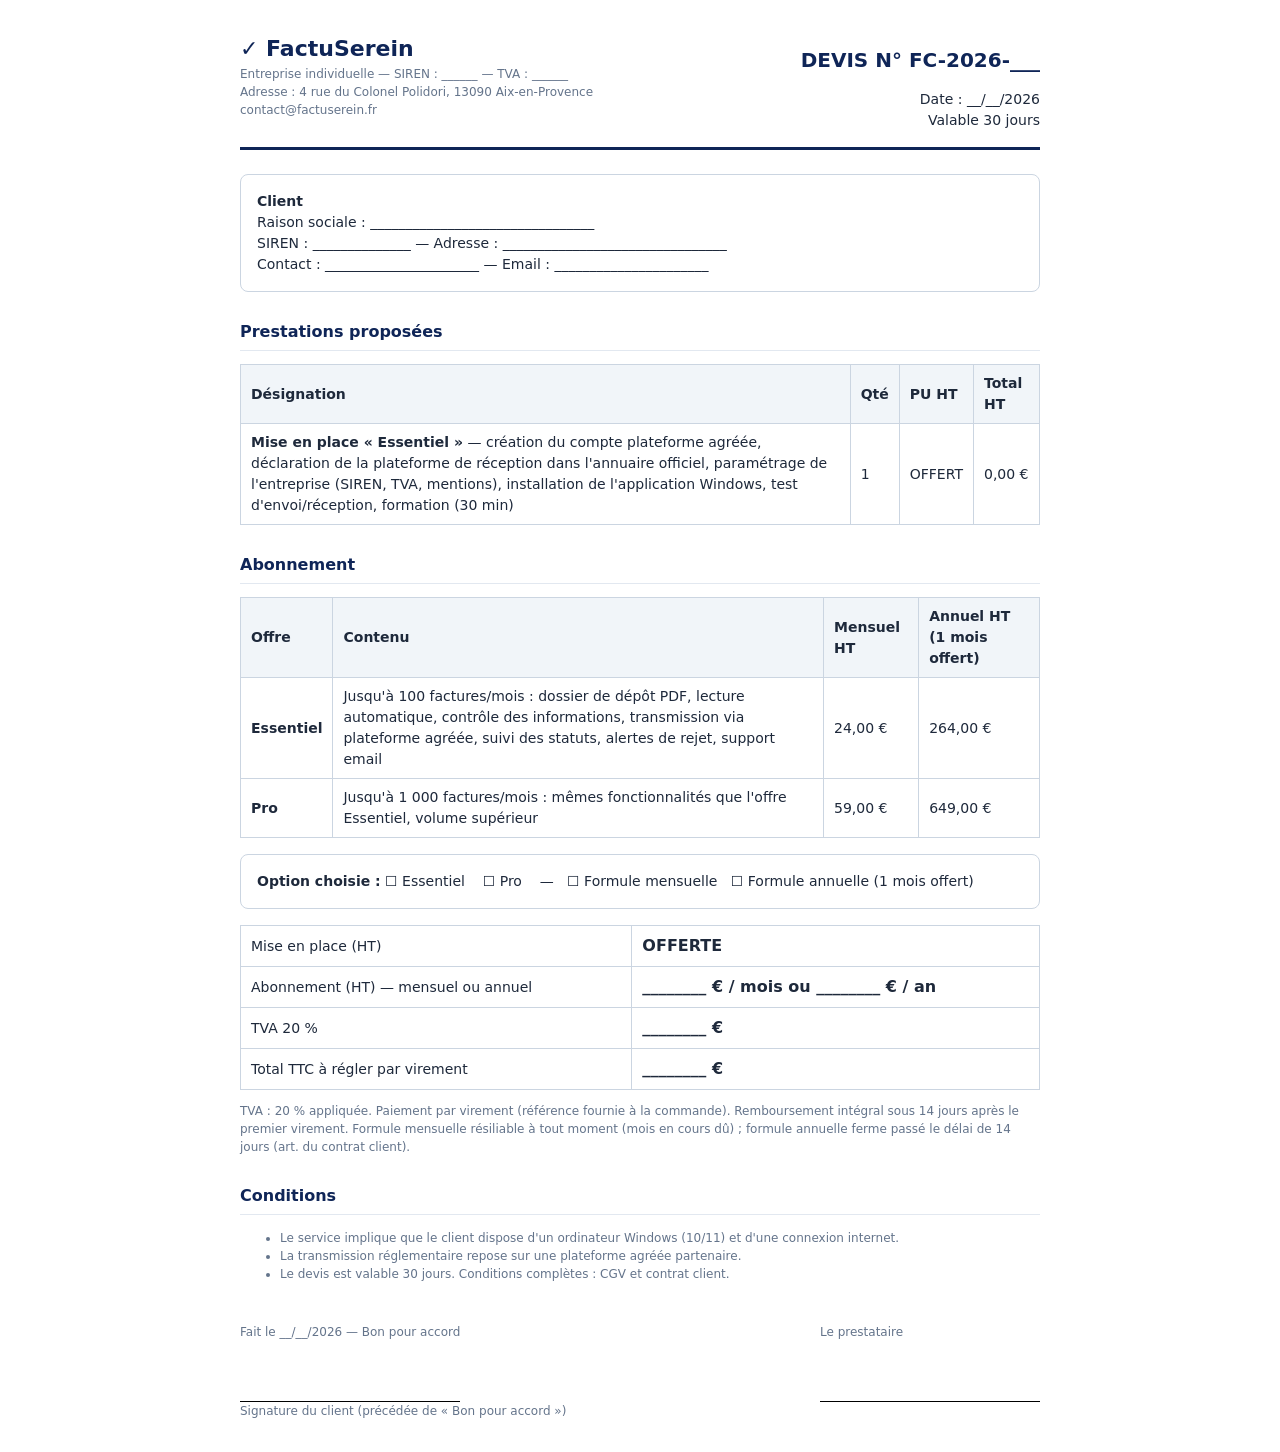
<file: kit-commercial/devis-modele.html>
<!DOCTYPE html>
<html lang="fr">
<head>
  <meta charset="UTF-8">
  <meta name="viewport" content="width=device-width, initial-scale=1.0">
  <title>Devis — FactuSerein</title>
  <style>
    body { font-family: system-ui, -apple-system, "Segoe UI", Roboto, Arial, sans-serif; color: #1e293b; max-width: 800px; margin: 0 auto; padding: 32px 24px; font-size: 14px; line-height: 1.5; }
    header { display: flex; justify-content: space-between; align-items: flex-start; border-bottom: 3px solid #0f2557; padding-bottom: 16px; margin-bottom: 24px; }
    .brand { font-size: 22px; font-weight: 800; color: #0f2557; }
    .brand span { color: #16a34a; }
    h1 { font-size: 20px; color: #0f2557; }
    h2 { font-size: 16px; color: #0f2557; margin-top: 28px; border-bottom: 1px solid #e2e8f0; padding-bottom: 6px; }
    table { width: 100%; border-collapse: collapse; margin: 12px 0; }
    th, td { border: 1px solid #cbd5e1; padding: 8px 10px; text-align: left; }
    th { background: #f1f5f9; }
    .total { font-size: 16px; font-weight: 700; }
    .cadre { border: 1px solid #cbd5e1; border-radius: 8px; padding: 16px; margin: 16px 0; }
    .small { font-size: 12px; color: #64748b; }
    .gauche { float: left; } .droite { float: right; }
    .clear { clear: both; }
  </style>
</head>
<body>

<header>
  <div>
    <div class="brand">✓ FactuSerein</div>
    <div class="small">Entreprise individuelle — SIREN : ______ — TVA : ______<br>
      Adresse : 4 rue du Colonel Polidori, 13090 Aix-en-Provence<br>contact@factuserein.fr</div>
  </div>
  <div style="text-align:right">
    <h1>DEVIS N° FC-2026-___</h1>
    <div>Date : __/__/2026<br>Valable 30 jours</div>
  </div>
</header>

<div class="cadre">
  <strong>Client</strong><br>
  Raison sociale : ________________________________<br>
  SIREN : ______________ — Adresse : ________________________________<br>
  Contact : ______________________ — Email : ______________________
</div>

<h2>Prestations proposées</h2>
<table>
  <thead>
    <tr><th>Désignation</th><th>Qté</th><th>PU HT</th><th>Total HT</th></tr>
  </thead>
  <tbody>
    <tr>
      <td><strong>Mise en place « Essentiel »</strong> — création du compte plateforme agréée, déclaration de la plateforme de réception dans l'annuaire officiel, paramétrage de l'entreprise (SIREN, TVA, mentions), installation de l'application Windows, test d'envoi/réception, formation (30 min)</td>
      <td>1</td><td>OFFERT</td><td>0,00 €</td>
    </tr>
  </tbody>
</table>

<h2>Abonnement</h2>
<table>
  <thead>
    <tr><th>Offre</th><th>Contenu</th><th>Mensuel HT</th><th>Annuel HT (1 mois offert)</th></tr>
  </thead>
  <tbody>
    <tr>
      <td><strong>Essentiel</strong></td>
      <td>Jusqu'à 100 factures/mois : dossier de dépôt PDF, lecture automatique, contrôle des informations, transmission via plateforme agréée, suivi des statuts, alertes de rejet, support email</td>
      <td>24,00 €</td>
      <td>264,00 €</td>
    </tr>
    <tr>
      <td><strong>Pro</strong></td>
      <td>Jusqu'à 1 000 factures/mois : mêmes fonctionnalités que l'offre Essentiel, volume supérieur</td>
      <td>59,00 €</td>
      <td>649,00 €</td>
    </tr>
  </tbody>
</table>

<div class="cadre">
  <strong>Option choisie :</strong> ☐ Essentiel &nbsp;&nbsp; ☐ Pro &nbsp;&nbsp; — &nbsp; ☐ Formule mensuelle &nbsp; ☐ Formule annuelle (1 mois offert)
</div>

<table>
  <tr>
    <td>Mise en place (HT)</td>
    <td class="total">OFFERTE</td>
  </tr>
  <tr>
    <td>Abonnement (HT) — mensuel ou annuel</td>
    <td class="total">________ € / mois ou ________ € / an</td>
  </tr>
  <tr>
    <td>TVA 20 %</td>
    <td class="total">________ €</td>
  </tr>
  <tr>
    <td>Total TTC à régler par virement</td>
    <td class="total">________ €</td>
  </tr>
</table>

<div class="small">
  TVA : 20 % appliquée. Paiement par virement (référence fournie à la commande). Remboursement intégral sous 14 jours après le premier virement. Formule mensuelle résiliable à tout moment (mois en cours dû) ; formule annuelle ferme passé le délai de 14 jours (art. du contrat client).
</div>

<h2>Conditions</h2>
<ul class="small">
  <li>Le service implique que le client dispose d'un ordinateur Windows (10/11) et d'une connexion internet.</li>
  <li>La transmission réglementaire repose sur une plateforme agréée partenaire.</li>
  <li>Le devis est valable 30 jours. Conditions complètes : CGV et contrat client.</li>
</ul>

<div class="clear"></div>
<div style="margin-top:40px; display:flex; justify-content:space-between;">
  <div>
    <div class="small">Fait le __/__/2026 — Bon pour accord</div>
    <div style="height:60px; border-bottom:1px solid #000; width:220px;"></div>
    <div class="small">Signature du client (précédée de « Bon pour accord »)</div>
  </div>
  <div>
    <div class="small">Le prestataire</div>
    <div style="height:60px; border-bottom:1px solid #000; width:220px;"></div>
  </div>
</div>

</body>
</html>
</file>
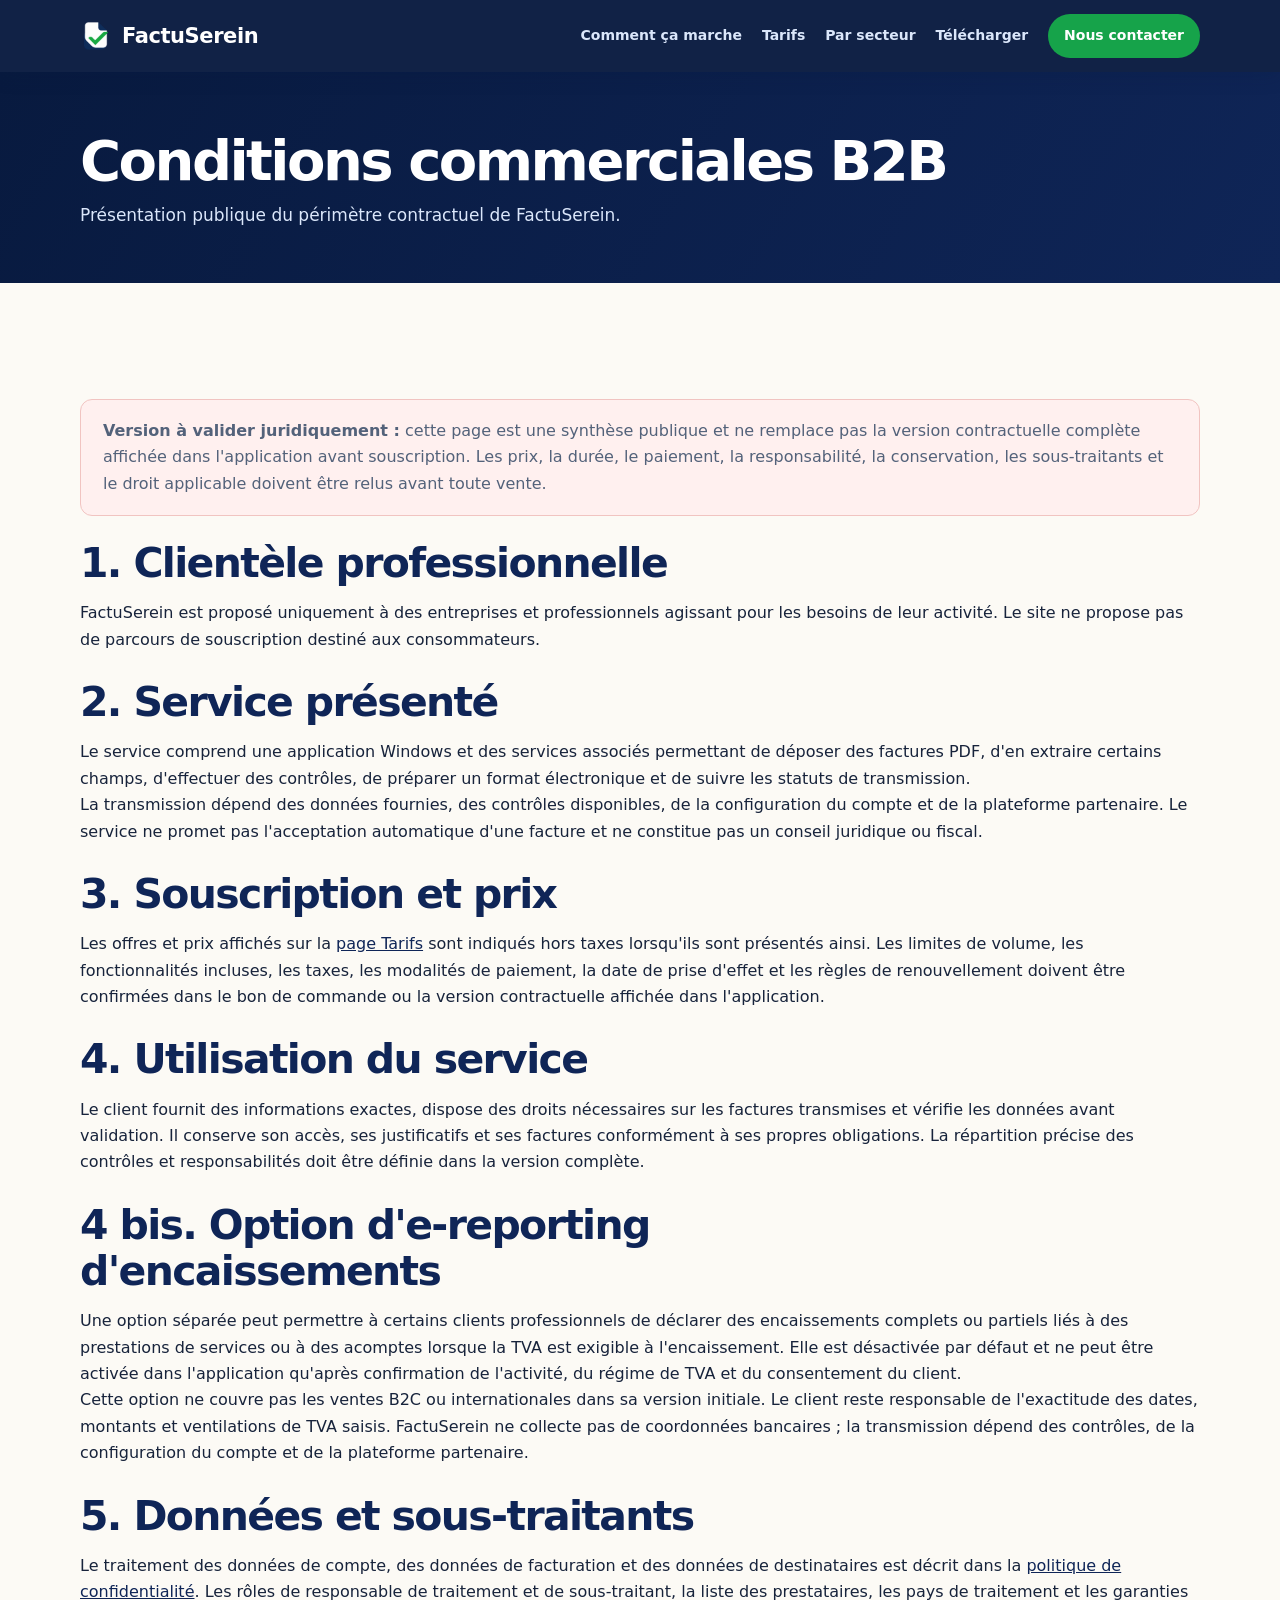
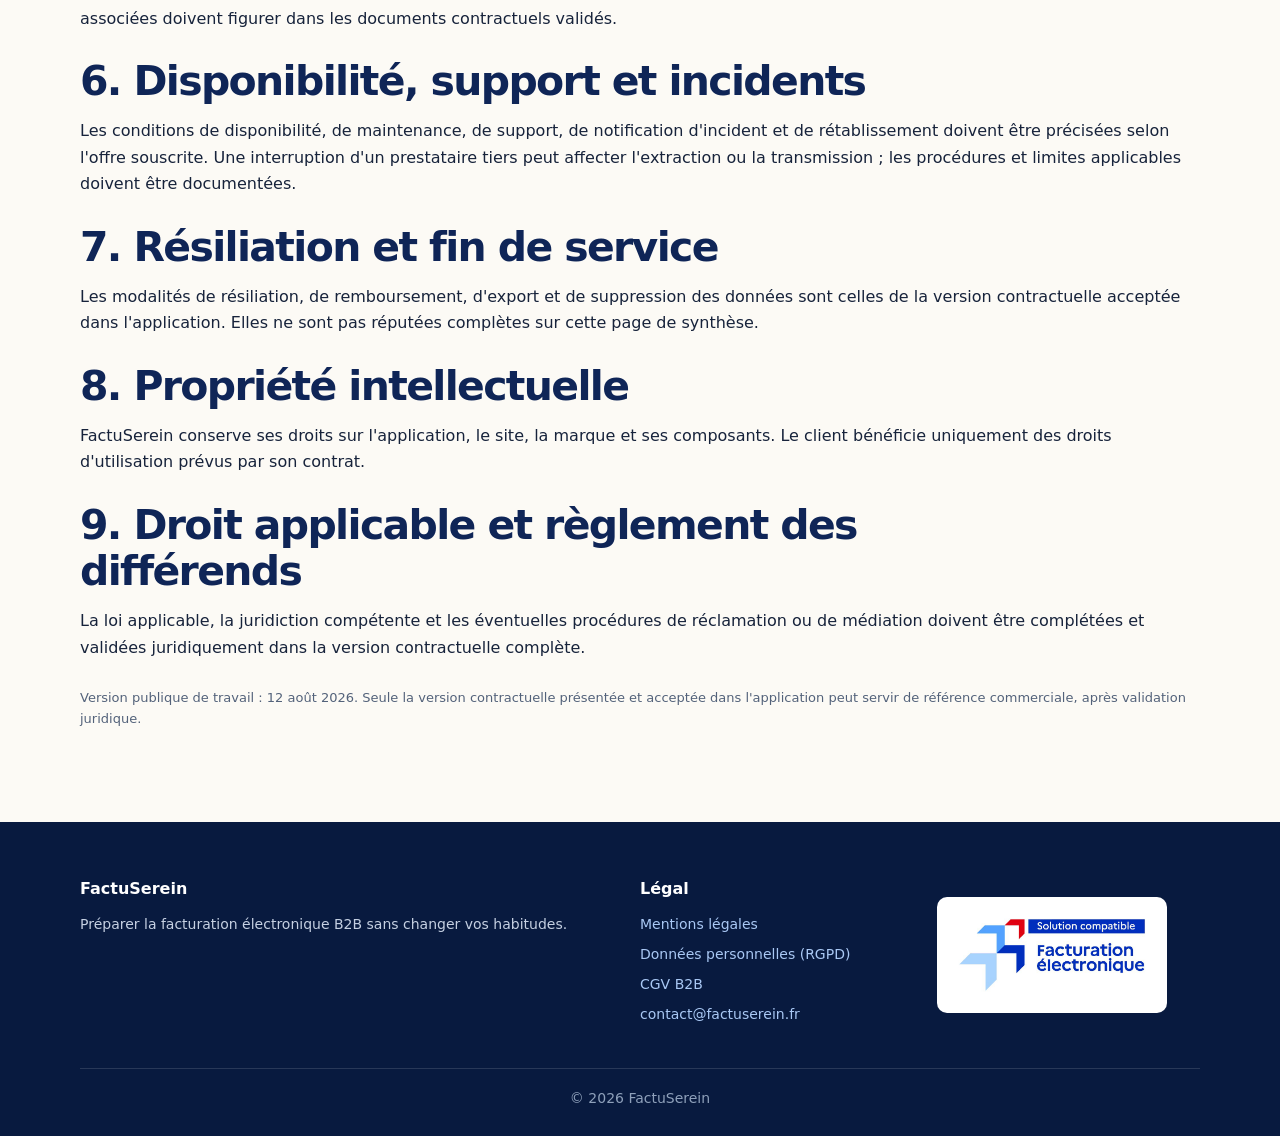
<file: legal/cgv.html>
<!DOCTYPE html>
<html lang="fr">
<head>
  <meta charset="UTF-8">
  <meta name="viewport" content="width=device-width, initial-scale=1.0">
  <title>Conditions générales B2B | FactuSerein</title>
  <meta name="description" content="Présentation publique des conditions commerciales B2B de FactuSerein : service, souscription, données, responsabilités et validation préalable.">
  <meta property="og:type" content="website">
  <meta property="og:title" content="Conditions générales B2B | FactuSerein">
  <meta property="og:description" content="Périmètre professionnel et principes contractuels du service FactuSerein, à compléter dans la version contractuelle avant souscription.">
  <meta property="og:image" content="https://factuserein.fr/assets/img/og-factuserein.png">
  <meta property="og:locale" content="fr_FR">
  <meta property="og:url" content="https://factuserein.fr/legal/cgv.html">
  <meta name="twitter:card" content="summary_large_image">
  <link rel="canonical" href="https://factuserein.fr/legal/cgv.html">
  <link rel="stylesheet" href="../assets/css/style.css">
</head>
<body>

<header class="site-header">
  <div class="container">
    <a href="../index.html" class="brand"><img class="logo" src="../assets/img/logo.png" alt="Logo FactuSerein" width="30" height="30" loading="eager"> FactuSerein</a>
    <button class="menu-toggle" aria-label="Ouvrir le menu" aria-expanded="false">☰</button>
    <nav class="main-nav">
      <a href="../index.html#comment">Comment ça marche</a>
      <a href="../tarifs.html">Tarifs</a>
      <a href="../index.html#secteurs">Par secteur</a>
      <a href="../outils/telecharger.html">Télécharger</a>
      <a href="../index.html#contact" class="cta">Nous contacter</a>
    </nav>
  </div>
</header>

<section class="page-titre">
  <div class="container">
    <h1>Conditions commerciales B2B</h1>
    <p>Présentation publique du périmètre contractuel de FactuSerein.</p>
  </div>
</section>

<section class="section">
  <div class="container">
    <div class="encart rouge">
      <strong>Version à valider juridiquement :</strong>
      cette page est une synthèse publique et ne remplace pas la version contractuelle complète affichée dans l'application avant souscription. Les prix, la durée, le paiement, la responsabilité, la conservation, les sous-traitants et le droit applicable doivent être relus avant toute vente.
    </div>

    <h2>1. Clientèle professionnelle</h2>
    <p>FactuSerein est proposé uniquement à des entreprises et professionnels agissant pour les besoins de leur activité. Le site ne propose pas de parcours de souscription destiné aux consommateurs.</p>

    <h2 class="marge">2. Service présenté</h2>
    <p>Le service comprend une application Windows et des services associés permettant de déposer des factures PDF, d'en extraire certains champs, d'effectuer des contrôles, de préparer un format électronique et de suivre les statuts de transmission.</p>
    <p>La transmission dépend des données fournies, des contrôles disponibles, de la configuration du compte et de la plateforme partenaire. Le service ne promet pas l'acceptation automatique d'une facture et ne constitue pas un conseil juridique ou fiscal.</p>

    <h2 class="marge">3. Souscription et prix</h2>
    <p>Les offres et prix affichés sur la <a href="../tarifs.html">page Tarifs</a> sont indiqués hors taxes lorsqu'ils sont présentés ainsi. Les limites de volume, les fonctionnalités incluses, les taxes, les modalités de paiement, la date de prise d'effet et les règles de renouvellement doivent être confirmées dans le bon de commande ou la version contractuelle affichée dans l'application.</p>

    <h2 class="marge">4. Utilisation du service</h2>
    <p>Le client fournit des informations exactes, dispose des droits nécessaires sur les factures transmises et vérifie les données avant validation. Il conserve son accès, ses justificatifs et ses factures conformément à ses propres obligations. La répartition précise des contrôles et responsabilités doit être définie dans la version complète.</p>

    <h2 class="marge">4 bis. Option d'e-reporting d'encaissements</h2>
    <p>Une option séparée peut permettre à certains clients professionnels de déclarer des encaissements complets ou partiels liés à des prestations de services ou à des acomptes lorsque la TVA est exigible à l'encaissement. Elle est désactivée par défaut et ne peut être activée dans l'application qu'après confirmation de l'activité, du régime de TVA et du consentement du client.</p>
    <p>Cette option ne couvre pas les ventes B2C ou internationales dans sa version initiale. Le client reste responsable de l'exactitude des dates, montants et ventilations de TVA saisis. FactuSerein ne collecte pas de coordonnées bancaires ; la transmission dépend des contrôles, de la configuration du compte et de la plateforme partenaire.</p>

    <h2 class="marge">5. Données et sous-traitants</h2>
    <p>Le traitement des données de compte, des données de facturation et des données de destinataires est décrit dans la <a href="rgpd.html">politique de confidentialité</a>. Les rôles de responsable de traitement et de sous-traitant, la liste des prestataires, les pays de traitement et les garanties associées doivent figurer dans les documents contractuels validés.</p>

    <h2 class="marge">6. Disponibilité, support et incidents</h2>
    <p>Les conditions de disponibilité, de maintenance, de support, de notification d'incident et de rétablissement doivent être précisées selon l'offre souscrite. Une interruption d'un prestataire tiers peut affecter l'extraction ou la transmission ; les procédures et limites applicables doivent être documentées.</p>

    <h2 class="marge">7. Résiliation et fin de service</h2>
    <p>Les modalités de résiliation, de remboursement, d'export et de suppression des données sont celles de la version contractuelle acceptée dans l'application. Elles ne sont pas réputées complètes sur cette page de synthèse.</p>

    <h2 class="marge">8. Propriété intellectuelle</h2>
    <p>FactuSerein conserve ses droits sur l'application, le site, la marque et ses composants. Le client bénéficie uniquement des droits d'utilisation prévus par son contrat.</p>

    <h2 class="marge">9. Droit applicable et règlement des différends</h2>
    <p>La loi applicable, la juridiction compétente et les éventuelles procédures de réclamation ou de médiation doivent être complétées et validées juridiquement dans la version contractuelle complète.</p>

    <p class="entretien marge">Version publique de travail : 12 août 2026. Seule la version contractuelle présentée et acceptée dans l'application peut servir de référence commerciale, après validation juridique.</p>
  </div>
</section>

<footer class="site-footer">
  <div class="container">
    <div>
      <h4>FactuSerein</h4>
      <p>Préparer la facturation électronique B2B sans changer vos habitudes.</p>
    </div>
    <div>
      <h4>Légal</h4>
      <a href="mentions-legales.html">Mentions légales</a>
      <a href="rgpd.html">Données personnelles (RGPD)</a>
      <a href="cgv.html">CGV B2B</a>
      <a href="mailto:contact@factuserein.fr">contact@factuserein.fr</a>
    </div>
    <img class="logo-officiel" src="../assets/img/solution-compatible.png" alt="Logo Solution compatible — Facturation électronique" width="230" height="107" loading="lazy">
    <p class="mentions">© <span class="js-annee">2026</span> FactuSerein</p>
  </div>
</footer>

<script src="../assets/js/main.js"></script>
</body>
</html>
</file>
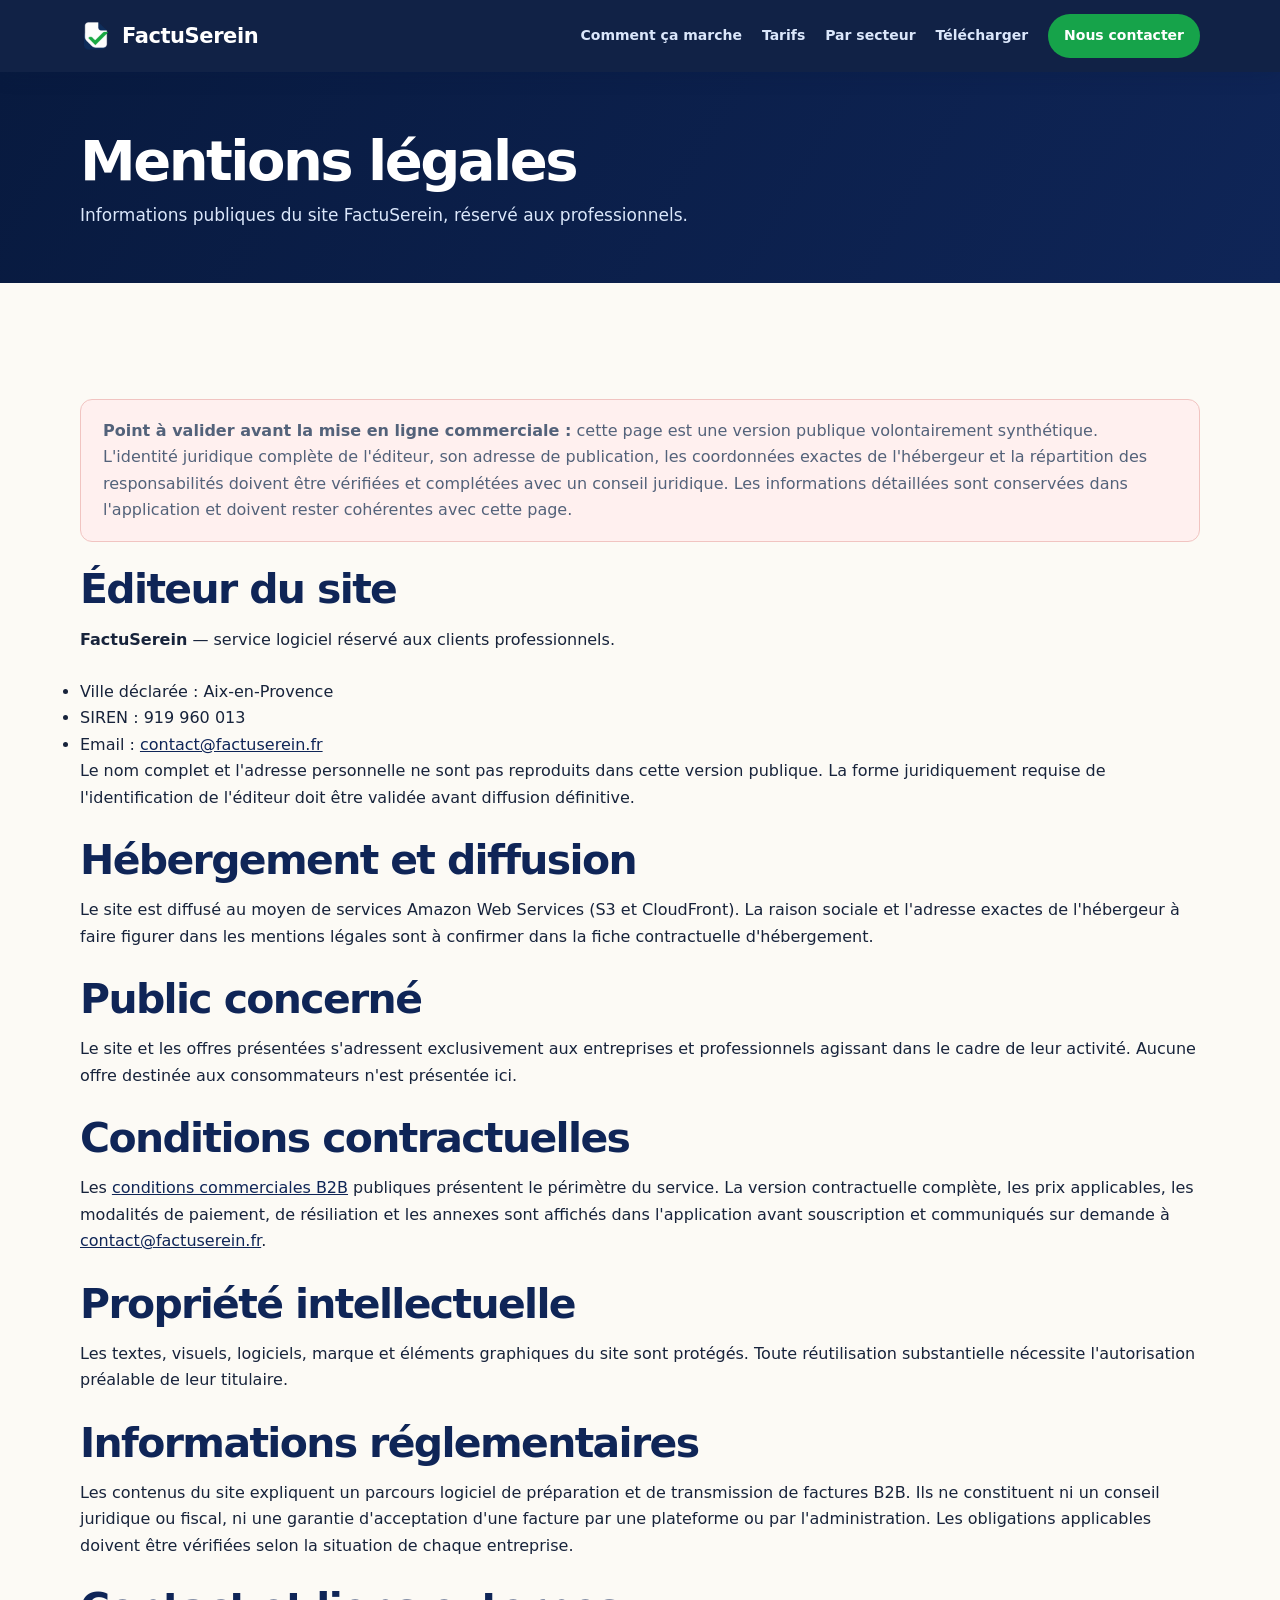
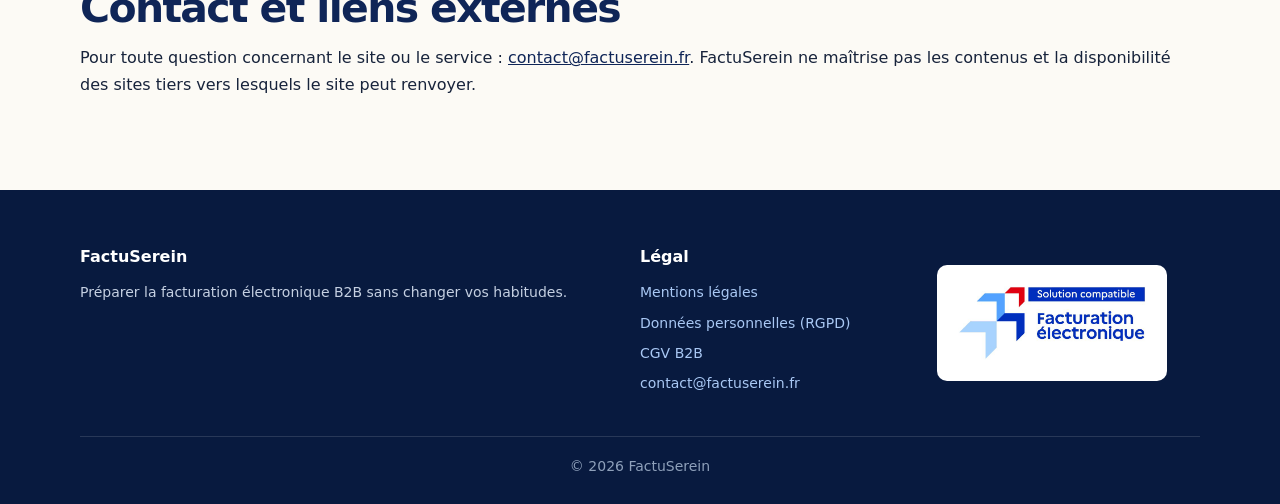
<file: legal/mentions-legales.html>
<!DOCTYPE html>
<html lang="fr">
<head>
  <meta charset="UTF-8">
  <meta name="viewport" content="width=device-width, initial-scale=1.0">
  <title>Mentions légales du site B2B | FactuSerein</title>
  <meta name="description" content="Mentions légales publiques du site FactuSerein, service de facturation électronique réservé aux professionnels.">
  <meta property="og:type" content="website">
  <meta property="og:title" content="Mentions légales | FactuSerein">
  <meta property="og:description" content="Informations légales publiques de FactuSerein et coordonnées de contact du service B2B.">
  <meta property="og:image" content="https://factuserein.fr/assets/img/og-factuserein.png">
  <meta property="og:locale" content="fr_FR">
  <meta property="og:url" content="https://factuserein.fr/legal/mentions-legales.html">
  <meta name="twitter:card" content="summary_large_image">
  <link rel="canonical" href="https://factuserein.fr/legal/mentions-legales.html">
  <link rel="stylesheet" href="../assets/css/style.css">
</head>
<body>

<header class="site-header">
  <div class="container">
    <a href="../index.html" class="brand"><img class="logo" src="../assets/img/logo.png" alt="Logo FactuSerein" width="30" height="30" loading="eager"> FactuSerein</a>
    <button class="menu-toggle" aria-label="Ouvrir le menu" aria-expanded="false">☰</button>
    <nav class="main-nav">
      <a href="../index.html#comment">Comment ça marche</a>
      <a href="../tarifs.html">Tarifs</a>
      <a href="../index.html#secteurs">Par secteur</a>
      <a href="../outils/telecharger.html">Télécharger</a>
      <a href="../index.html#contact" class="cta">Nous contacter</a>
    </nav>
  </div>
</header>

<section class="page-titre">
  <div class="container">
    <h1>Mentions légales</h1>
    <p>Informations publiques du site FactuSerein, réservé aux professionnels.</p>
  </div>
</section>

<section class="section">
  <div class="container">
    <div class="encart rouge">
      <strong>Point à valider avant la mise en ligne commerciale :</strong>
      cette page est une version publique volontairement synthétique. L'identité juridique complète de l'éditeur, son adresse de publication, les coordonnées exactes de l'hébergeur et la répartition des responsabilités doivent être vérifiées et complétées avec un conseil juridique. Les informations détaillées sont conservées dans l'application et doivent rester cohérentes avec cette page.
    </div>

    <h2>Éditeur du site</h2>
    <p><strong>FactuSerein</strong> — service logiciel réservé aux clients professionnels.</p>
    <ul class="marge">
      <li>Ville déclarée : Aix-en-Provence</li>
      <li>SIREN : 919 960 013</li>
      <li>Email : <a href="mailto:contact@factuserein.fr">contact@factuserein.fr</a></li>
    </ul>
    <p>Le nom complet et l'adresse personnelle ne sont pas reproduits dans cette version publique. La forme juridiquement requise de l'identification de l'éditeur doit être validée avant diffusion définitive.</p>

    <h2 class="marge">Hébergement et diffusion</h2>
    <p>Le site est diffusé au moyen de services Amazon Web Services (S3 et CloudFront). La raison sociale et l'adresse exactes de l'hébergeur à faire figurer dans les mentions légales sont à confirmer dans la fiche contractuelle d'hébergement.</p>

    <h2 class="marge">Public concerné</h2>
    <p>Le site et les offres présentées s'adressent exclusivement aux entreprises et professionnels agissant dans le cadre de leur activité. Aucune offre destinée aux consommateurs n'est présentée ici.</p>

    <h2 class="marge">Conditions contractuelles</h2>
    <p>Les <a href="cgv.html">conditions commerciales B2B</a> publiques présentent le périmètre du service. La version contractuelle complète, les prix applicables, les modalités de paiement, de résiliation et les annexes sont affichés dans l'application avant souscription et communiqués sur demande à <a href="mailto:contact@factuserein.fr">contact@factuserein.fr</a>.</p>

    <h2 class="marge">Propriété intellectuelle</h2>
    <p>Les textes, visuels, logiciels, marque et éléments graphiques du site sont protégés. Toute réutilisation substantielle nécessite l'autorisation préalable de leur titulaire.</p>

    <h2 class="marge">Informations réglementaires</h2>
    <p>Les contenus du site expliquent un parcours logiciel de préparation et de transmission de factures B2B. Ils ne constituent ni un conseil juridique ou fiscal, ni une garantie d'acceptation d'une facture par une plateforme ou par l'administration. Les obligations applicables doivent être vérifiées selon la situation de chaque entreprise.</p>

    <h2 class="marge">Contact et liens externes</h2>
    <p>Pour toute question concernant le site ou le service : <a href="mailto:contact@factuserein.fr">contact@factuserein.fr</a>. FactuSerein ne maîtrise pas les contenus et la disponibilité des sites tiers vers lesquels le site peut renvoyer.</p>
  </div>
</section>

<footer class="site-footer">
  <div class="container">
    <div>
      <h4>FactuSerein</h4>
      <p>Préparer la facturation électronique B2B sans changer vos habitudes.</p>
    </div>
    <div>
      <h4>Légal</h4>
      <a href="mentions-legales.html">Mentions légales</a>
      <a href="rgpd.html">Données personnelles (RGPD)</a>
      <a href="cgv.html">CGV B2B</a>
      <a href="mailto:contact@factuserein.fr">contact@factuserein.fr</a>
    </div>
    <img class="logo-officiel" src="../assets/img/solution-compatible.png" alt="Logo Solution compatible — Facturation électronique" width="230" height="107" loading="lazy">
    <p class="mentions">© <span class="js-annee">2026</span> FactuSerein</p>
  </div>
</footer>

<script src="../assets/js/main.js"></script>
</body>
</html>
</file>
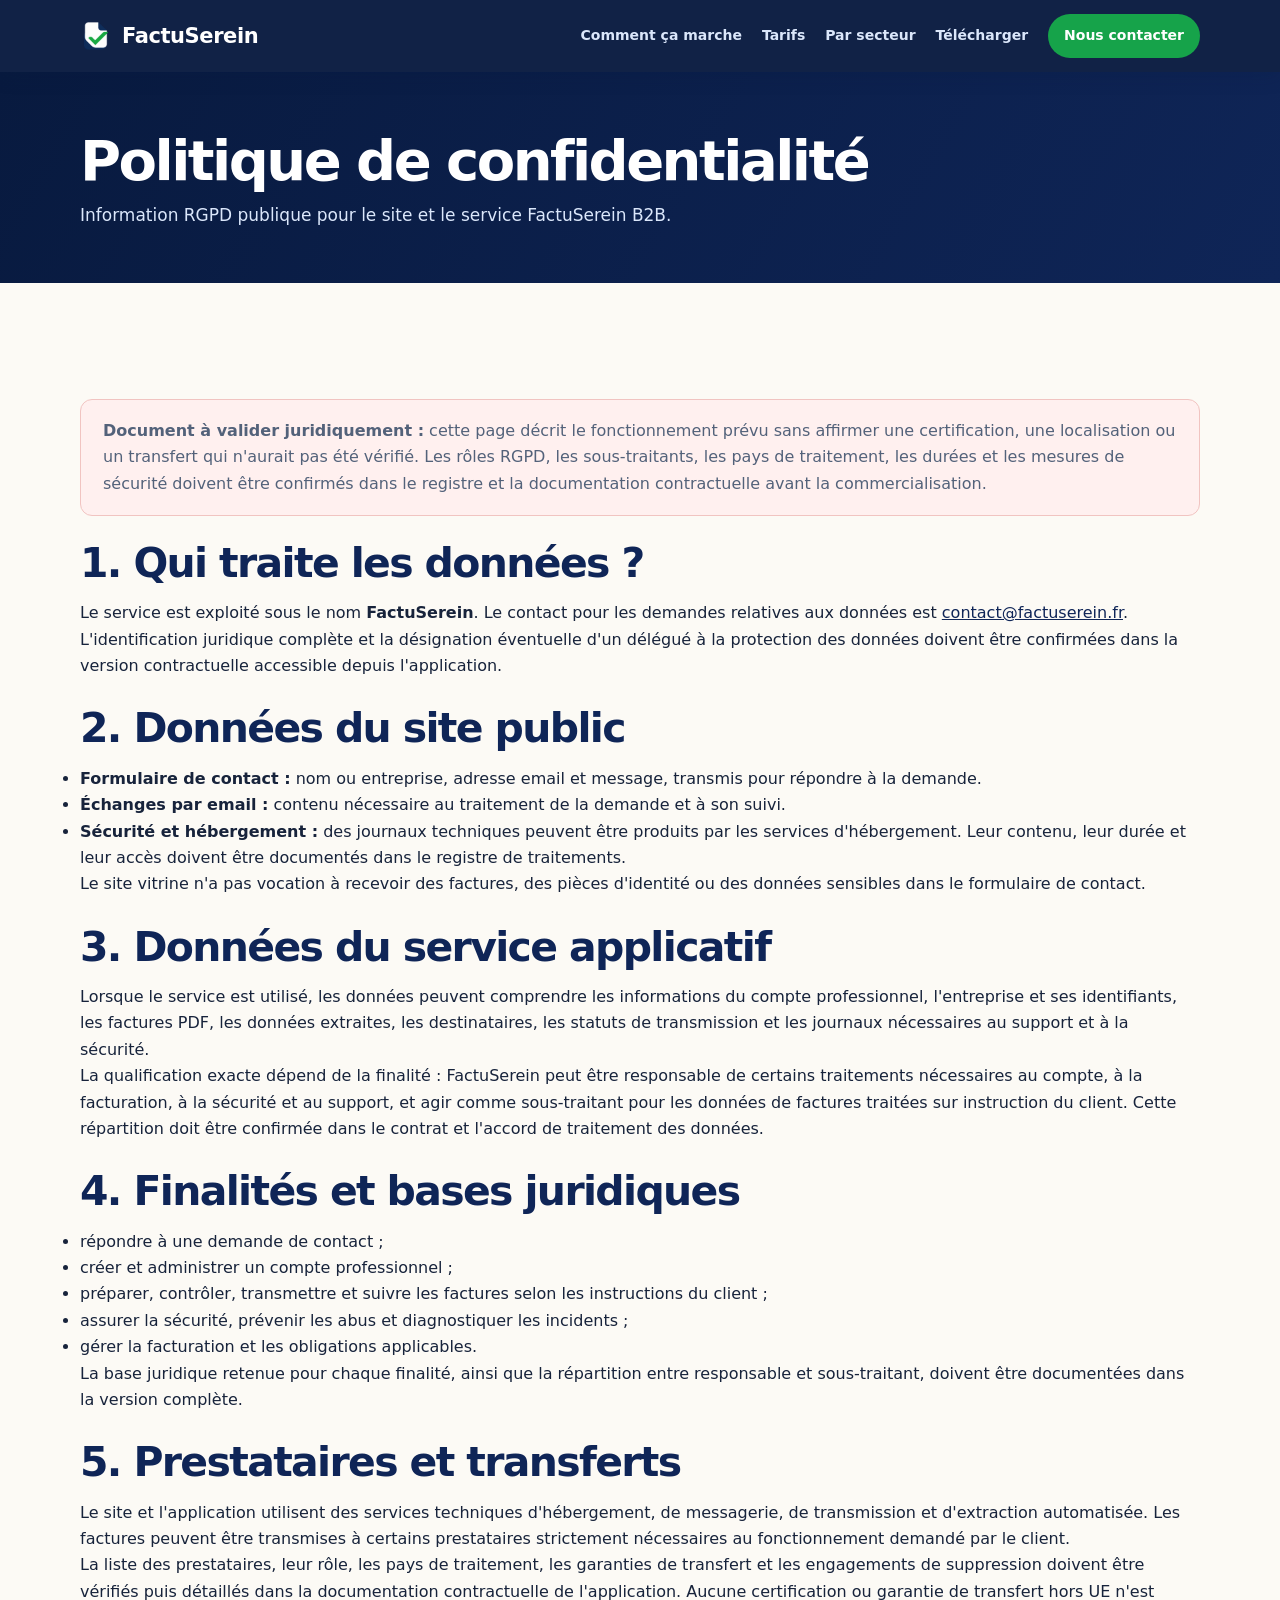
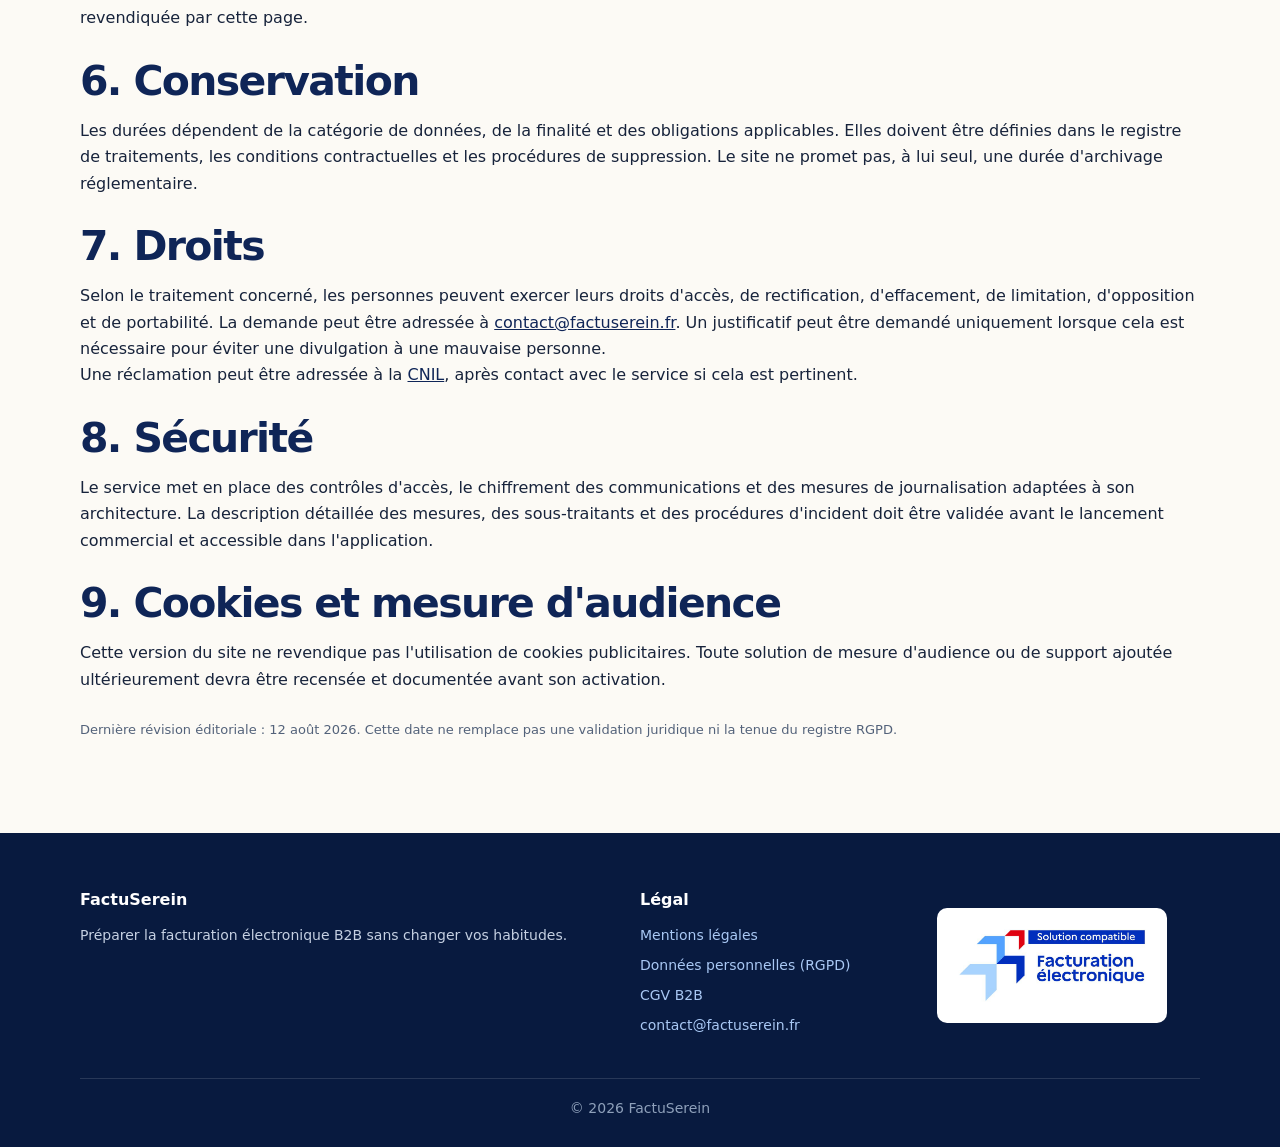
<file: legal/rgpd.html>
<!DOCTYPE html>
<html lang="fr">
<head>
  <meta charset="UTF-8">
  <meta name="viewport" content="width=device-width, initial-scale=1.0">
  <title>Politique de confidentialité RGPD B2B | FactuSerein</title>
  <meta name="description" content="Politique publique de confidentialité de FactuSerein : données de contact du site et données de facturation B2B traitées dans l'application.">
  <meta property="og:type" content="website">
  <meta property="og:title" content="Politique de confidentialité RGPD | FactuSerein">
  <meta property="og:description" content="Données collectées sur le site, fonctionnement du service B2B, droits des personnes et points à valider avant commercialisation.">
  <meta property="og:image" content="https://factuserein.fr/assets/img/og-factuserein.png">
  <meta property="og:locale" content="fr_FR">
  <meta property="og:url" content="https://factuserein.fr/legal/rgpd.html">
  <meta name="twitter:card" content="summary_large_image">
  <link rel="canonical" href="https://factuserein.fr/legal/rgpd.html">
  <link rel="stylesheet" href="../assets/css/style.css">
</head>
<body>

<header class="site-header">
  <div class="container">
    <a href="../index.html" class="brand"><img class="logo" src="../assets/img/logo.png" alt="Logo FactuSerein" width="30" height="30" loading="eager"> FactuSerein</a>
    <button class="menu-toggle" aria-label="Ouvrir le menu" aria-expanded="false">☰</button>
    <nav class="main-nav">
      <a href="../index.html#comment">Comment ça marche</a>
      <a href="../tarifs.html">Tarifs</a>
      <a href="../index.html#secteurs">Par secteur</a>
      <a href="../outils/telecharger.html">Télécharger</a>
      <a href="../index.html#contact" class="cta">Nous contacter</a>
    </nav>
  </div>
</header>

<section class="page-titre">
  <div class="container">
    <h1>Politique de confidentialité</h1>
    <p>Information RGPD publique pour le site et le service FactuSerein B2B.</p>
  </div>
</section>

<section class="section">
  <div class="container">
    <div class="encart rouge">
      <strong>Document à valider juridiquement :</strong>
      cette page décrit le fonctionnement prévu sans affirmer une certification, une localisation ou un transfert qui n'aurait pas été vérifié. Les rôles RGPD, les sous-traitants, les pays de traitement, les durées et les mesures de sécurité doivent être confirmés dans le registre et la documentation contractuelle avant la commercialisation.
    </div>

    <h2>1. Qui traite les données ?</h2>
    <p>Le service est exploité sous le nom <strong>FactuSerein</strong>. Le contact pour les demandes relatives aux données est <a href="mailto:contact@factuserein.fr">contact@factuserein.fr</a>. L'identification juridique complète et la désignation éventuelle d'un délégué à la protection des données doivent être confirmées dans la version contractuelle accessible depuis l'application.</p>

    <h2 class="marge">2. Données du site public</h2>
    <ul>
      <li><strong>Formulaire de contact :</strong> nom ou entreprise, adresse email et message, transmis pour répondre à la demande.</li>
      <li><strong>Échanges par email :</strong> contenu nécessaire au traitement de la demande et à son suivi.</li>
      <li><strong>Sécurité et hébergement :</strong> des journaux techniques peuvent être produits par les services d'hébergement. Leur contenu, leur durée et leur accès doivent être documentés dans le registre de traitements.</li>
    </ul>
    <p>Le site vitrine n'a pas vocation à recevoir des factures, des pièces d'identité ou des données sensibles dans le formulaire de contact.</p>

    <h2 class="marge">3. Données du service applicatif</h2>
    <p>Lorsque le service est utilisé, les données peuvent comprendre les informations du compte professionnel, l'entreprise et ses identifiants, les factures PDF, les données extraites, les destinataires, les statuts de transmission et les journaux nécessaires au support et à la sécurité.</p>
    <p>La qualification exacte dépend de la finalité : FactuSerein peut être responsable de certains traitements nécessaires au compte, à la facturation, à la sécurité et au support, et agir comme sous-traitant pour les données de factures traitées sur instruction du client. Cette répartition doit être confirmée dans le contrat et l'accord de traitement des données.</p>

    <h2 class="marge">4. Finalités et bases juridiques</h2>
    <ul>
      <li>répondre à une demande de contact ;</li>
      <li>créer et administrer un compte professionnel ;</li>
      <li>préparer, contrôler, transmettre et suivre les factures selon les instructions du client ;</li>
      <li>assurer la sécurité, prévenir les abus et diagnostiquer les incidents ;</li>
      <li>gérer la facturation et les obligations applicables.</li>
    </ul>
    <p>La base juridique retenue pour chaque finalité, ainsi que la répartition entre responsable et sous-traitant, doivent être documentées dans la version complète.</p>

    <h2 class="marge">5. Prestataires et transferts</h2>
    <p>Le site et l'application utilisent des services techniques d'hébergement, de messagerie, de transmission et d'extraction automatisée. Les factures peuvent être transmises à certains prestataires strictement nécessaires au fonctionnement demandé par le client.</p>
    <p>La liste des prestataires, leur rôle, les pays de traitement, les garanties de transfert et les engagements de suppression doivent être vérifiés puis détaillés dans la documentation contractuelle de l'application. Aucune certification ou garantie de transfert hors UE n'est revendiquée par cette page.</p>

    <h2 class="marge">6. Conservation</h2>
    <p>Les durées dépendent de la catégorie de données, de la finalité et des obligations applicables. Elles doivent être définies dans le registre de traitements, les conditions contractuelles et les procédures de suppression. Le site ne promet pas, à lui seul, une durée d'archivage réglementaire.</p>

    <h2 class="marge">7. Droits</h2>
    <p>Selon le traitement concerné, les personnes peuvent exercer leurs droits d'accès, de rectification, d'effacement, de limitation, d'opposition et de portabilité. La demande peut être adressée à <a href="mailto:contact@factuserein.fr">contact@factuserein.fr</a>. Un justificatif peut être demandé uniquement lorsque cela est nécessaire pour éviter une divulgation à une mauvaise personne.</p>
    <p>Une réclamation peut être adressée à la <a href="https://www.cnil.fr/" rel="noopener">CNIL</a>, après contact avec le service si cela est pertinent.</p>

    <h2 class="marge">8. Sécurité</h2>
    <p>Le service met en place des contrôles d'accès, le chiffrement des communications et des mesures de journalisation adaptées à son architecture. La description détaillée des mesures, des sous-traitants et des procédures d'incident doit être validée avant le lancement commercial et accessible dans l'application.</p>

    <h2 class="marge">9. Cookies et mesure d'audience</h2>
    <p>Cette version du site ne revendique pas l'utilisation de cookies publicitaires. Toute solution de mesure d'audience ou de support ajoutée ultérieurement devra être recensée et documentée avant son activation.</p>

    <p class="entretien marge">Dernière révision éditoriale : 12 août 2026. Cette date ne remplace pas une validation juridique ni la tenue du registre RGPD.</p>
  </div>
</section>

<footer class="site-footer">
  <div class="container">
    <div>
      <h4>FactuSerein</h4>
      <p>Préparer la facturation électronique B2B sans changer vos habitudes.</p>
    </div>
    <div>
      <h4>Légal</h4>
      <a href="mentions-legales.html">Mentions légales</a>
      <a href="rgpd.html">Données personnelles (RGPD)</a>
      <a href="cgv.html">CGV B2B</a>
      <a href="mailto:contact@factuserein.fr">contact@factuserein.fr</a>
    </div>
    <img class="logo-officiel" src="../assets/img/solution-compatible.png" alt="Logo Solution compatible — Facturation électronique" width="230" height="107" loading="lazy">
    <p class="mentions">© <span class="js-annee">2026</span> FactuSerein</p>
  </div>
</footer>

<script src="../assets/js/main.js"></script>
</body>
</html>
</file>
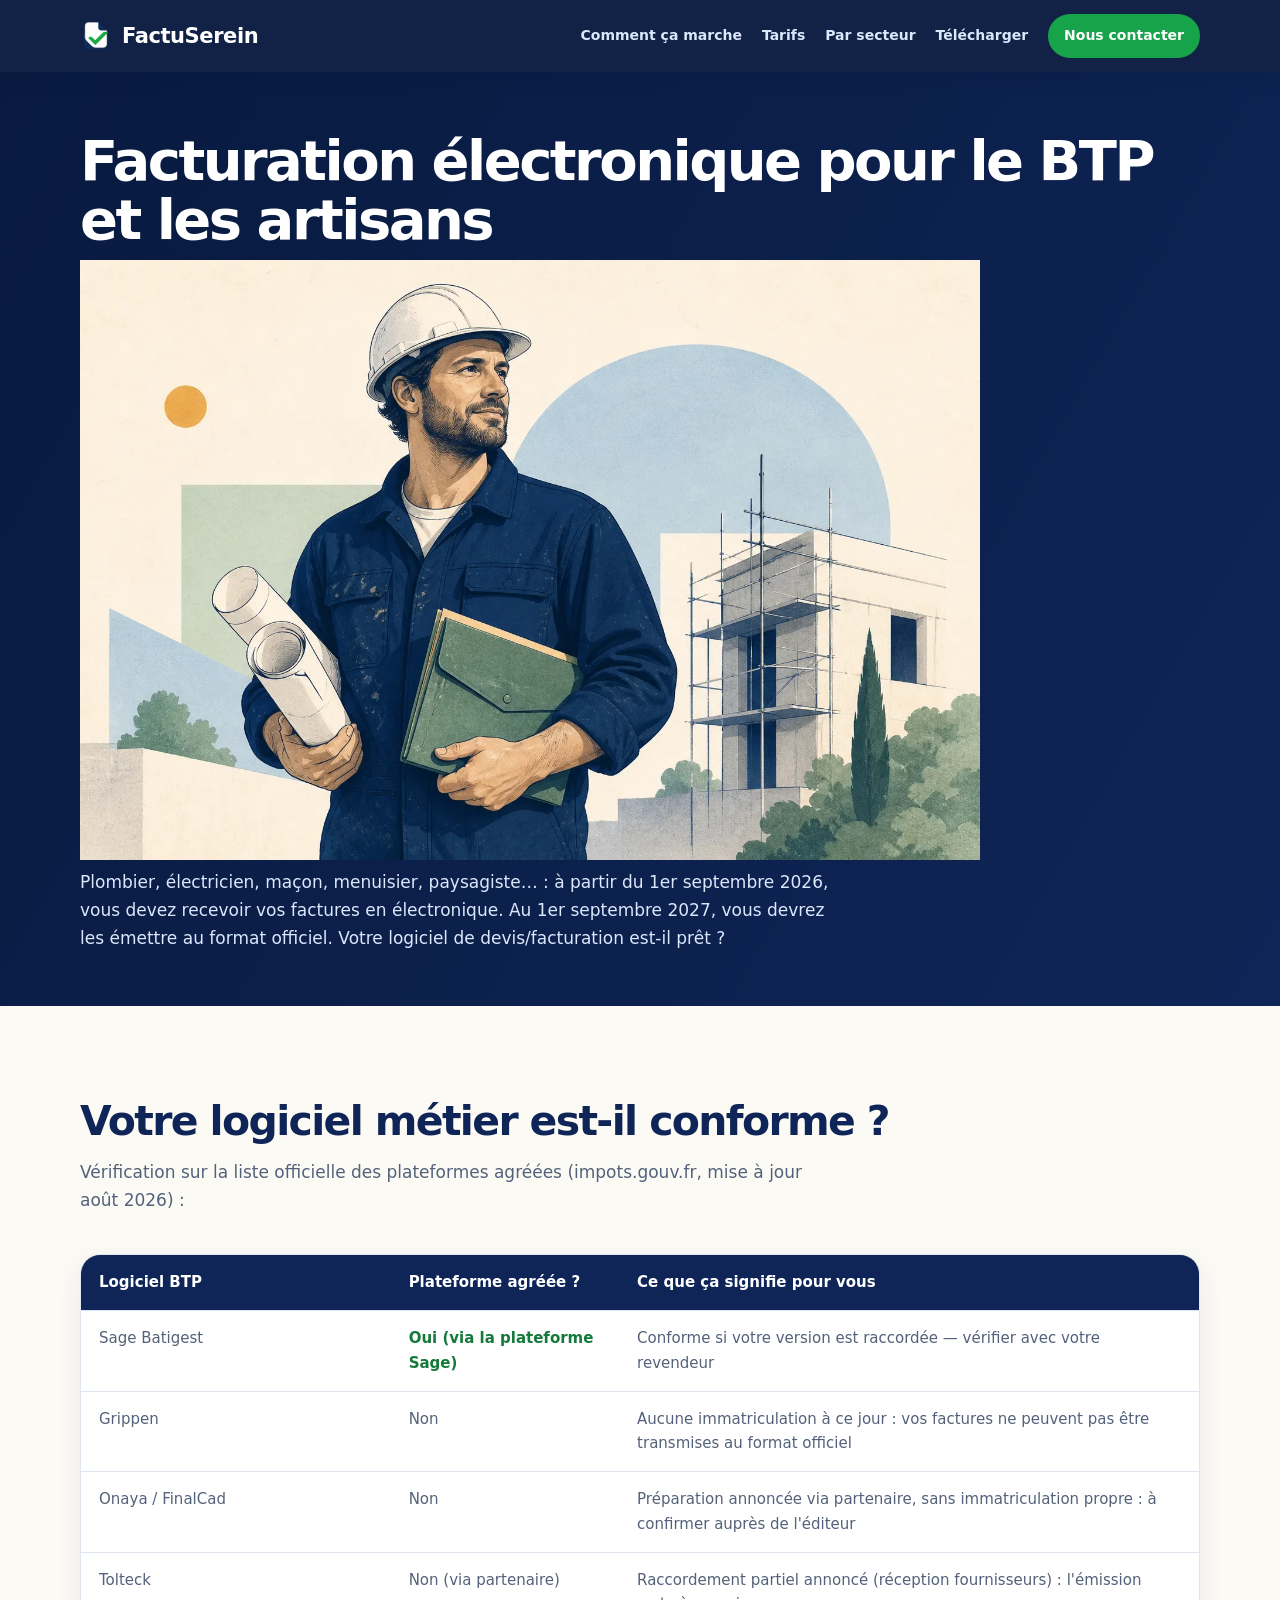
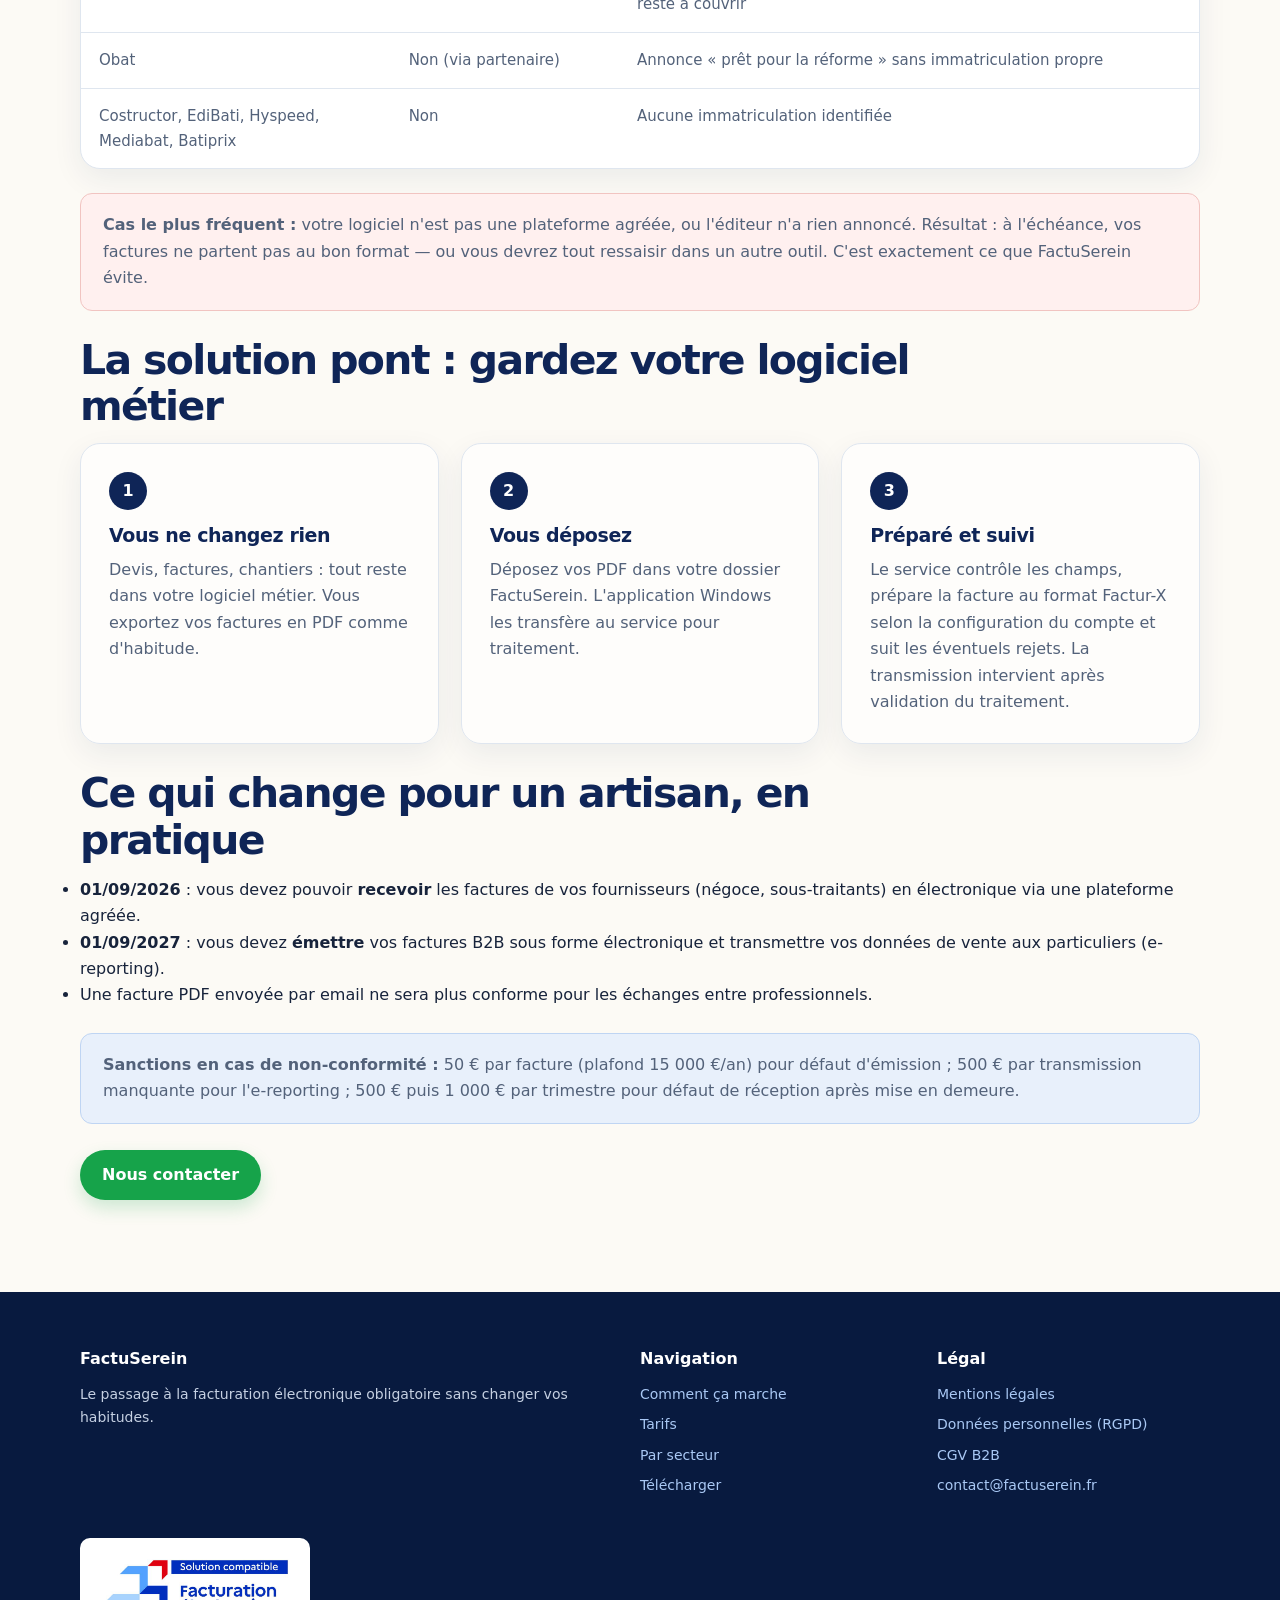
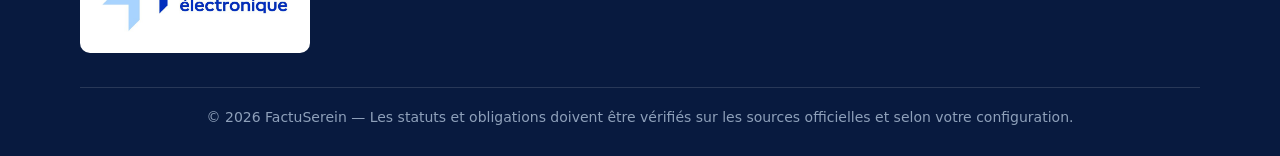
<file: secteurs/btp.html>
<!DOCTYPE html>
<html lang="fr">
<head>
  <meta charset="UTF-8">
  <meta name="viewport" content="width=device-width, initial-scale=1.0">
  <title>Facturation électronique BTP pour artisans | FactuSerein</title>
  <link rel="icon" type="image/png" sizes="32x32" href="../assets/img/favicon-32x32.png">
<link rel="manifest" href="../assets/img/site.webmanifest">
  <link rel="apple-touch-icon" href="../assets/img/apple-touch-icon.png">
  <meta property="og:title" content="Facturation électronique BTP & artisans">
  <meta property="og:description" content="Facturation électronique B2B pour les artisans du BTP : garder son logiciel, préparer ses PDF et suivre la transmission.">
  <meta property="og:type" content="website">
  <meta property="og:locale" content="fr_FR">
  <meta property="og:image" content="https://factuserein.fr/assets/img/og-factuserein.png">
  <meta property="og:url" content="https://factuserein.fr/secteurs/btp.html">
  <meta name="twitter:card" content="summary_large_image">
  <link rel="canonical" href="https://factuserein.fr/secteurs/btp.html">
  <meta name="description" content="Facturation électronique B2B pour les artisans du BTP : gardez votre logiciel, déposez vos PDF et vérifiez les données préparées avant transmission.">
  <link rel="stylesheet" href="../assets/css/style.css">
</head>
<body>

<header class="site-header">
  <div class="container">
    <a href="../index.html" class="brand"><img class="logo" src="../assets/img/logo.png" alt="Logo FactuSerein" width="30" height="30" loading="eager"> FactuSerein</a>
    <button class="menu-toggle" aria-label="Ouvrir le menu" aria-expanded="false">☰</button>
    <nav class="main-nav">
      <a href="../index.html#comment">Comment ça marche</a>
      <a href="../tarifs.html">Tarifs</a>
      <a href="../index.html#secteurs">Par secteur</a>
      <a href="../outils/telecharger.html">Télécharger</a>
      <a href="../index.html#contact" class="cta">Nous contacter</a>
    </nav>
  </div>
</header>

<section class="page-titre">
  <div class="container">
    <h1>Facturation électronique pour le BTP et les artisans</h1>
    <img class="illu-banniere" src="../assets/img/btp-premium.webp" alt="Facturation électronique pour le BTP et les artisans" width="900" height="444" loading="lazy">
    <p>Plombier, électricien, maçon, menuisier, paysagiste… : à partir du 1er septembre 2026, vous devez recevoir vos factures en électronique. Au 1er septembre 2027, vous devrez les émettre au format officiel. Votre logiciel de devis/facturation est-il prêt ?</p>
  </div>
</section>

<section class="section">
  <div class="container">
    <h2>Votre logiciel métier est-il conforme ?</h2>
    <p class="sous-titre">Vérification sur la liste officielle des plateformes agréées (impots.gouv.fr, mise à jour août 2026) :</p>
    <table>
      <thead>
        <tr><th>Logiciel BTP</th><th>Plateforme agréée ?</th><th>Ce que ça signifie pour vous</th></tr>
      </thead>
      <tbody>
        <tr><td>Sage Batigest</td><td class="ok">Oui (via la plateforme Sage)</td><td>Conforme si votre version est raccordée — vérifier avec votre revendeur</td></tr>
        <tr><td>Grippen</td><td class="non">Non</td><td>Aucune immatriculation à ce jour : vos factures ne peuvent pas être transmises au format officiel</td></tr>
        <tr><td>Onaya / FinalCad</td><td class="non">Non</td><td>Préparation annoncée via partenaire, sans immatriculation propre : à confirmer auprès de l'éditeur</td></tr>
        <tr><td>Tolteck</td><td class="non">Non (via partenaire)</td><td>Raccordement partiel annoncé (réception fournisseurs) : l'émission reste à couvrir</td></tr>
        <tr><td>Obat</td><td class="non">Non (via partenaire)</td><td>Annonce « prêt pour la réforme » sans immatriculation propre</td></tr>
        <tr><td>Costructor, EdiBati, Hyspeed, Mediabat, Batiprix</td><td class="non">Non</td><td>Aucune immatriculation identifiée</td></tr>
      </tbody>
    </table>
    <div class="encart rouge marge">
      <strong>Cas le plus fréquent :</strong> votre logiciel n'est pas une plateforme agréée, ou l'éditeur n'a rien annoncé. Résultat : à l'échéance, vos factures ne partent pas au bon format — ou vous devrez tout ressaisir dans un autre outil. C'est exactement ce que FactuSerein évite.
    </div>

    <h2 class="marge">La solution pont : gardez votre logiciel métier</h2>
    <div class="grille grille-3">
      <div class="carte">
        <div class="num">1</div>
        <h3>Vous ne changez rien</h3>
        <p>Devis, factures, chantiers : tout reste dans votre logiciel métier. Vous exportez vos factures en PDF comme d'habitude.</p>
      </div>
      <div class="carte">
        <div class="num">2</div>
        <h3>Vous déposez</h3>
        <p>Déposez vos PDF dans votre dossier FactuSerein. L'application Windows les transfère au service pour traitement.</p>
      </div>
      <div class="carte">
        <div class="num">3</div>
        <h3>Préparé et suivi</h3>
        <p>Le service contrôle les champs, prépare la facture au format Factur-X selon la configuration du compte et suit les éventuels rejets. La transmission intervient après validation du traitement.</p>
      </div>
    </div>

    <h2 class="marge">Ce qui change pour un artisan, en pratique</h2>
    <ul>
      <li><strong>01/09/2026</strong> : vous devez pouvoir <strong>recevoir</strong> les factures de vos fournisseurs (négoce, sous-traitants) en électronique via une plateforme agréée.</li>
      <li><strong>01/09/2027</strong> : vous devez <strong>émettre</strong> vos factures B2B sous forme électronique et transmettre vos données de vente aux particuliers (e-reporting).</li>
      <li>Une facture PDF envoyée par email ne sera plus conforme pour les échanges entre professionnels.</li>
    </ul>
    <div class="encart">
      <strong>Sanctions en cas de non-conformité :</strong> 50 € par facture (plafond 15 000 €/an) pour défaut d'émission ; 500 € par transmission manquante pour l'e-reporting ; 500 € puis 1 000 € par trimestre pour défaut de réception après mise en demeure.
    </div>
    <p class="marge"><a href="../index.html#contact" class="btn btn-vert">Nous contacter</a></p>
  </div>
</section>

<footer class="site-footer">
  <div class="container">
    <div>
      <h4>FactuSerein</h4>
      <p>Le passage à la facturation électronique obligatoire sans changer vos habitudes.</p>
    </div>
    <div>
      <h4>Navigation</h4>
      <a href="../index.html#comment">Comment ça marche</a>
      <a href="../tarifs.html">Tarifs</a>
      <a href="../index.html#secteurs">Par secteur</a>
      <a href="../outils/telecharger.html">Télécharger</a>
    </div>
    <div>
      <h4>Légal</h4>
      <a href="../legal/mentions-legales.html">Mentions légales</a>
      <a href="../legal/rgpd.html">Données personnelles (RGPD)</a>
      <a href="../legal/cgv.html">CGV B2B</a>
      <a href="mailto:contact@factuserein.fr">contact@factuserein.fr</a>
    </div>
    <img class="logo-officiel" src="../assets/img/solution-compatible.png" alt="Logo Solution compatible — Facturation électronique" width="230" height="107" loading="lazy">
    <p class="mentions">© <span class="js-annee">2026</span> FactuSerein — Les statuts et obligations doivent être vérifiés sur les sources officielles et selon votre configuration.</p>
  </div>
</footer>

<script src="../assets/js/main.js"></script>
</body>
</html>
</file>
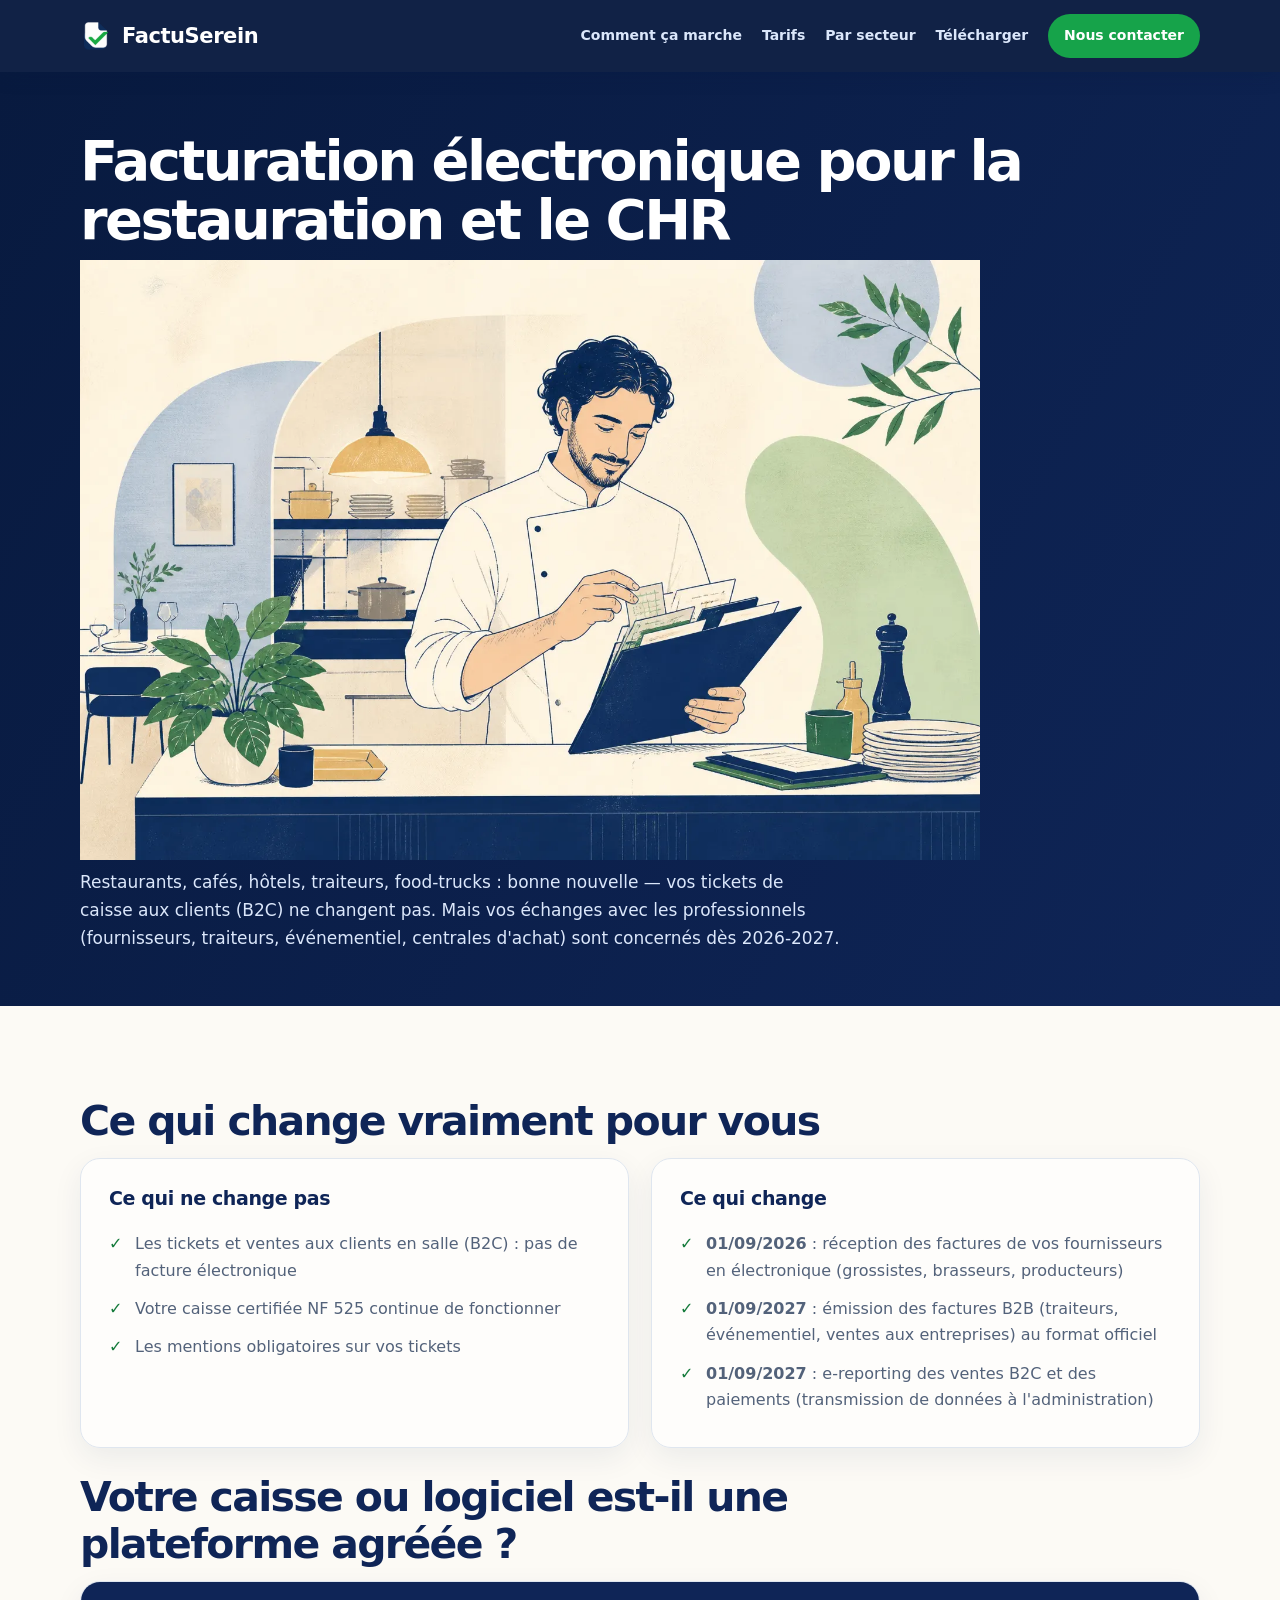
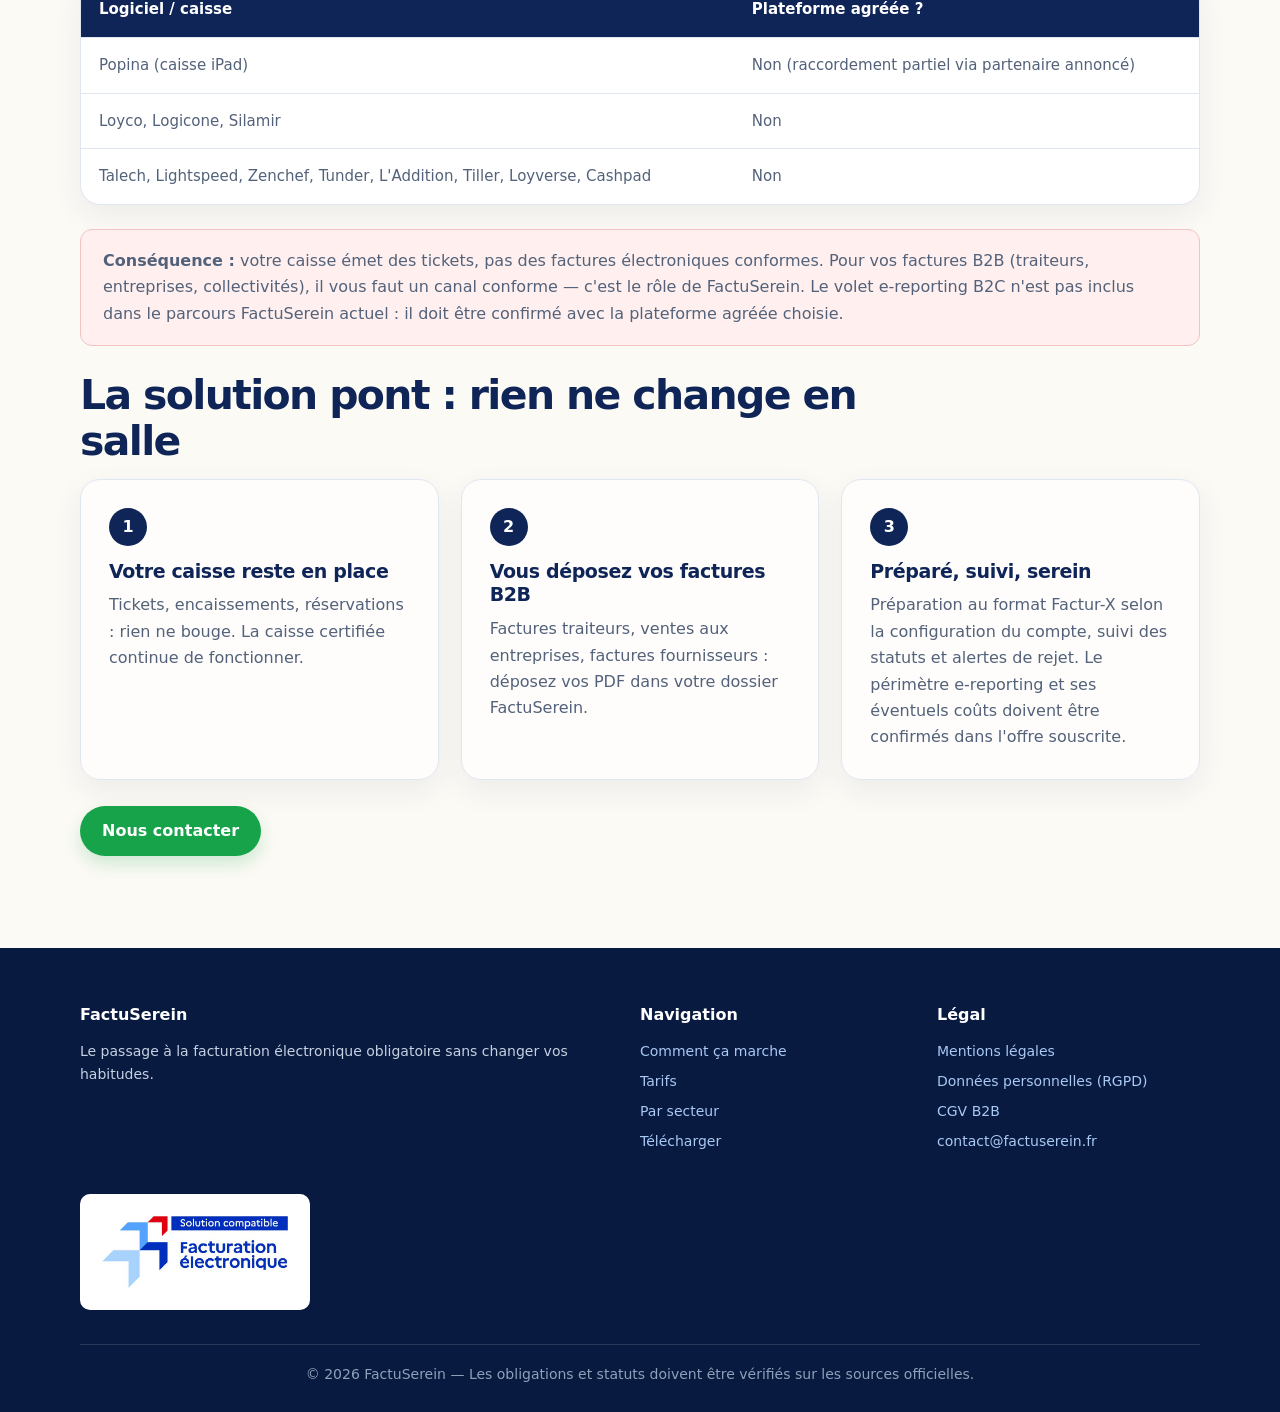
<file: secteurs/restauration.html>
<!DOCTYPE html>
<html lang="fr">
<head>
  <meta charset="UTF-8">
  <meta name="viewport" content="width=device-width, initial-scale=1.0">
  <title>Facturation électronique pour restaurants | FactuSerein</title>
  <link rel="icon" type="image/png" sizes="32x32" href="../assets/img/favicon-32x32.png">
<link rel="manifest" href="../assets/img/site.webmanifest">
  <link rel="apple-touch-icon" href="../assets/img/apple-touch-icon.png">
  <meta property="og:title" content="Facturation électronique restauration & CHR">
  <meta property="og:description" content="Facturation électronique B2B pour restaurants et CHR : conserver sa caisse, préparer ses factures et suivre le traitement.">
  <meta property="og:type" content="website">
  <meta property="og:locale" content="fr_FR">
  <meta property="og:image" content="https://factuserein.fr/assets/img/og-factuserein.png">
  <meta property="og:url" content="https://factuserein.fr/secteurs/restauration.html">
  <meta name="twitter:card" content="summary_large_image">
  <link rel="canonical" href="https://factuserein.fr/secteurs/restauration.html">
  <meta name="description" content="Facturation électronique B2B pour restaurants, cafés, hôtels et traiteurs : garder sa caisse, préparer ses factures et suivre leur transmission.">
  <link rel="stylesheet" href="../assets/css/style.css">
</head>
<body>

<header class="site-header">
  <div class="container">
    <a href="../index.html" class="brand"><img class="logo" src="../assets/img/logo.png" alt="Logo FactuSerein" width="30" height="30" loading="eager"> FactuSerein</a>
    <button class="menu-toggle" aria-label="Ouvrir le menu" aria-expanded="false">☰</button>
    <nav class="main-nav">
      <a href="../index.html#comment">Comment ça marche</a>
      <a href="../tarifs.html">Tarifs</a>
      <a href="../index.html#secteurs">Par secteur</a>
      <a href="../outils/telecharger.html">Télécharger</a>
      <a href="../index.html#contact" class="cta">Nous contacter</a>
    </nav>
  </div>
</header>

<section class="page-titre">
  <div class="container">
    <h1>Facturation électronique pour la restauration et le CHR</h1>
    <img class="illu-banniere" src="../assets/img/restauration-premium.webp" alt="Facturation électronique pour la restauration et le CHR" width="900" height="606" loading="lazy">
    <p>Restaurants, cafés, hôtels, traiteurs, food-trucks : bonne nouvelle — vos tickets de caisse aux clients (B2C) ne changent pas. Mais vos échanges avec les professionnels (fournisseurs, traiteurs, événementiel, centrales d'achat) sont concernés dès 2026-2027.</p>
  </div>
</section>

<section class="section">
  <div class="container">
    <h2>Ce qui change vraiment pour vous</h2>
    <div class="grille grille-2">
      <div class="carte">
        <h3>Ce qui ne change pas</h3>
        <ul>
          <li>Les tickets et ventes aux clients en salle (B2C) : pas de facture électronique</li>
          <li>Votre caisse certifiée NF 525 continue de fonctionner</li>
          <li>Les mentions obligatoires sur vos tickets</li>
        </ul>
      </div>
      <div class="carte">
        <h3>Ce qui change</h3>
        <ul>
          <li><strong>01/09/2026</strong> : réception des factures de vos fournisseurs en électronique (grossistes, brasseurs, producteurs)</li>
          <li><strong>01/09/2027</strong> : émission des factures B2B (traiteurs, événementiel, ventes aux entreprises) au format officiel</li>
          <li><strong>01/09/2027</strong> : e-reporting des ventes B2C et des paiements (transmission de données à l'administration)</li>
        </ul>
      </div>
    </div>

    <h2 class="marge">Votre caisse ou logiciel est-il une plateforme agréée ?</h2>
    <table>
      <thead>
        <tr><th>Logiciel / caisse</th><th>Plateforme agréée ?</th></tr>
      </thead>
      <tbody>
        <tr><td>Popina (caisse iPad)</td><td class="non">Non (raccordement partiel via partenaire annoncé)</td></tr>
        <tr><td>Loyco, Logicone, Silamir</td><td class="non">Non</td></tr>
        <tr><td>Talech, Lightspeed, Zenchef, Tunder, L'Addition, Tiller, Loyverse, Cashpad</td><td class="non">Non</td></tr>
      </tbody>
    </table>
    <div class="encart rouge marge">
      <strong>Conséquence :</strong> votre caisse émet des tickets, pas des factures électroniques conformes. Pour vos factures B2B (traiteurs, entreprises, collectivités), il vous faut un canal conforme — c'est le rôle de FactuSerein. Le volet e-reporting B2C n'est pas inclus dans le parcours FactuSerein actuel : il doit être confirmé avec la plateforme agréée choisie.
    </div>

    <h2 class="marge">La solution pont : rien ne change en salle</h2>
    <div class="grille grille-3">
      <div class="carte">
        <div class="num">1</div>
        <h3>Votre caisse reste en place</h3>
        <p>Tickets, encaissements, réservations : rien ne bouge. La caisse certifiée continue de fonctionner.</p>
      </div>
      <div class="carte">
        <div class="num">2</div>
        <h3>Vous déposez vos factures B2B</h3>
        <p>Factures traiteurs, ventes aux entreprises, factures fournisseurs : déposez vos PDF dans votre dossier FactuSerein.</p>
      </div>
      <div class="carte">
        <div class="num">3</div>
        <h3>Préparé, suivi, serein</h3>
        <p>Préparation au format Factur-X selon la configuration du compte, suivi des statuts et alertes de rejet. Le périmètre e-reporting et ses éventuels coûts doivent être confirmés dans l'offre souscrite.</p>
      </div>
    </div>
    <p class="marge"><a href="../index.html#contact" class="btn btn-vert">Nous contacter</a></p>
  </div>
</section>

<footer class="site-footer">
  <div class="container">
    <div>
      <h4>FactuSerein</h4>
      <p>Le passage à la facturation électronique obligatoire sans changer vos habitudes.</p>
    </div>
    <div>
      <h4>Navigation</h4>
      <a href="../index.html#comment">Comment ça marche</a>
      <a href="../tarifs.html">Tarifs</a>
      <a href="../index.html#secteurs">Par secteur</a>
      <a href="../outils/telecharger.html">Télécharger</a>
    </div>
    <div>
      <h4>Légal</h4>
      <a href="../legal/mentions-legales.html">Mentions légales</a>
      <a href="../legal/rgpd.html">Données personnelles (RGPD)</a>
      <a href="../legal/cgv.html">CGV B2B</a>
      <a href="mailto:contact@factuserein.fr">contact@factuserein.fr</a>
    </div>
    <img class="logo-officiel" src="../assets/img/solution-compatible.png" alt="Logo Solution compatible — Facturation électronique" width="230" height="107" loading="lazy">
    <p class="mentions">© <span class="js-annee">2026</span> FactuSerein — Les obligations et statuts doivent être vérifiés sur les sources officielles.</p>
  </div>
</footer>

<script src="../assets/js/main.js"></script>
</body>
</html>
</file>
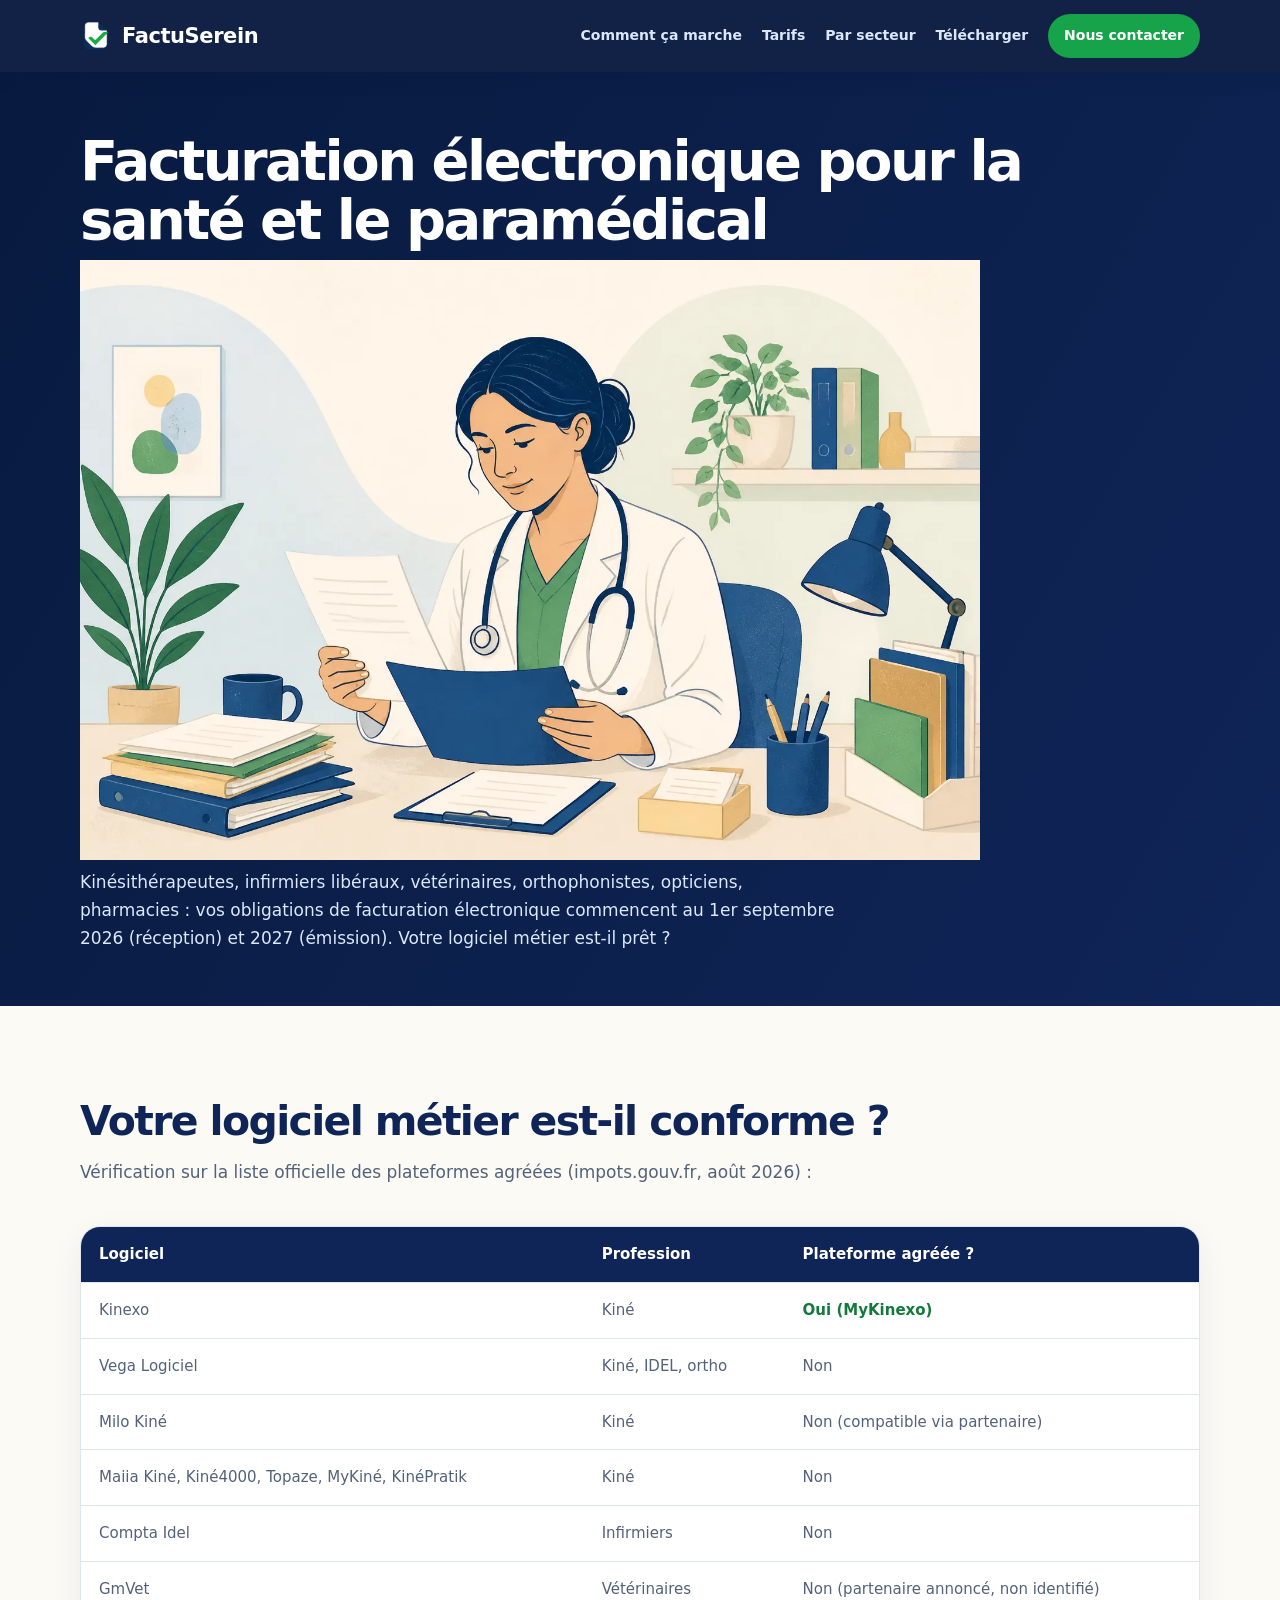
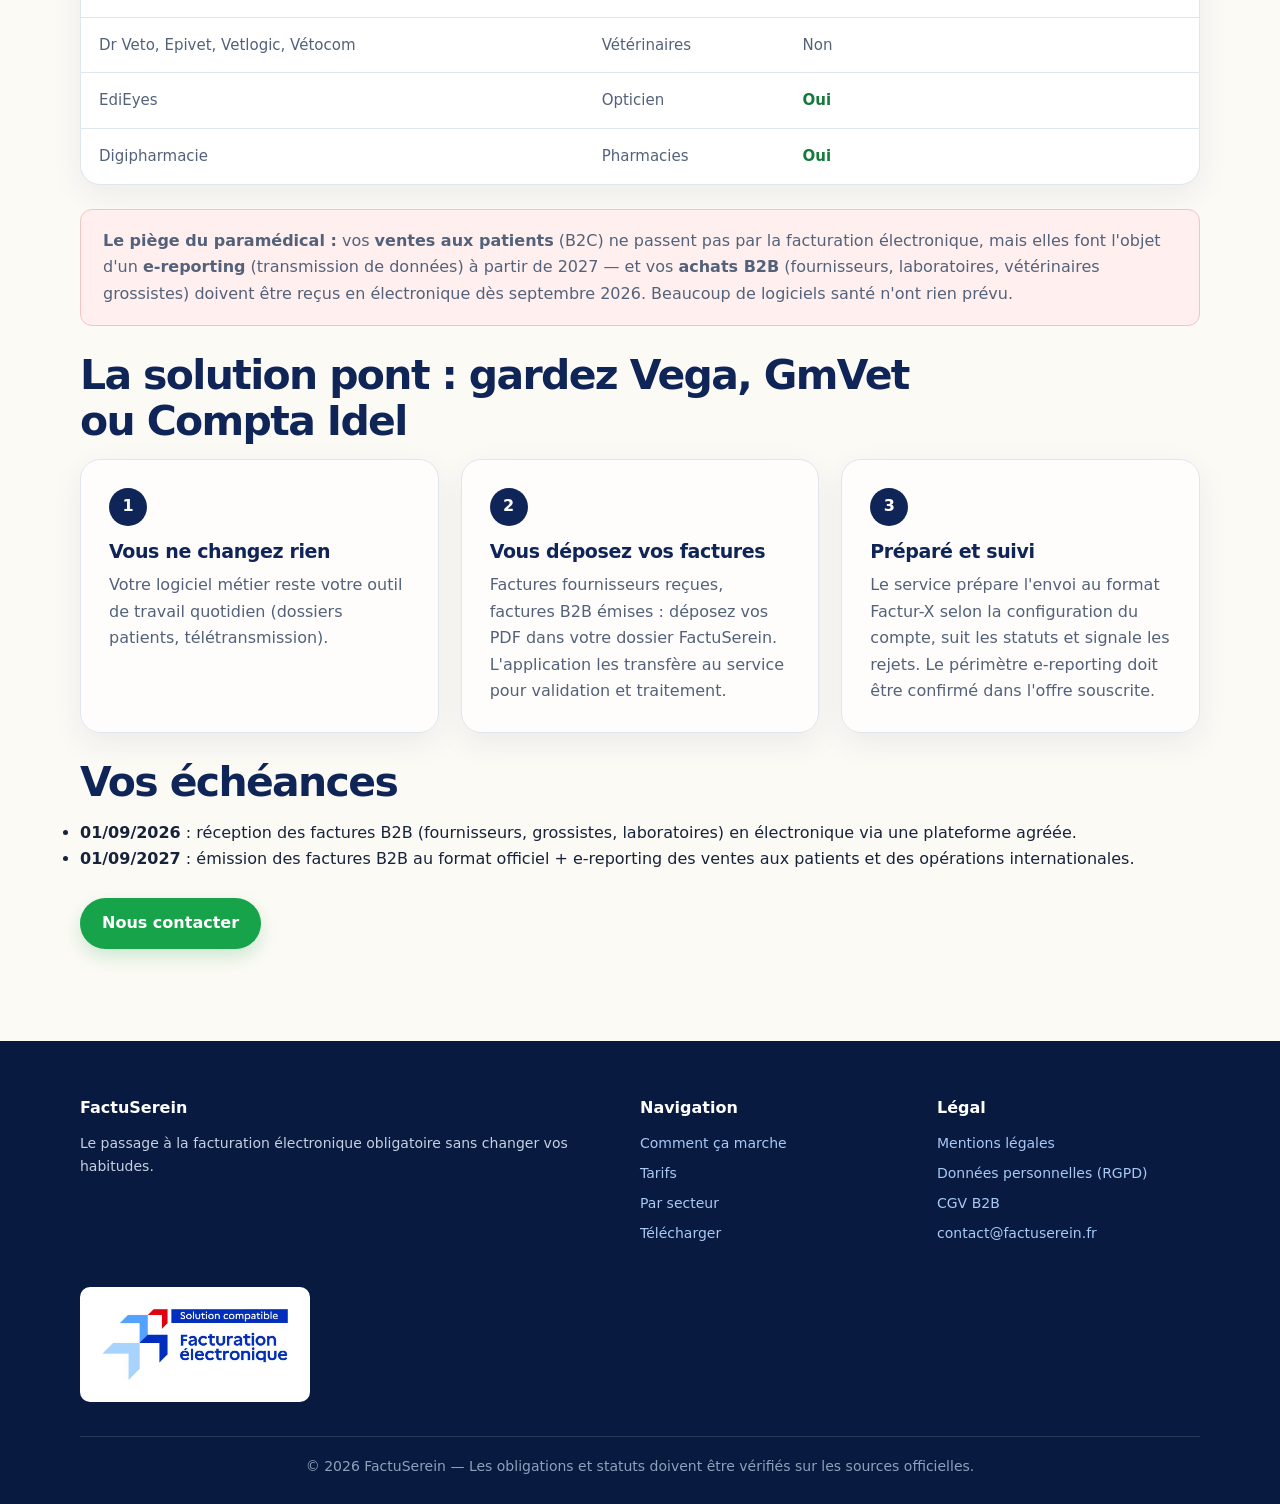
<file: secteurs/sante.html>
<!DOCTYPE html>
<html lang="fr">
<head>
  <meta charset="UTF-8">
  <meta name="viewport" content="width=device-width, initial-scale=1.0">
  <title>Facturation électronique santé et paramédical | FactuSerein</title>
  <link rel="icon" type="image/png" sizes="32x32" href="../assets/img/favicon-32x32.png">
<link rel="manifest" href="../assets/img/site.webmanifest">
  <link rel="apple-touch-icon" href="../assets/img/apple-touch-icon.png">
  <meta property="og:title" content="Facturation électronique kiné & infirmier">
  <meta property="og:description" content="Facturation électronique B2B pour les professionnels de santé : garder son logiciel, préparer ses factures et suivre le traitement.">
  <meta property="og:type" content="website">
  <meta property="og:locale" content="fr_FR">
  <meta property="og:image" content="https://factuserein.fr/assets/img/og-factuserein.png">
  <meta property="og:url" content="https://factuserein.fr/secteurs/sante.html">
  <meta name="twitter:card" content="summary_large_image">
  <link rel="canonical" href="https://factuserein.fr/secteurs/sante.html">
  <meta name="description" content="Facturation électronique B2B pour kinés, infirmiers et vétérinaires : gardez votre logiciel, préparez vos PDF et suivez leur traitement.">
  <link rel="stylesheet" href="../assets/css/style.css">
</head>
<body>

<header class="site-header">
  <div class="container">
    <a href="../index.html" class="brand"><img class="logo" src="../assets/img/logo.png" alt="Logo FactuSerein" width="30" height="30" loading="eager"> FactuSerein</a>
    <button class="menu-toggle" aria-label="Ouvrir le menu" aria-expanded="false">☰</button>
    <nav class="main-nav">
      <a href="../index.html#comment">Comment ça marche</a>
      <a href="../tarifs.html">Tarifs</a>
      <a href="../index.html#secteurs">Par secteur</a>
      <a href="../outils/telecharger.html">Télécharger</a>
      <a href="../index.html#contact" class="cta">Nous contacter</a>
    </nav>
  </div>
</header>

<section class="page-titre">
  <div class="container">
    <h1>Facturation électronique pour la santé et le paramédical</h1>
    <img class="illu-banniere" src="../assets/img/sante-premium.webp" alt="Facturation électronique pour la santé et le paramédical" width="900" height="874" loading="lazy">
    <p>Kinésithérapeutes, infirmiers libéraux, vétérinaires, orthophonistes, opticiens, pharmacies : vos obligations de facturation électronique commencent au 1er septembre 2026 (réception) et 2027 (émission). Votre logiciel métier est-il prêt ?</p>
  </div>
</section>

<section class="section">
  <div class="container">
    <h2>Votre logiciel métier est-il conforme ?</h2>
    <p class="sous-titre">Vérification sur la liste officielle des plateformes agréées (impots.gouv.fr, août 2026) :</p>
    <table>
      <thead>
        <tr><th>Logiciel</th><th>Profession</th><th>Plateforme agréée ?</th></tr>
      </thead>
      <tbody>
        <tr><td>Kinexo</td><td>Kiné</td><td class="ok">Oui (MyKinexo)</td></tr>
        <tr><td>Vega Logiciel</td><td>Kiné, IDEL, ortho</td><td class="non">Non</td></tr>
        <tr><td>Milo Kiné</td><td>Kiné</td><td class="non">Non (compatible via partenaire)</td></tr>
        <tr><td>Maiia Kiné, Kiné4000, Topaze, MyKiné, KinéPratik</td><td>Kiné</td><td class="non">Non</td></tr>
        <tr><td>Compta Idel</td><td>Infirmiers</td><td class="non">Non</td></tr>
        <tr><td>GmVet</td><td>Vétérinaires</td><td class="non">Non (partenaire annoncé, non identifié)</td></tr>
        <tr><td>Dr Veto, Epivet, Vetlogic, Vétocom</td><td>Vétérinaires</td><td class="non">Non</td></tr>
        <tr><td>EdiEyes</td><td>Opticien</td><td class="ok">Oui</td></tr>
        <tr><td>Digipharmacie</td><td>Pharmacies</td><td class="ok">Oui</td></tr>
      </tbody>
    </table>
    <div class="encart rouge marge">
      <strong>Le piège du paramédical :</strong> vos <strong>ventes aux patients</strong> (B2C) ne passent pas par la facturation électronique, mais elles font l'objet d'un <strong>e-reporting</strong> (transmission de données) à partir de 2027 — et vos <strong>achats B2B</strong> (fournisseurs, laboratoires, vétérinaires grossistes) doivent être reçus en électronique dès septembre 2026. Beaucoup de logiciels santé n'ont rien prévu.
    </div>

    <h2 class="marge">La solution pont : gardez Vega, GmVet ou Compta Idel</h2>
    <div class="grille grille-3">
      <div class="carte">
        <div class="num">1</div>
        <h3>Vous ne changez rien</h3>
        <p>Votre logiciel métier reste votre outil de travail quotidien (dossiers patients, télétransmission).</p>
      </div>
      <div class="carte">
        <div class="num">2</div>
        <h3>Vous déposez vos factures</h3>
        <p>Factures fournisseurs reçues, factures B2B émises : déposez vos PDF dans votre dossier FactuSerein. L'application les transfère au service pour validation et traitement.</p>
      </div>
      <div class="carte">
        <div class="num">3</div>
        <h3>Préparé et suivi</h3>
        <p>Le service prépare l'envoi au format Factur-X selon la configuration du compte, suit les statuts et signale les rejets. Le périmètre e-reporting doit être confirmé dans l'offre souscrite.</p>
      </div>
    </div>

    <h2 class="marge">Vos échéances</h2>
    <ul>
      <li><strong>01/09/2026</strong> : réception des factures B2B (fournisseurs, grossistes, laboratoires) en électronique via une plateforme agréée.</li>
      <li><strong>01/09/2027</strong> : émission des factures B2B au format officiel + e-reporting des ventes aux patients et des opérations internationales.</li>
    </ul>
    <p class="marge"><a href="../index.html#contact" class="btn btn-vert">Nous contacter</a></p>
  </div>
</section>

<footer class="site-footer">
  <div class="container">
    <div>
      <h4>FactuSerein</h4>
      <p>Le passage à la facturation électronique obligatoire sans changer vos habitudes.</p>
    </div>
    <div>
      <h4>Navigation</h4>
      <a href="../index.html#comment">Comment ça marche</a>
      <a href="../tarifs.html">Tarifs</a>
      <a href="../index.html#secteurs">Par secteur</a>
      <a href="../outils/telecharger.html">Télécharger</a>
    </div>
    <div>
      <h4>Légal</h4>
      <a href="../legal/mentions-legales.html">Mentions légales</a>
      <a href="../legal/rgpd.html">Données personnelles (RGPD)</a>
      <a href="../legal/cgv.html">CGV B2B</a>
      <a href="mailto:contact@factuserein.fr">contact@factuserein.fr</a>
    </div>
    <img class="logo-officiel" src="../assets/img/solution-compatible.png" alt="Logo Solution compatible — Facturation électronique" width="230" height="107" loading="lazy">
    <p class="mentions">© <span class="js-annee">2026</span> FactuSerein — Les obligations et statuts doivent être vérifiés sur les sources officielles.</p>
  </div>
</footer>

<script src="../assets/js/main.js"></script>
</body>
</html>
</file>
<file: assets/css/style.css>
/* ============================================================
   FactuSerein — design system
   Direction : sereine, humaine, éditoriale, pensée pour les TPE
   ============================================================ */

:root {
  --navy-950: #081a3f;
  --navy-900: #0f2557;
  --navy-700: #28457d;
  --green-700: #147a3b;
  --green-600: #16a34a;
  --green-100: #e9f7ee;
  --blue-050: #f2f6fd;
  --blue-100: #e8f0fb;
  --cream: #fcfaf5;
  --white: #ffffff;
  --ink: #17233b;
  --muted: #53627a;
  --line: #dfe6ef;
  --amber-100: #fff4d9;
  --amber-700: #8b5b13;
  --red-700: #b42318;
  --radius-sm: 12px;
  --radius-md: 20px;
  --radius-lg: 28px;
  --shadow-soft: 0 10px 30px rgba(15, 37, 87, .07);
  --shadow-lift: 0 18px 45px rgba(15, 37, 87, .12);
  --max-width: 1120px;
}

* { box-sizing: border-box; margin: 0; padding: 0; }
html { scroll-behavior: smooth; }
body {
  background: var(--cream);
  color: var(--ink);
  font-family: Inter, ui-sans-serif, system-ui, -apple-system, "Segoe UI", Roboto, Arial, sans-serif;
  font-size: 16px;
  line-height: 1.65;
  text-rendering: optimizeLegibility;
}
img { max-width: 100%; height: auto; }
a { color: var(--navy-900); }
a:hover { color: var(--green-700); }
:focus-visible { outline: 3px solid #f0b94a; outline-offset: 3px; }

.container { width: min(var(--max-width), calc(100% - 40px)); margin: 0 auto; }

/* Header */
.site-header {
  position: sticky;
  top: 0;
  z-index: 50;
  background: rgba(8, 26, 63, .96);
  color: var(--white);
  box-shadow: 0 4px 18px rgba(8, 26, 63, .18);
  backdrop-filter: blur(12px);
}
.site-header .container { min-height: 72px; display: flex; align-items: center; justify-content: space-between; gap: 20px; }
.brand { display: flex; align-items: center; gap: 10px; color: var(--white); text-decoration: none; font-size: 21px; font-weight: 800; letter-spacing: -.02em; }
.brand .logo { width: 32px; height: 32px; border-radius: 9px; display: block; }
.main-nav { display: flex; align-items: center; justify-content: flex-end; gap: 20px; flex-wrap: wrap; }
.main-nav a { color: #dbe7fb; text-decoration: none; font-size: 14px; font-weight: 600; }
.main-nav a:hover { color: var(--white); }
.main-nav .cta { padding: 10px 16px; background: var(--green-600); border-radius: 999px; color: var(--white); }
.main-nav .cta:hover { background: var(--green-700); }
.menu-toggle { display: none; border: 0; background: transparent; color: var(--white); font-size: 27px; cursor: pointer; }

/* Shared buttons */
.btn { display: inline-flex; align-items: center; justify-content: center; min-height: 48px; padding: 12px 22px; border: 0; border-radius: 999px; cursor: pointer; font: inherit; font-weight: 800; text-align: center; text-decoration: none; transition: transform .18s ease, background .18s ease, box-shadow .18s ease; }
.btn:hover { transform: translateY(-2px); }
.btn-vert { background: var(--green-600); color: var(--white); box-shadow: 0 8px 18px rgba(22, 163, 74, .2); }
.btn-vert:hover { background: var(--green-700); color: var(--white); }
.btn-blanc { background: var(--white); color: var(--navy-900); border: 1px solid var(--line); }
.btn-blanc:hover { background: var(--blue-050); color: var(--navy-900); }
.btn-outline { background: transparent; color: var(--navy-900); border: 2px solid var(--navy-900); }
.btn-outline:hover { background: var(--blue-100); color: var(--navy-900); }

/* Hero */
.hero { overflow: hidden; padding: 78px 0 72px; background: linear-gradient(120deg, var(--green-100) 0%, var(--blue-050) 58%, var(--cream) 100%); }
.hero .container { display: grid; grid-template-columns: minmax(0, 1.03fr) minmax(390px, .97fr); align-items: center; gap: 64px; }
.hero h1 { max-width: 650px; margin: 18px 0; color: var(--navy-950); font-size: clamp(2.35rem, 5vw, 4.25rem); line-height: 1.04; letter-spacing: -.055em; }
.hero p.lead { max-width: 600px; margin-bottom: 28px; color: var(--muted); font-size: 19px; }
.badge-urgence { display: inline-flex; max-width: 100%; padding: 7px 13px; border: 1px solid #b7dfc4; border-radius: 999px; background: rgba(255,255,255,.72); color: var(--green-700); font-size: 13px; font-weight: 800; }
.hero-actions { display: flex; flex-wrap: wrap; gap: 12px; }
.hero-confiance { overflow: hidden; padding: 0 0 26px; border: 1px solid rgba(15, 37, 87, .1); border-radius: var(--radius-lg); background: rgba(255,255,255,.74); box-shadow: var(--shadow-lift); }
.hero-confiance .illu-hero { display: block; width: 100%; max-width: none; margin: 0; border-radius: var(--radius-lg) var(--radius-lg) 0 0; }
.hero-confiance-label, .hero-confiance h2, .hero-confiance > p:not(.hero-confiance-label), .hero-confiance-tags { margin-left: 28px; margin-right: 28px; }
.hero-confiance-label { margin-top: 24px; color: var(--green-700); font-size: 12px; font-weight: 900; letter-spacing: .1em; text-transform: uppercase; }
.hero-confiance h2 { margin-top: 7px; color: var(--navy-900); font-size: 25px; line-height: 1.2; letter-spacing: -.025em; }
.hero-confiance > p:not(.hero-confiance-label) { margin-top: 8px; color: var(--muted); }
.hero-confiance-tags { display: flex; flex-wrap: wrap; gap: 8px; margin-top: 20px; }
.hero-confiance-tags span { padding: 6px 10px; border-radius: 999px; background: var(--blue-100); color: var(--navy-900); font-size: 12px; font-weight: 800; }
.trust-strip { border-bottom: 1px solid var(--line); background: var(--white); }
.trust-strip .container { display: flex; justify-content: center; flex-wrap: wrap; gap: 12px 38px; padding: 18px 0; color: var(--navy-900); font-size: 14px; font-weight: 800; }

/* Sections and content */
.section { padding: 92px 0; }
.section.alt { background: var(--white); border-top: 1px solid var(--line); border-bottom: 1px solid var(--line); }
.section h2 { max-width: 850px; margin-bottom: 14px; color: var(--navy-900); font-size: clamp(1.9rem, 3.2vw, 2.65rem); line-height: 1.13; letter-spacing: -.04em; }
.section .sous-titre { max-width: 740px; margin-bottom: 40px; color: var(--muted); font-size: 17px; }
.app-preview { max-width: 920px; margin: 0 auto 42px; padding: 10px; border: 1px solid var(--line); border-radius: var(--radius-lg); background: var(--white); box-shadow: var(--shadow-lift); }
.app-preview img { display: block; width: 100%; height: auto; border-radius: 20px; }
.app-preview figcaption { padding: 12px 14px 4px; color: var(--muted); font-size: 13px; text-align: center; }
.app-carousel-section { max-width: 1040px; margin: 92px auto 0; }
.app-carousel-heading { display: flex; align-items: end; justify-content: space-between; gap: 28px; margin-bottom: 28px; }
.app-carousel-heading h2 { margin-bottom: 12px; }
.app-carousel-heading .sous-titre { margin-bottom: 0; }
.eyebrow { margin-bottom: 8px; color: var(--green-700); font-size: 12px; font-weight: 900; letter-spacing: .1em; text-transform: uppercase; }
.capture-badge { flex: 0 0 auto; padding: 8px 13px; border: 1px solid #b7dfc4; border-radius: 999px; background: var(--green-100); color: var(--green-700); font-size: 12px; font-weight: 800; white-space: nowrap; }
.app-carousel { overflow: hidden; padding: 14px; border: 1px solid #d5e0ee; border-radius: var(--radius-lg); background: var(--navy-950); box-shadow: var(--shadow-lift); }
.app-carousel-viewport { position: relative; min-width: 0; height: clamp(300px, 56vw, 720px); overflow: hidden; }
.app-slide { position: absolute; inset: 0; display: none; grid-template-rows: minmax(0, 1fr) 50px; margin: 0; }
.app-slide.is-active { display: block; animation: carousel-in .22s ease-out; }
.app-slide.is-active { display: grid; }
.app-slide img { display: block; width: 100%; height: 100%; min-height: 0; border-radius: 18px; background: #eef3fa; object-fit: contain; }
.app-slide figcaption { display: flex; align-items: center; justify-content: center; height: 50px; overflow: hidden; padding: 8px; color: #dbe7fb; font-size: 14px; line-height: 1.3; text-align: center; }
.app-slide figcaption strong { color: var(--white); }
.app-carousel-controls { display: grid; grid-template-columns: minmax(124px, 1fr) auto minmax(124px, 1fr); align-items: center; gap: 20px; padding: 18px 8px 4px; }
.carousel-arrow { display: inline-flex; align-items: center; justify-content: center; justify-self: start; gap: 8px; min-width: 124px; height: 46px; min-height: 46px; padding: 0 15px; border: 1px solid rgba(255,255,255,.24); border-radius: 14px; background: rgba(255,255,255,.11); color: var(--white); cursor: pointer; font: inherit; font-size: 13px; font-weight: 800; line-height: 1; transition: transform .18s ease, background .18s ease, border-color .18s ease, box-shadow .18s ease, color .18s ease; }
.carousel-arrow[data-carousel-next] { justify-self: end; }
.carousel-arrow svg { width: 19px; height: 19px; flex: 0 0 auto; fill: none; stroke: currentColor; stroke-linecap: round; stroke-linejoin: round; stroke-width: 2.4; }
.carousel-arrow:hover { border-color: rgba(255,255,255,.75); background: var(--white); color: var(--navy-900); box-shadow: 0 8px 18px rgba(0,0,0,.18); transform: translateY(-1px); }
.carousel-arrow:active { transform: translateY(0); box-shadow: none; }
.carousel-arrow:focus-visible { outline-color: #f0b94a; outline-offset: 4px; }
.carousel-dots { display: flex; align-items: center; justify-content: center; gap: 9px; flex-wrap: wrap; }
.carousel-dot { width: 10px; height: 10px; min-height: 10px; padding: 0; border: 0; border-radius: 50%; background: #9bb1d0; cursor: pointer; }
.carousel-dot.is-active { width: 28px; border-radius: 999px; background: var(--green-600); }
@keyframes carousel-in { from { opacity: .55; transform: translateY(5px); } to { opacity: 1; transform: translateY(0); } }
.grille { display: grid; gap: 22px; }
.grille-3 { grid-template-columns: repeat(3, minmax(0, 1fr)); }
.grille-2 { grid-template-columns: repeat(2, minmax(0, 1fr)); }
.carte { min-width: 0; padding: 28px; border: 1px solid var(--line); border-radius: var(--radius-md); background: var(--white); box-shadow: var(--shadow-soft); }
.section:not(.alt) .carte { background: rgba(255,255,255,.68); }
.carte h3 { margin-bottom: 9px; color: var(--navy-900); font-size: 19px; line-height: 1.25; letter-spacing: -.02em; }
.carte p { color: var(--muted); }
.carte .num { display: flex; align-items: center; justify-content: center; width: 38px; height: 38px; margin: 0 0 14px; border-radius: 50%; background: var(--navy-900); color: var(--white); font-weight: 900; }
.carte ul { margin-top: 14px; list-style: none; }
.carte li { position: relative; padding: 6px 0 6px 26px; color: var(--muted); }
.carte li::before { content: "✓"; position: absolute; left: 0; color: var(--green-700); font-weight: 900; }
.carte li.non::before { content: "×"; color: var(--red-700); }
.ok { color: var(--green-700); font-weight: 800; }
.marge { margin-top: 26px; }

/* Illustrations */
.illu { display: block; width: 100%; height: 190px; margin: -4px 0 22px; border-radius: var(--radius-sm); object-fit: cover; }
.illu-hero { display: block; width: 100%; height: auto; }
.illu-carte { display: block; width: calc(100% + 56px); height: 205px; max-width: none; margin: -28px -28px 24px; border-radius: var(--radius-md) var(--radius-md) 0 0; object-fit: cover; }
.illu-securite { display: block; width: min(420px, 100%); margin: 24px auto 0; border-radius: var(--radius-md); }

/* Pricing, tables, FAQ */
.prix { margin: 9px 0 5px; color: var(--navy-900) !important; font-size: 44px; font-weight: 900; letter-spacing: -.05em; }
.prix span { color: var(--muted); font-size: 16px; font-weight: 500; letter-spacing: 0; }
.entretien { color: var(--muted); font-size: 13px; }
.carte.mise-en-avant { border: 2px solid var(--green-600); box-shadow: 0 16px 38px rgba(22, 163, 74, .13); }
.etiquette { display: inline-block; margin: -2px 0 12px; padding: 5px 11px; border-radius: 999px; background: var(--green-600); color: var(--white); font-size: 12px; font-weight: 900; }
table { width: 100%; overflow: hidden; border: 1px solid var(--line); border-radius: var(--radius-md); border-collapse: separate; border-spacing: 0; background: var(--white); box-shadow: var(--shadow-soft); }
th, td { padding: 15px 18px; border-bottom: 1px solid var(--line); text-align: left; font-size: 15px; vertical-align: top; }
th { background: var(--navy-900); color: var(--white); font-weight: 800; }
tr:last-child td { border-bottom: 0; }
td { color: var(--muted); }
.faq details { margin-bottom: 12px; padding: 18px 22px; border: 1px solid var(--line); border-radius: var(--radius-sm); background: var(--white); }
.faq summary { color: var(--navy-900); cursor: pointer; font-weight: 800; }
.faq details p { margin-top: 12px; color: var(--muted); }
.encart { margin: 24px 0; padding: 18px 22px; border: 1px solid #bfd5f3; border-radius: var(--radius-sm); background: var(--blue-100); color: var(--muted); }
.encart.vert { border-color: #b7dfc4; background: var(--green-100); }
.encart.rouge { border-color: #f1c4c1; background: #fff0ef; }

/* Internal page title and CTA */
.page-titre { padding: 60px 0 54px; background: linear-gradient(120deg, var(--navy-950), var(--navy-900)); color: var(--white); }
.page-titre h1 { margin-bottom: 10px; color: var(--white); font-size: clamp(2.2rem, 5vw, 3.5rem); line-height: 1.05; letter-spacing: -.045em; }
.page-titre p { max-width: 760px; color: #dbe7fb; font-size: 17px; }
.cta-final { padding: 70px 24px; border-radius: var(--radius-lg); background: linear-gradient(130deg, var(--navy-900), #1d4e89); color: var(--white); text-align: center; box-shadow: var(--shadow-lift); }
.cta-final h2 { margin-bottom: 12px; color: var(--white); font-size: clamp(2rem, 4vw, 2.8rem); }
.cta-final p { max-width: 620px; margin: 0 auto 26px; color: #dbe7fb; }
.contact-card { max-width: 920px; margin: 0 auto; padding: clamp(34px, 6vw, 64px) clamp(22px, 6vw, 76px); border: 1px solid var(--line); background: var(--white); color: var(--ink); box-shadow: var(--shadow-lift); }
.contact-card h2 { color: var(--navy-900); }
.contact-card > p { color: var(--muted); }
.contact-card form { max-width: 560px; margin: 28px auto 0; text-align: left; }
.contact-card form button { width: 100%; margin-top: 16px; }
.contact-card #c-statut { margin-top: 10px; color: var(--muted); font-size: 13px; text-align: center; }
.download-layout { display: grid; grid-template-columns: minmax(0, .92fr) minmax(0, 1.08fr); align-items: center; gap: clamp(24px, 5vw, 56px); max-width: 1100px; margin: 0 auto; }
.download-visual { width: 100%; max-width: 560px; height: auto; margin: 0 auto; border-radius: var(--radius-md); box-shadow: var(--shadow-soft); }
.download-card { width: 100%; max-width: none; margin: 0; padding: clamp(32px, 6vw, 58px) clamp(22px, 6vw, 72px); border: 1px solid #d5e0ee; background: var(--white); color: var(--ink); box-shadow: 0 18px 44px rgba(15, 37, 87, .1); }
.download-card h2 { color: var(--navy-900); }
.download-card > p { color: var(--muted); }
.download-card .download-button { min-height: 54px; padding: 14px 30px; font-size: 18px; }
.download-card .download-hash { max-width: 700px; margin-bottom: 0; color: #66758b; font-size: 13px; overflow-wrap: anywhere; }

/* Forms */
form label { display: block; margin: 15px 0 5px; color: inherit; font-weight: 800; }
form input, form select, form textarea { width: 100%; padding: 13px 14px; border: 1px solid rgba(15,37,87,.18); border-radius: var(--radius-sm); background: var(--white); color: var(--ink); font: inherit; }
form input:focus, form select:focus, form textarea:focus { outline: 3px solid rgba(240,185,74,.6); border-color: var(--navy-700); }

/* Footer */
.site-footer { padding: 54px 0 26px; background: var(--navy-950); color: #c5d0e2; font-size: 14px; }
.site-footer .container { display: grid; grid-template-columns: 2fr 1fr 1fr; gap: 34px; }
.site-footer h4 { margin-bottom: 11px; color: var(--white); font-size: 16px; }
.site-footer a { display: block; margin-bottom: 7px; color: #a9c8f4; text-decoration: none; }
.site-footer a:hover { color: var(--white); text-decoration: underline; }
.site-footer .logo-officiel { width: 230px; max-width: 100%; height: auto; align-self: center; padding: 8px; box-sizing: border-box; border-radius: 10px; background: #fff; }
.site-footer .mentions { grid-column: 1 / -1; padding-top: 18px; border-top: 1px solid rgba(255,255,255,.13); color: #8ea0ba; text-align: center; }

@media (max-width: 900px) {
  .hero { padding: 56px 0; }
  .hero .container { grid-template-columns: 1fr; gap: 36px; }
  .hero h1 { font-size: clamp(2.35rem, 10vw, 3.5rem); }
  .hero-confiance { max-width: 680px; }
  .download-layout { grid-template-columns: 1fr; gap: 28px; }
  .download-visual { max-width: 560px; }
  .app-carousel-heading { display: block; }
  .capture-badge { display: inline-block; margin-top: 18px; }
  .grille-3, .grille-2 { grid-template-columns: 1fr; }
  .section { padding: 68px 0; }
  .site-footer .container { grid-template-columns: 1fr 1fr; }
  .main-nav { display: none; position: absolute; top: 72px; right: 20px; left: 20px; align-items: stretch; flex-direction: column; gap: 0; padding: 10px; border: 1px solid rgba(255,255,255,.12); border-radius: var(--radius-sm); background: var(--navy-950); box-shadow: var(--shadow-lift); }
  .main-nav.ouvert { display: flex; }
  .main-nav a { padding: 10px 12px; }
  .menu-toggle { display: block; }
}
@media (max-width: 600px) {
  .container { width: min(var(--max-width), calc(100% - 28px)); }
  .site-header .container { min-height: 64px; }
  .main-nav { top: 64px; right: 14px; left: 14px; }
  .trust-strip .container { justify-content: flex-start; gap: 8px 20px; }
  .trust-strip .container span { font-size: 13px; }
  .carte { padding: 22px; }
  .illu-carte { width: calc(100% + 44px); height: 190px; margin: -22px -22px 22px; }
  .illu { height: 180px; }
  .download-visual { height: auto; }
  .app-carousel-section { margin-top: 68px; }
  .app-carousel { padding: 8px; border-radius: var(--radius-md); }
  .app-carousel-viewport { height: clamp(270px, 70vw, 520px); }
  .app-slide img { border-radius: 12px; }
  .app-carousel-controls { grid-template-columns: 48px minmax(0, 1fr) 48px; gap: 10px; padding: 14px 2px 2px; }
  .carousel-arrow { width: 46px; min-width: 46px; padding: 0; border-radius: 13px; }
  .carousel-arrow-label { position: absolute; width: 1px; height: 1px; padding: 0; margin: -1px; overflow: hidden; clip: rect(0, 0, 0, 0); white-space: nowrap; border: 0; }
  .page-titre { padding: 46px 0 40px; }
  table { display: block; overflow-x: auto; white-space: normal; }
  th, td { min-width: 170px; padding: 12px 14px; }
  .site-footer .container { grid-template-columns: 1fr; }
  .site-footer .logo-officiel, .site-footer .mentions { grid-column: auto; }
}
</file>
